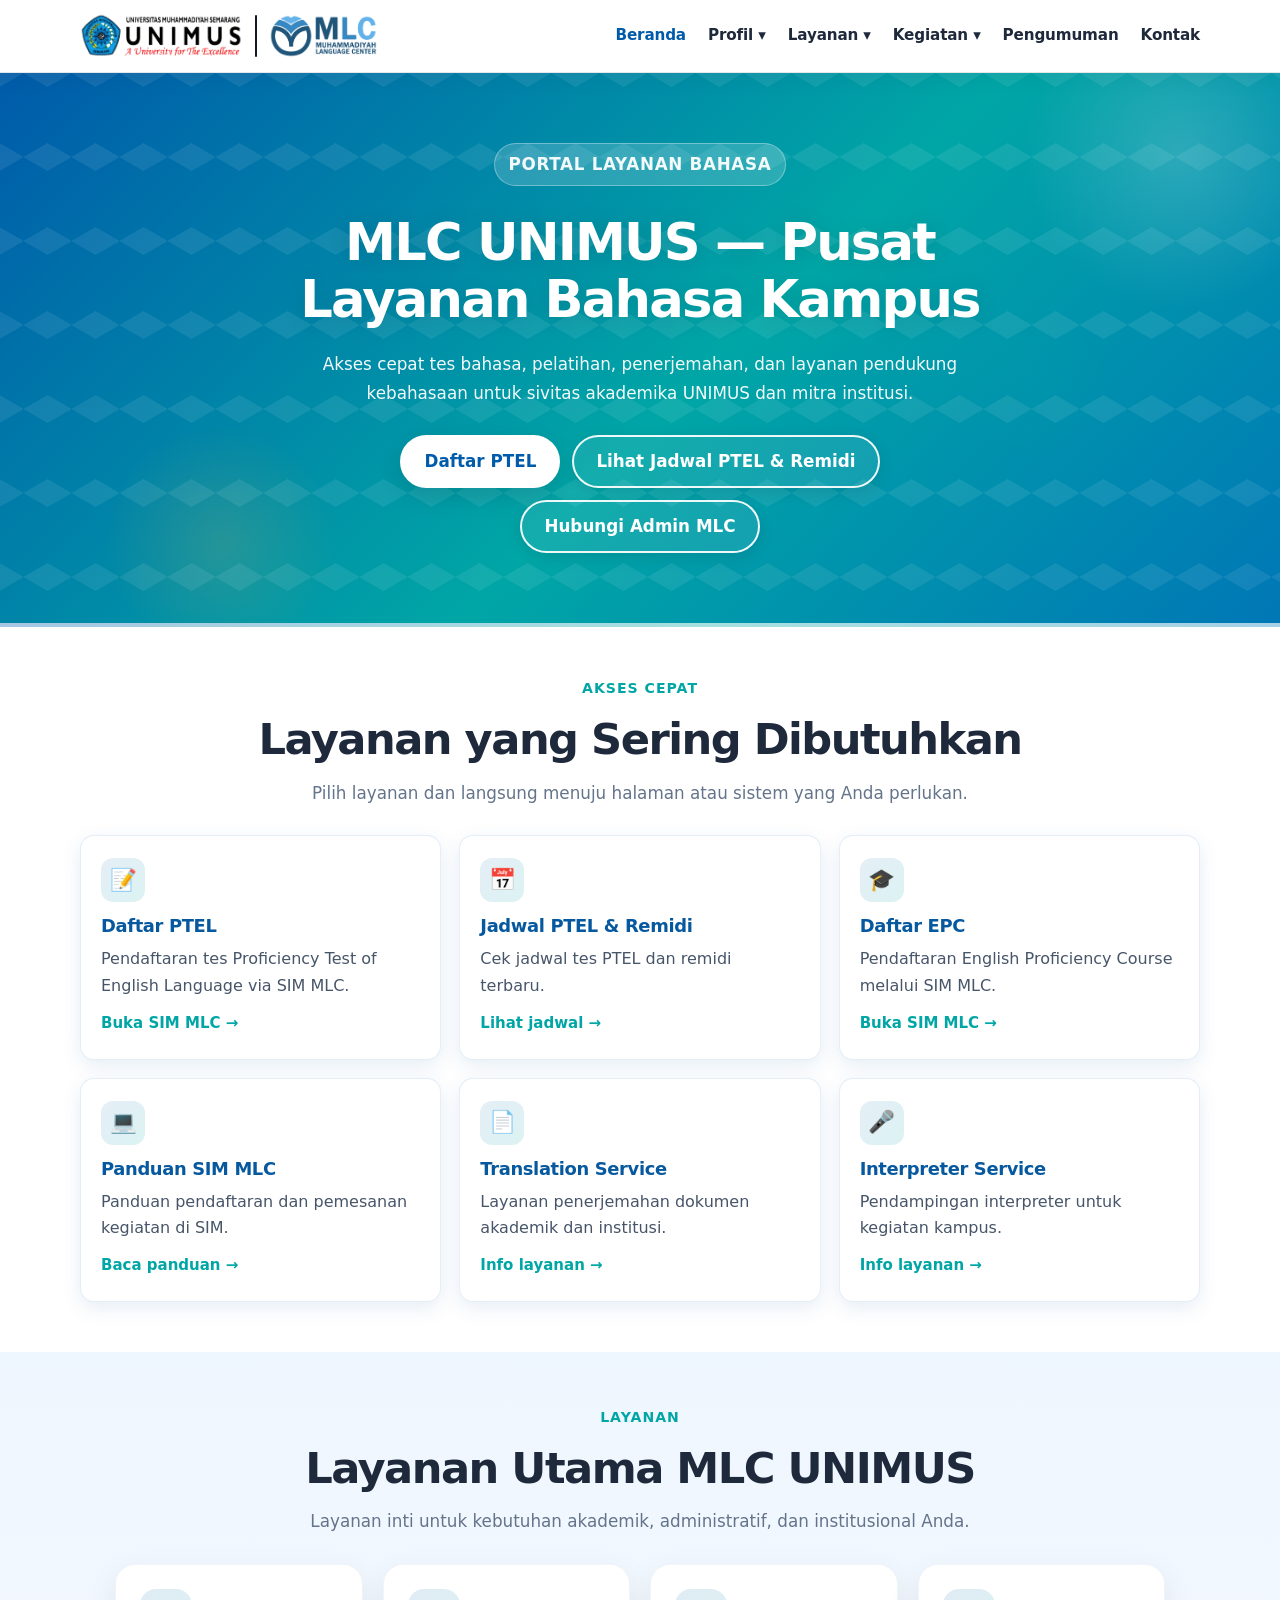
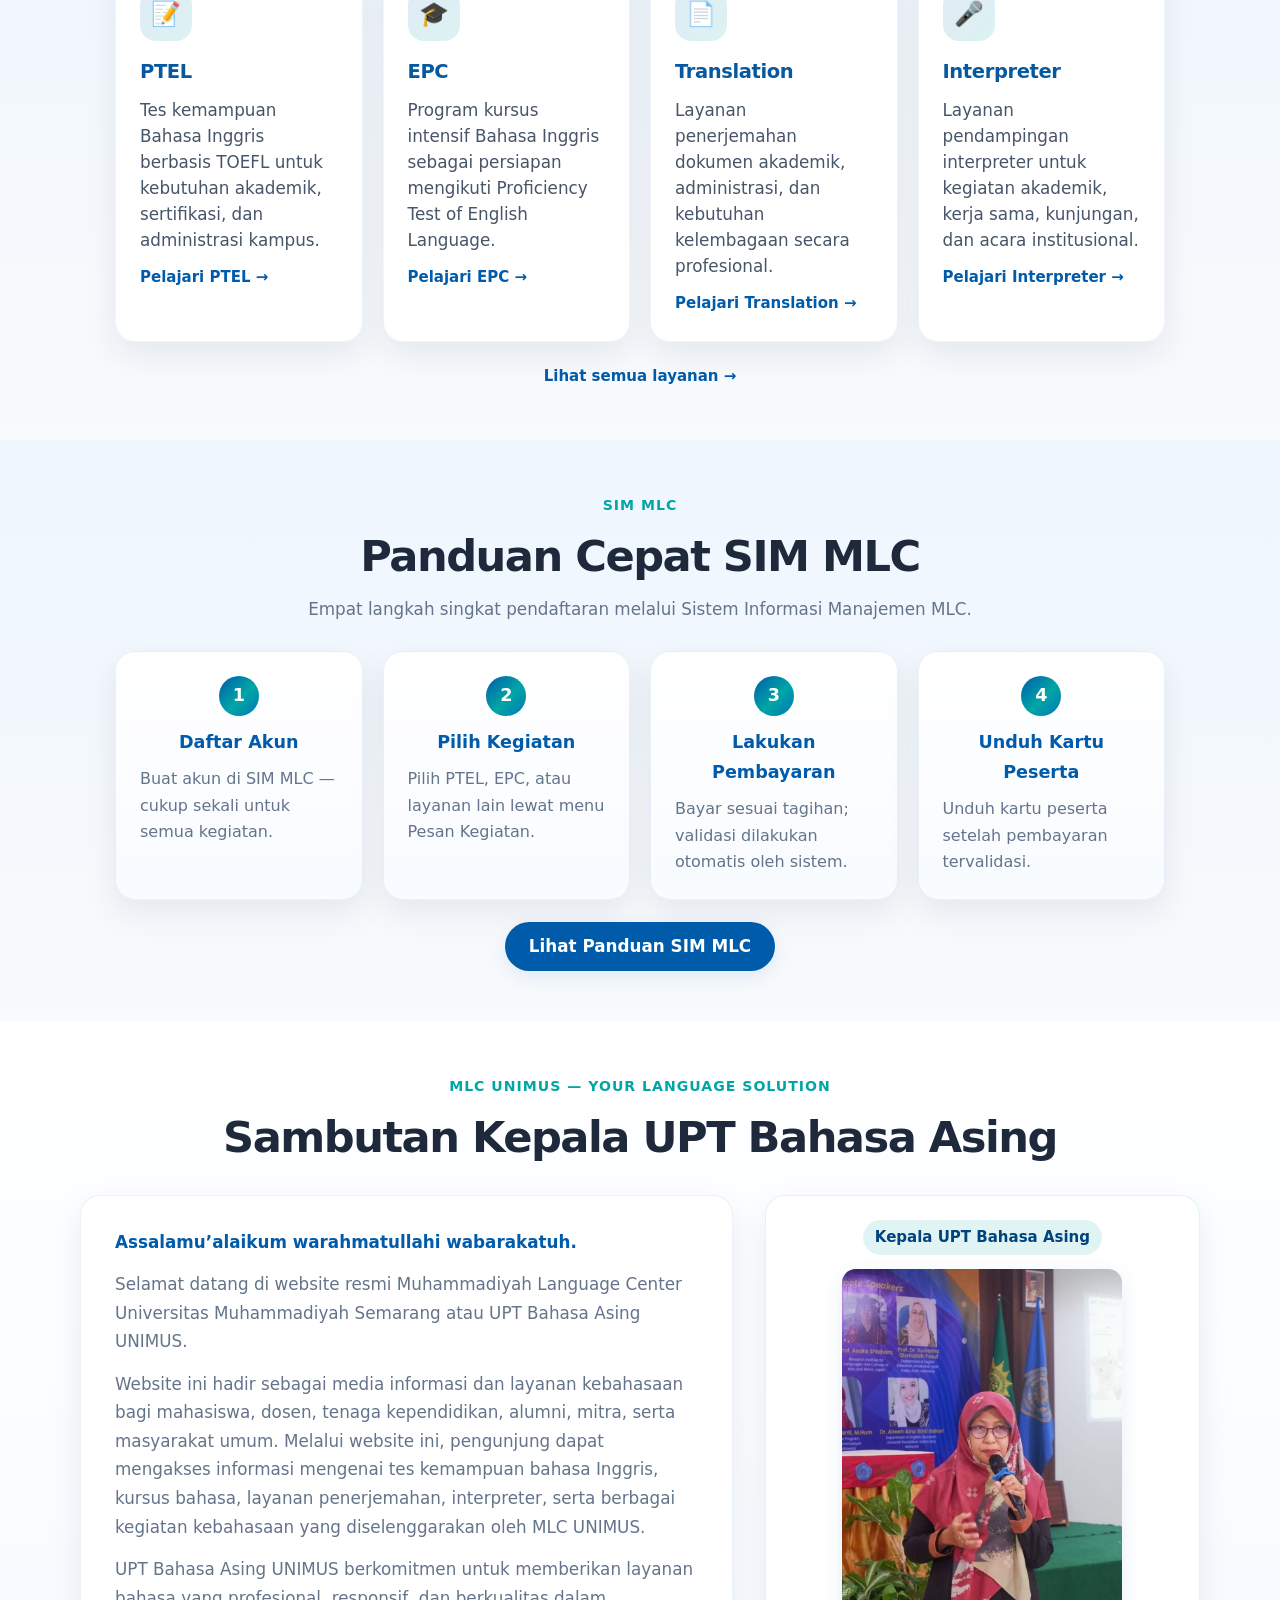
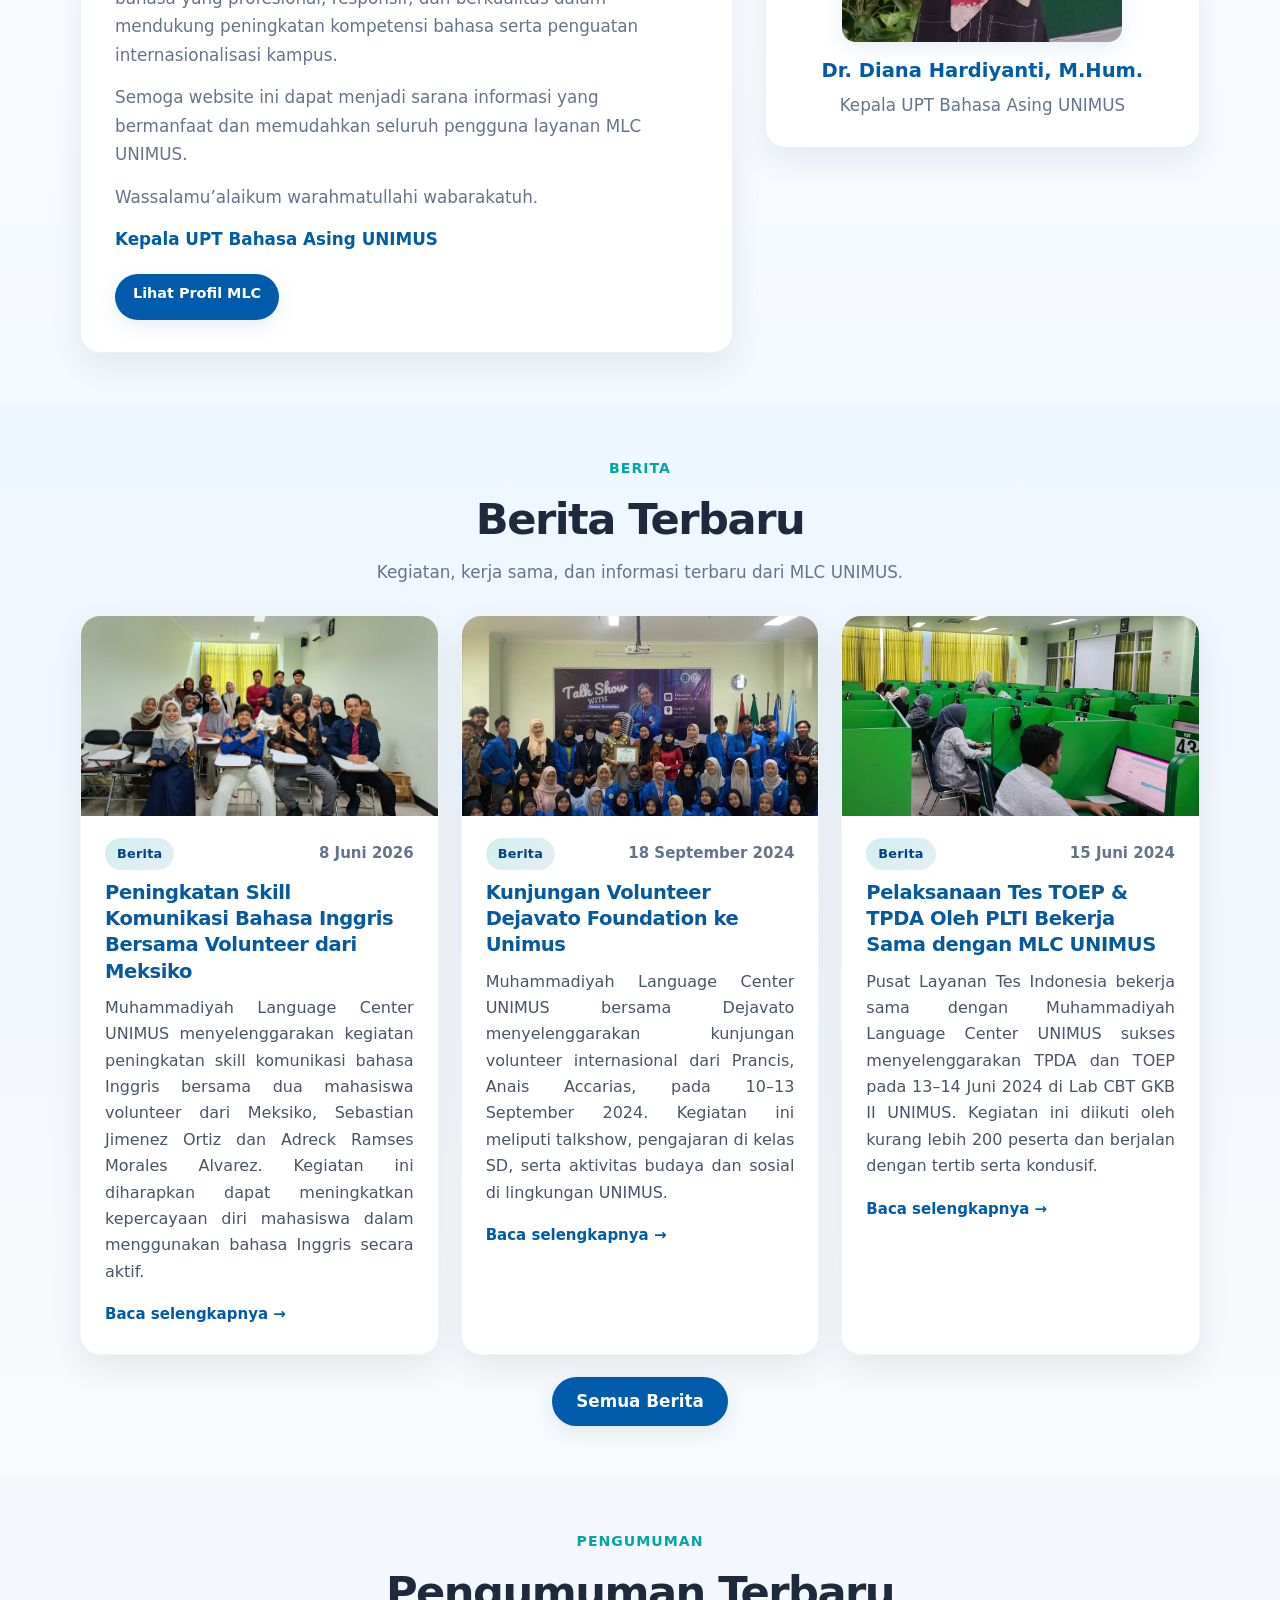
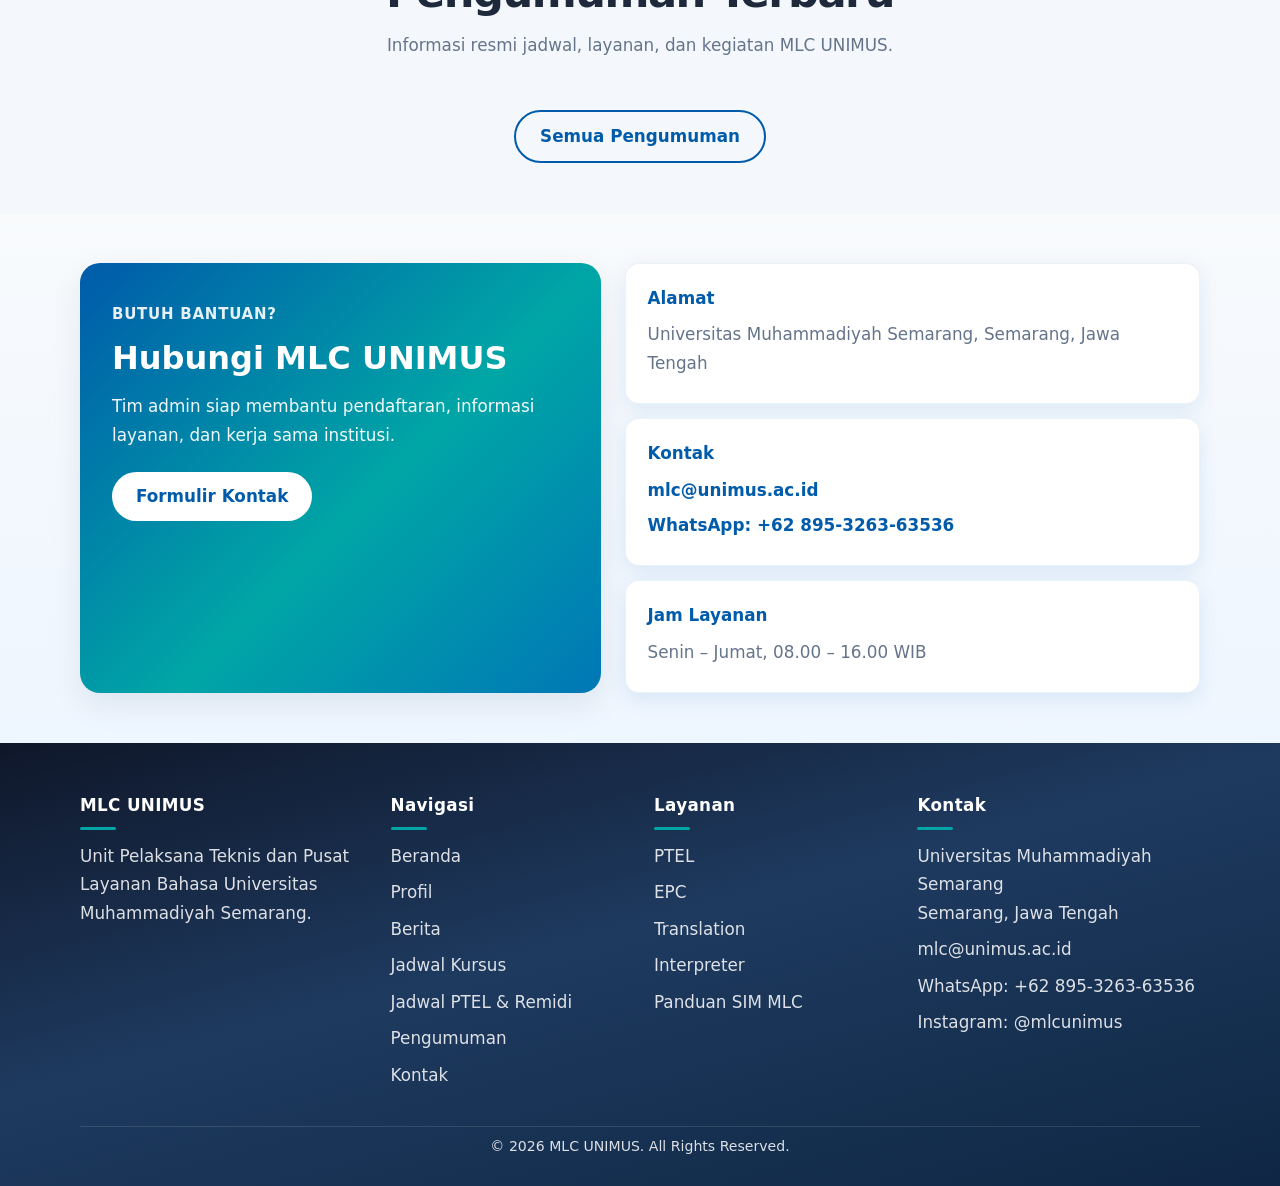
<file: index.html>
<!DOCTYPE html>
<html lang="id">
<head>
  <meta charset="UTF-8" />
  <meta name="viewport" content="width=device-width, initial-scale=1.0" />
  <title>Beranda | MLC UNIMUS</title>
  <link rel="stylesheet" href="styles.css" />
</head>
<body data-page="beranda">

  <div id="site-header"></div>

  <main>
    <section class="hero hero-modern hero-service">
      <div class="hero-deco" aria-hidden="true">
        <span class="hero-blob hero-blob-1"></span>
        <span class="hero-blob hero-blob-2"></span>
        <span class="hero-blob hero-blob-3"></span>
        <span class="hero-pattern"></span>
      </div>
      <div class="container hero-service-inner">
        <p class="hero-eyebrow">Portal Layanan Bahasa</p>
        <h1>MLC UNIMUS — Pusat Layanan Bahasa Kampus</h1>
        <p class="hero-lead">
          Akses cepat tes bahasa, pelatihan, penerjemahan, dan layanan pendukung kebahasaan
          untuk sivitas akademika UNIMUS dan mitra institusi.
        </p>
        <div class="button-group hero-actions">
          <a href="http://sim.mlc.unimus.ac.id" class="btn btn-primary" target="_blank" rel="noopener">Daftar PTEL</a>
          <a href="jadwal-ptel-remidi.html" class="btn btn-outline">Lihat Jadwal PTEL &amp; Remidi</a>
          <a href="kontak.html" class="btn btn-outline">Hubungi Admin MLC</a>
        </div>
      </div>
    </section>

    <section class="section-quick-access">
      <div class="container">
        <div class="section-title section-title-center">
          <span>Akses Cepat</span>
          <h2>Layanan yang Sering Dibutuhkan</h2>
          <p>Pilih layanan dan langsung menuju halaman atau sistem yang Anda perlukan.</p>
        </div>

        <div class="quick-access-grid">
          <a href="http://sim.mlc.unimus.ac.id" class="quick-card" target="_blank" rel="noopener">
            <span class="quick-icon" aria-hidden="true">📝</span>
            <h3>Daftar PTEL</h3>
            <p>Pendaftaran tes Proficiency Test of English Language via SIM MLC.</p>
            <span class="quick-link">Buka SIM MLC →</span>
          </a>

          <a href="jadwal-ptel-remidi.html" class="quick-card">
            <span class="quick-icon" aria-hidden="true">📅</span>
            <h3>Jadwal PTEL &amp; Remidi</h3>
            <p>Cek jadwal tes PTEL dan remidi terbaru.</p>
            <span class="quick-link">Lihat jadwal →</span>
          </a>

          <a href="http://sim.mlc.unimus.ac.id" class="quick-card" target="_blank" rel="noopener">
            <span class="quick-icon" aria-hidden="true">🎓</span>
            <h3>Daftar EPC</h3>
            <p>Pendaftaran English Proficiency Course melalui SIM MLC.</p>
            <span class="quick-link">Buka SIM MLC →</span>
          </a>

          <a href="panduan-sim.html" class="quick-card">
            <span class="quick-icon" aria-hidden="true">💻</span>
            <h3>Panduan SIM MLC</h3>
            <p>Panduan pendaftaran dan pemesanan kegiatan di SIM.</p>
            <span class="quick-link">Baca panduan →</span>
          </a>

          <a href="translation.html" class="quick-card">
            <span class="quick-icon" aria-hidden="true">📄</span>
            <h3>Translation Service</h3>
            <p>Layanan penerjemahan dokumen akademik dan institusi.</p>
            <span class="quick-link">Info layanan →</span>
          </a>

          <a href="interpreter.html" class="quick-card">
            <span class="quick-icon" aria-hidden="true">🎤</span>
            <h3>Interpreter Service</h3>
            <p>Pendampingan interpreter untuk kegiatan kampus.</p>
            <span class="quick-link">Info layanan →</span>
          </a>
        </div>
      </div>
    </section>

    <section class="section-alt">
      <div class="container">
        <div class="section-title">
          <span>Layanan</span>
          <h2>Layanan Utama MLC UNIMUS</h2>
          <p>Layanan inti untuk kebutuhan akademik, administratif, dan institusional Anda.</p>
        </div>

        <div class="cards cards-services-4 service-cards-modern">
          <a href="ptel.html" class="card service-card">
            <div class="icon">📝</div>
            <h3>PTEL</h3>
            <p>
              Tes kemampuan Bahasa Inggris berbasis TOEFL untuk kebutuhan akademik,
              sertifikasi, dan administrasi kampus.
            </p>
            <span class="card-cta">Pelajari PTEL →</span>
          </a>

          <a href="epc.html" class="card service-card">
            <div class="icon">🎓</div>
            <h3>EPC</h3>
            <p>
              Program kursus intensif Bahasa Inggris sebagai persiapan mengikuti
              Proficiency Test of English Language.
            </p>
            <span class="card-cta">Pelajari EPC →</span>
          </a>

          <a href="translation.html" class="card service-card">
            <div class="icon">📄</div>
            <h3>Translation</h3>
            <p>
              Layanan penerjemahan dokumen akademik, administrasi, dan kebutuhan
              kelembagaan secara profesional.
            </p>
            <span class="card-cta">Pelajari Translation →</span>
          </a>

          <a href="interpreter.html" class="card service-card">
            <div class="icon">🎤</div>
            <h3>Interpreter</h3>
            <p>
              Layanan pendampingan interpreter untuk kegiatan akademik, kerja sama,
              kunjungan, dan acara institusional.
            </p>
            <span class="card-cta">Pelajari Interpreter →</span>
          </a>
        </div>

        <p class="preview-row">
          <a href="layanan.html" class="read-more">Lihat semua layanan →</a>
        </p>
      </div>
    </section>

    <section class="section-alt section-sim">
      <div class="container">
        <div class="section-title">
          <span>SIM MLC</span>
          <h2>Panduan Cepat SIM MLC</h2>
          <p>Empat langkah singkat pendaftaran melalui Sistem Informasi Manajemen MLC.</p>
        </div>

        <div class="step-cards step-cards-modern">
          <div class="step-card">
            <div class="step-num">1</div>
            <h3>Daftar Akun</h3>
            <p>Buat akun di SIM MLC — cukup sekali untuk semua kegiatan.</p>
          </div>

          <div class="step-card">
            <div class="step-num">2</div>
            <h3>Pilih Kegiatan</h3>
            <p>Pilih PTEL, EPC, atau layanan lain lewat menu Pesan Kegiatan.</p>
          </div>

          <div class="step-card">
            <div class="step-num">3</div>
            <h3>Lakukan Pembayaran</h3>
            <p>Bayar sesuai tagihan; validasi dilakukan otomatis oleh sistem.</p>
          </div>

          <div class="step-card">
            <div class="step-num">4</div>
            <h3>Unduh Kartu Peserta</h3>
            <p>Unduh kartu peserta setelah pembayaran tervalidasi.</p>
          </div>
        </div>

        <p class="preview-row">
          <a href="panduan-sim.html" class="btn btn-solid-primary">Lihat Panduan SIM MLC</a>
        </p>
      </div>
    </section>

    <section class="welcome-leader-section">
      <div class="container">
        <div class="section-title section-title-center">
          <span>MLC UNIMUS — Your Language Solution</span>
          <h2>Sambutan Kepala UPT Bahasa Asing</h2>
        </div>

        <div class="welcome-leader-grid">
          <div class="leader-message-card">
            <p>Assalamu&rsquo;alaikum warahmatullahi wabarakatuh.</p>
            <p>
              Selamat datang di website resmi Muhammadiyah Language Center Universitas Muhammadiyah
              Semarang atau UPT Bahasa Asing UNIMUS.
            </p>
            <p>
              Website ini hadir sebagai media informasi dan layanan kebahasaan bagi mahasiswa, dosen,
              tenaga kependidikan, alumni, mitra, serta masyarakat umum. Melalui website ini, pengunjung
              dapat mengakses informasi mengenai tes kemampuan bahasa Inggris, kursus bahasa, layanan
              penerjemahan, interpreter, serta berbagai kegiatan kebahasaan yang diselenggarakan oleh
              MLC UNIMUS.
            </p>
            <p>
              UPT Bahasa Asing UNIMUS berkomitmen untuk memberikan layanan bahasa yang profesional,
              responsif, dan berkualitas dalam mendukung peningkatan kompetensi bahasa serta penguatan
              internasionalisasi kampus.
            </p>
            <p>
              Semoga website ini dapat menjadi sarana informasi yang bermanfaat dan memudahkan seluruh
              pengguna layanan MLC UNIMUS.
            </p>
            <p>Wassalamu&rsquo;alaikum warahmatullahi wabarakatuh.</p>
            <p class="leader-sign">Kepala UPT Bahasa Asing UNIMUS</p>
            <a href="profil.html" class="btn btn-sm btn-solid-primary">Lihat Profil MLC</a>
          </div>

          <div class="leader-photo-card">
            <span class="leader-photo-label">Kepala UPT Bahasa Asing</span>
            <div class="leader-photo-wrap">
              <img src="images/upt.jpg" alt="Foto Kepala UPT Bahasa Asing UNIMUS">
            </div>
            <h3>Dr. Diana Hardiyanti, M.Hum.</h3>
            <p>Kepala UPT Bahasa Asing UNIMUS</p>
          </div>
        </div>
      </div>
    </section>

    <section class="section-alt">
      <div class="container">
        <div class="section-title">
          <span>Berita</span>
          <h2>Berita Terbaru</h2>
          <p>Kegiatan, kerja sama, dan informasi terbaru dari MLC UNIMUS.</p>
        </div>

        <div id="home-berita" class="news-grid"></div>

        <div class="preview-row">
          <a href="berita.html" class="btn btn-solid-primary">Semua Berita</a>
        </div>
      </div>
    </section>

    <section>
      <div class="container">
        <div class="section-title">
          <span>Pengumuman</span>
          <h2>Pengumuman Terbaru</h2>
          <p>Informasi resmi jadwal, layanan, dan kegiatan MLC UNIMUS.</p>
        </div>

        <div id="home-pengumuman" class="announcement-list announcement-list-modern"></div>

        <div class="preview-row">
          <a href="pengumuman.html" class="btn btn-outline btn-outline-primary">Semua Pengumuman</a>
        </div>
      </div>
    </section>

    <section class="section-contact-home">
      <div class="container">
        <div class="contact-panel">
          <div class="contact-panel-intro">
            <span>Butuh Bantuan?</span>
            <h2>Hubungi MLC UNIMUS</h2>
            <p>Tim admin siap membantu pendaftaran, informasi layanan, dan kerja sama institusi.</p>
            <a href="kontak.html" class="btn btn-primary">Formulir Kontak</a>
          </div>

          <div class="contact-panel-cards">
            <div class="contact-panel-card">
              <strong>Alamat</strong>
              <p>Universitas Muhammadiyah Semarang, Semarang, Jawa Tengah</p>
            </div>
            <div class="contact-panel-card">
              <strong>Kontak</strong>
              <p><a href="mailto:mlc@unimus.ac.id">mlc@unimus.ac.id</a></p>
              <p><a href="https://wa.me/62895326363536" target="_blank" rel="noopener">WhatsApp: +62 895-3263-63536</a></p>
            </div>
            <div class="contact-panel-card">
              <strong>Jam Layanan</strong>
              <p>Senin – Jumat, 08.00 – 16.00 WIB</p>
            </div>
          </div>
        </div>
      </div>
    </section>
  </main>

  <div id="site-footer"></div>

  <script src="data.js"></script>
  <script src="main.js"></script>
</body>
</html>
</file>
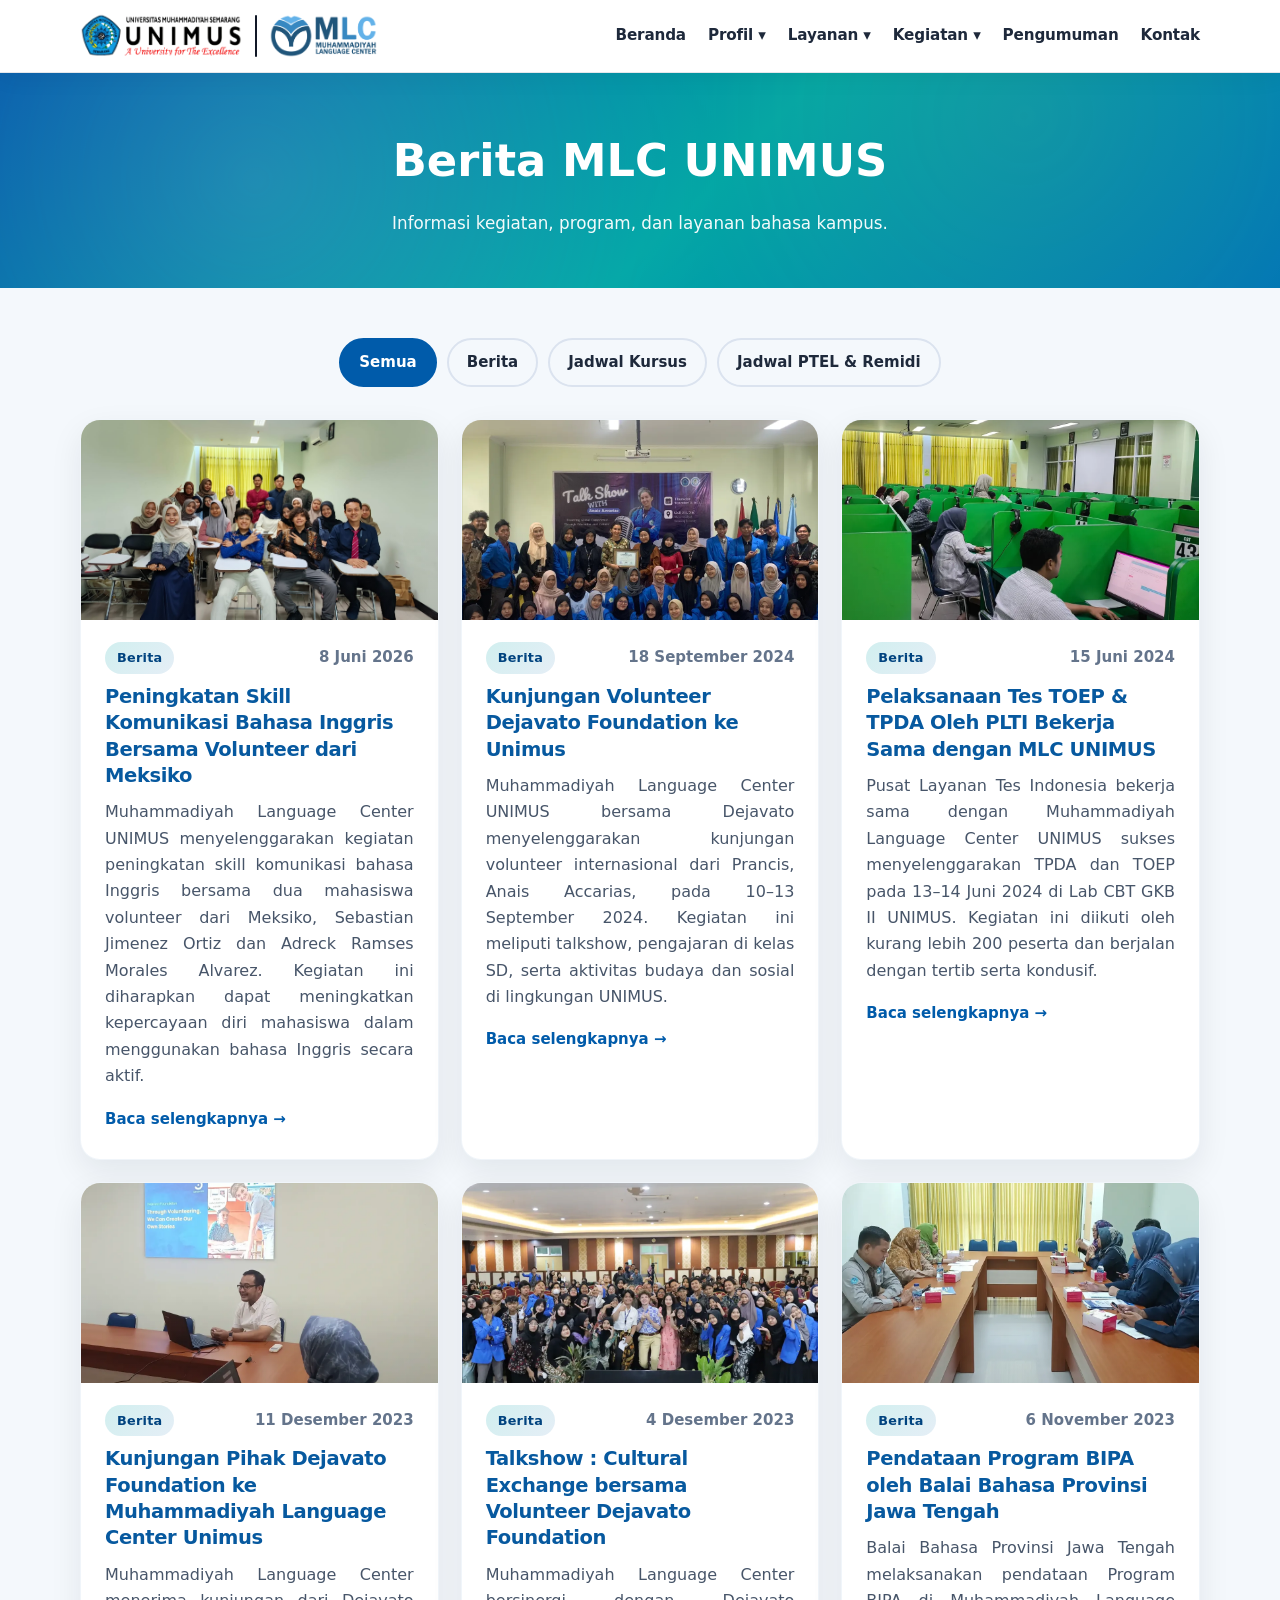
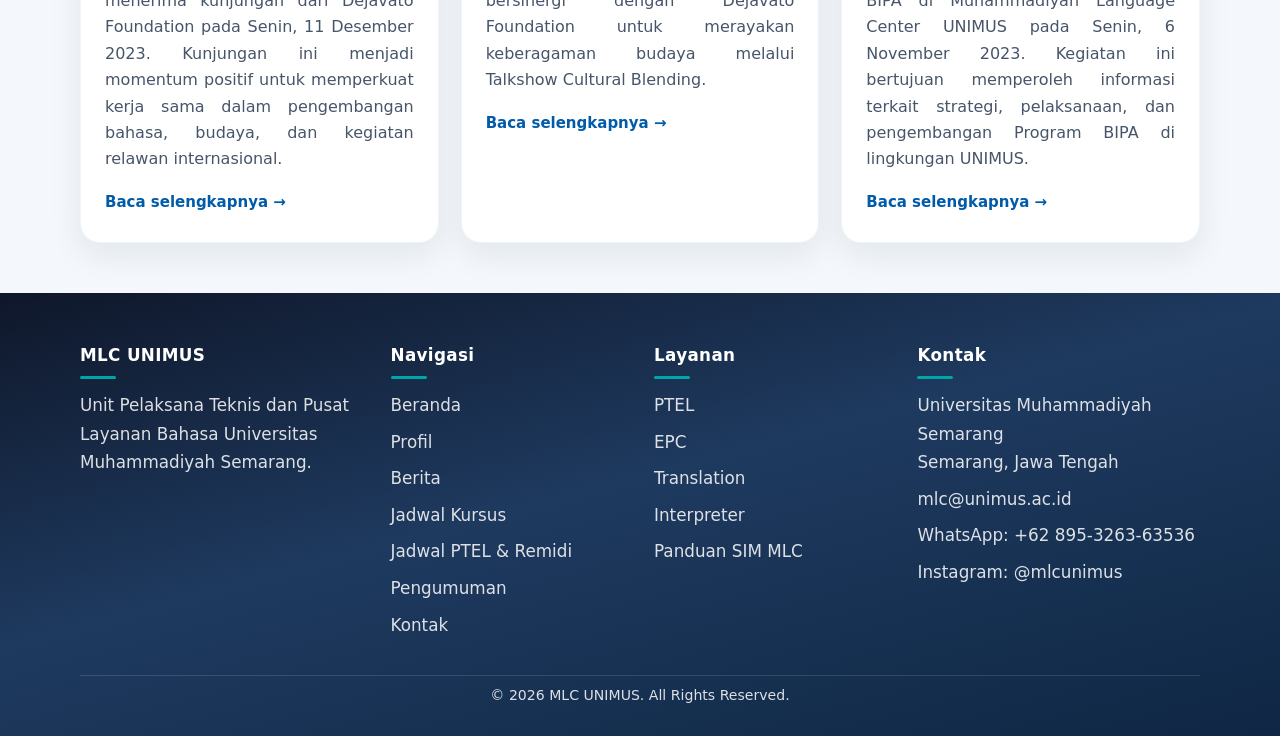
<file: berita.html>
<!DOCTYPE html>
<html lang="id">
<head>
  <meta charset="UTF-8" />
  <meta name="viewport" content="width=device-width, initial-scale=1.0" />
  <title>Berita | MLC UNIMUS</title>
  <link rel="stylesheet" href="styles.css" />
</head>
<body data-page="berita">

  <div id="site-header"></div>

  <main>
    <section class="page-banner">
      <div class="container">
        <h1>Berita MLC UNIMUS</h1>
        <p>Informasi kegiatan, program, dan layanan bahasa kampus.</p>
      </div>
    </section>

    <section>
      <div class="container">
        <div id="berita-filter" class="filter-bar"></div>
        <div id="berita-list"></div>
      </div>
    </section>
  </main>

  <div id="site-footer"></div>

  <script src="data.js"></script>
  <script src="main.js"></script>
</body>
</html>
</file>
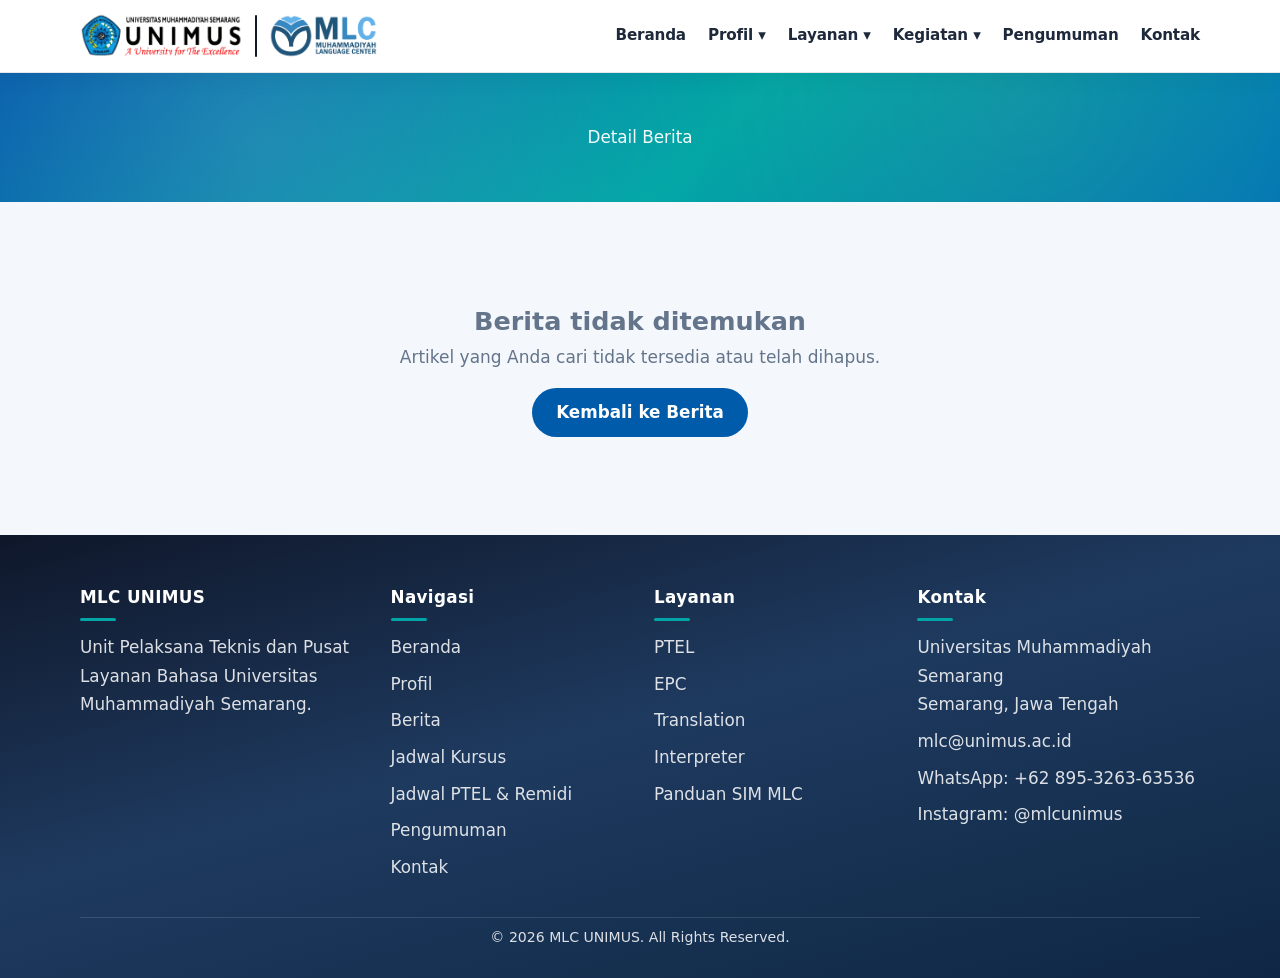
<file: detail-berita.html>
<!DOCTYPE html>
<html lang="id">
<head>
  <meta charset="UTF-8" />
  <meta name="viewport" content="width=device-width, initial-scale=1.0" />
  <title>Detail Berita | MLC UNIMUS</title>
  <link rel="stylesheet" href="styles.css" />
</head>
<body data-page="detail-berita">

  <div id="site-header"></div>

  <main>
    <section class="page-banner page-banner-sm">
      <div class="container">
        <p>Detail Berita</p>
      </div>
    </section>

    <section>
      <div class="container">
        <div id="berita-detail"></div>
      </div>
    </section>
  </main>

  <div id="site-footer"></div>

  <script src="data.js"></script>
  <script src="main.js"></script>
</body>
</html>
</file>
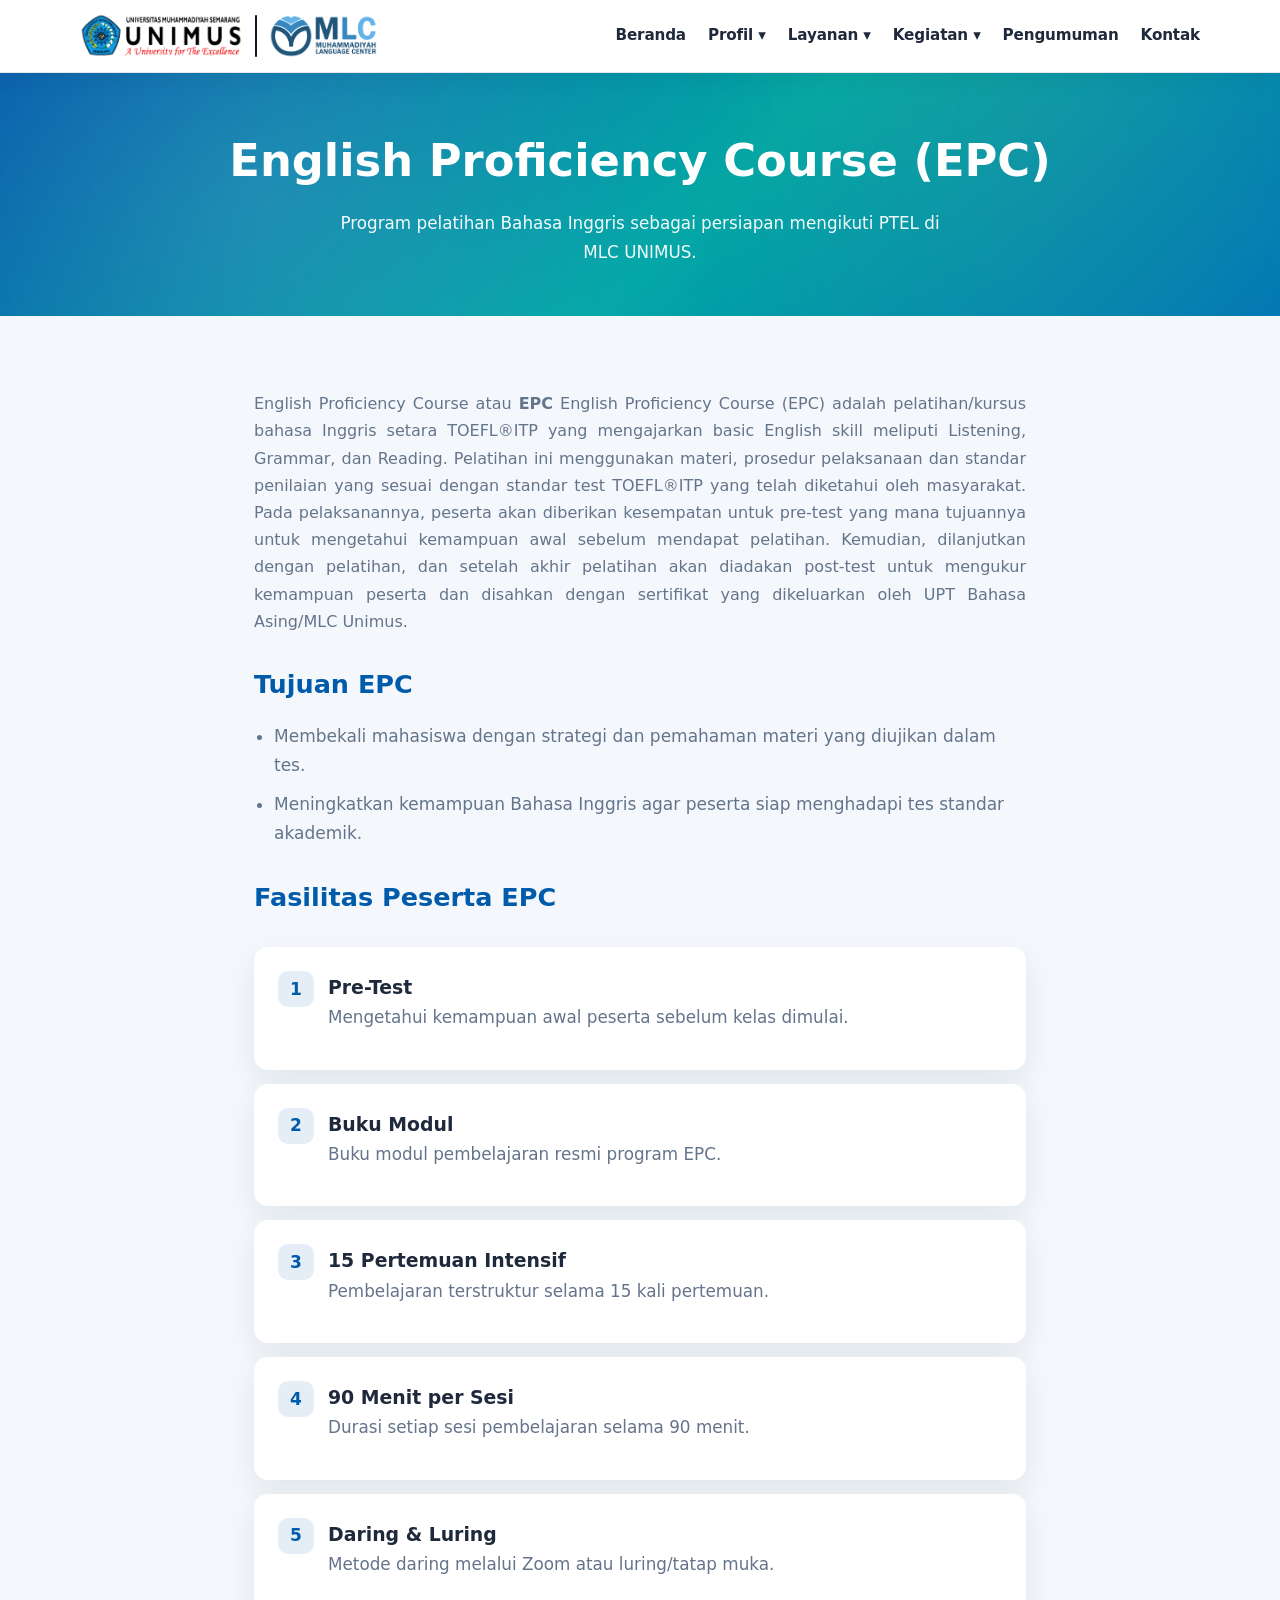
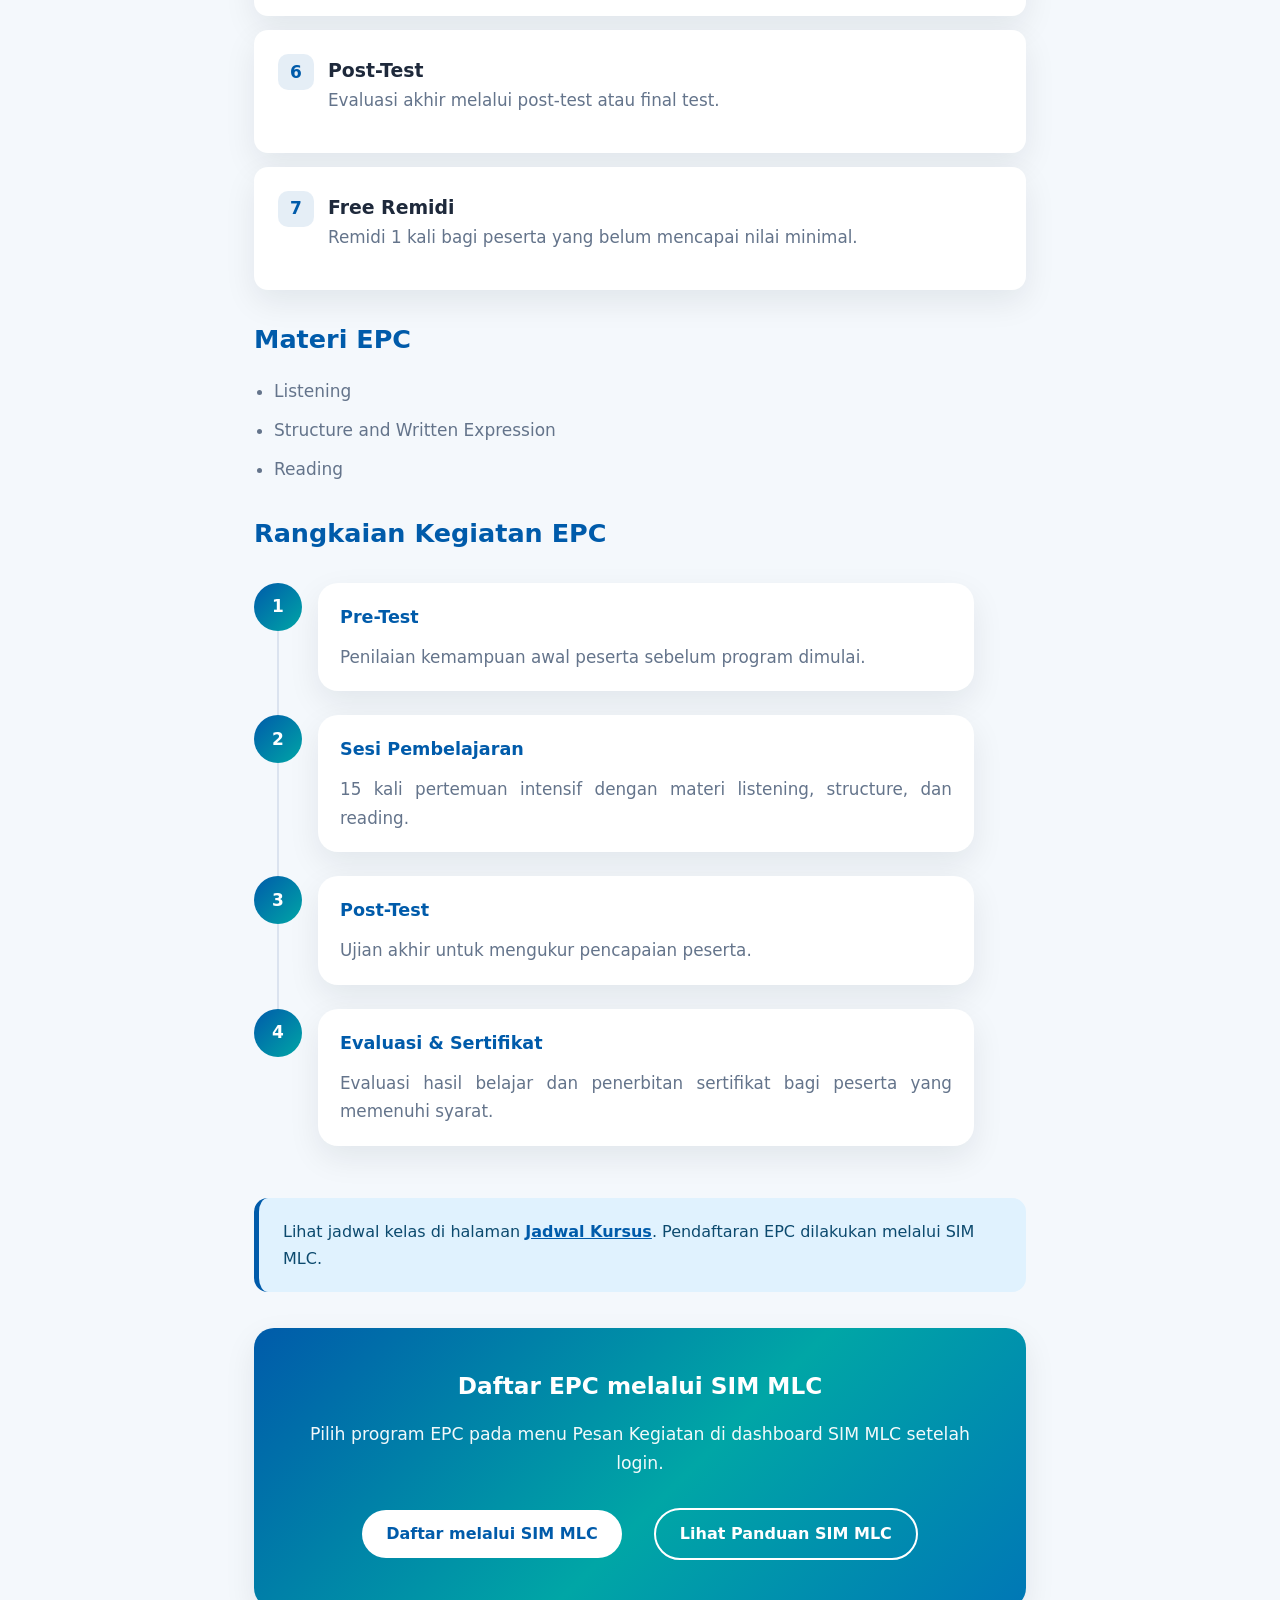
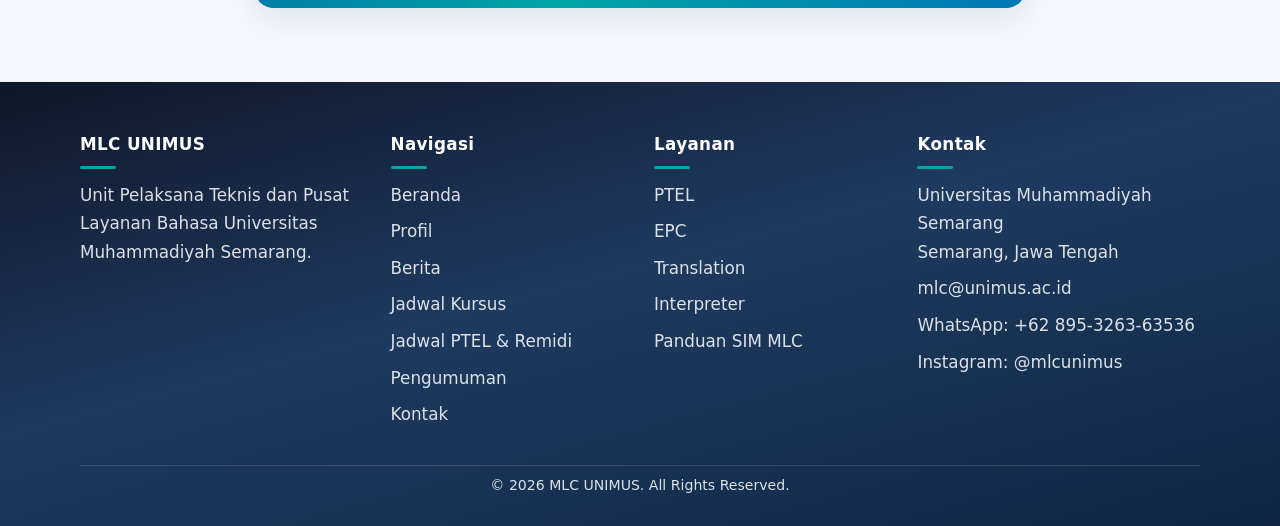
<file: epc.html>
<!DOCTYPE html>
<html lang="id">
<head>
  <meta charset="UTF-8" />
  <meta name="viewport" content="width=device-width, initial-scale=1.0" />
  <title>EPC | MLC UNIMUS</title>
  <link rel="stylesheet" href="styles.css" />
</head>
<body data-page="epc">

  <div id="site-header"></div>

  <main>
    <section class="page-banner">
      <div class="container">
        <h1>English Proficiency Course (EPC)</h1>
        <p>Program pelatihan Bahasa Inggris sebagai persiapan mengikuti PTEL di MLC UNIMUS.</p>
      </div>
    </section>

    <section>
      <div class="container content-block">
        <p>
          English Proficiency Course atau <strong>EPC</strong> English Proficiency Course (EPC) adalah pelatihan/kursus bahasa Inggris setara TOEFL®ITP yang mengajarkan basic English skill meliputi Listening, Grammar, dan Reading. Pelatihan ini menggunakan materi, prosedur pelaksanaan dan standar penilaian yang sesuai dengan standar test TOEFL®ITP yang telah diketahui oleh masyarakat. Pada pelaksanannya, peserta akan diberikan kesempatan untuk pre-test yang mana tujuannya untuk mengetahui kemampuan awal sebelum mendapat pelatihan. Kemudian, dilanjutkan dengan pelatihan, dan setelah akhir pelatihan akan diadakan post-test untuk mengukur kemampuan peserta dan disahkan dengan sertifikat yang dikeluarkan oleh UPT Bahasa Asing/MLC Unimus.
        </p>

        <h2 style="color:var(--primary);margin:28px 0 12px;">Tujuan EPC</h2>
        <ul class="content-list">
          <li>Membekali mahasiswa dengan strategi dan pemahaman materi yang diujikan dalam tes.</li>
          <li>Meningkatkan kemampuan Bahasa Inggris agar peserta siap menghadapi tes standar akademik.</li>
        </ul>

        <h2 style="color:var(--primary);margin:28px 0 12px;">Fasilitas Peserta EPC</h2>
        <div class="feature-list">
          <div class="feature-item"><span>1</span><div><strong>Pre-Test</strong><p>Mengetahui kemampuan awal peserta sebelum kelas dimulai.</p></div></div>
          <div class="feature-item"><span>2</span><div><strong>Buku Modul</strong><p>Buku modul pembelajaran resmi program EPC.</p></div></div>
          <div class="feature-item"><span>3</span><div><strong>15 Pertemuan Intensif</strong><p>Pembelajaran terstruktur selama 15 kali pertemuan.</p></div></div>
          <div class="feature-item"><span>4</span><div><strong>90 Menit per Sesi</strong><p>Durasi setiap sesi pembelajaran selama 90 menit.</p></div></div>
          <div class="feature-item"><span>5</span><div><strong>Daring &amp; Luring</strong><p>Metode daring melalui Zoom atau luring/tatap muka.</p></div></div>
          <div class="feature-item"><span>6</span><div><strong>Post-Test</strong><p>Evaluasi akhir melalui post-test atau final test.</p></div></div>
          <div class="feature-item"><span>7</span><div><strong>Free Remidi</strong><p>Remidi 1 kali bagi peserta yang belum mencapai nilai minimal.</p></div></div>
        </div>

        <h2 style="color:var(--primary);margin:28px 0 12px;">Materi EPC</h2>
        <ul class="content-list">
          <li>Listening</li>
          <li>Structure and Written Expression</li>
          <li>Reading</li>
        </ul>

        <h2 style="color:var(--primary);margin:28px 0 12px;">Rangkaian Kegiatan EPC</h2>
        <div class="guide-timeline">
          <div class="guide-timeline-item">
            <div class="guide-timeline-marker">1</div>
            <div class="guide-timeline-body"><h3>Pre-Test</h3><p>Penilaian kemampuan awal peserta sebelum program dimulai.</p></div>
          </div>
          <div class="guide-timeline-item">
            <div class="guide-timeline-marker">2</div>
            <div class="guide-timeline-body"><h3>Sesi Pembelajaran</h3><p>15 kali pertemuan intensif dengan materi listening, structure, dan reading.</p></div>
          </div>
          <div class="guide-timeline-item">
            <div class="guide-timeline-marker">3</div>
            <div class="guide-timeline-body"><h3>Post-Test</h3><p>Ujian akhir untuk mengukur pencapaian peserta.</p></div>
          </div>
          <div class="guide-timeline-item">
            <div class="guide-timeline-marker">4</div>
            <div class="guide-timeline-body"><h3>Evaluasi &amp; Sertifikat</h3><p>Evaluasi hasil belajar dan penerbitan sertifikat bagi peserta yang memenuhi syarat.</p></div>
          </div>
        </div>

        <div class="info-box">
          <p>Lihat jadwal kelas di halaman <a href="jadwal-kursus.html">Jadwal Kursus</a>. Pendaftaran EPC dilakukan melalui SIM MLC.</p>
        </div>

        <div class="cta-box">
          <h3>Daftar EPC melalui SIM MLC</h3>
          <p>Pilih program EPC pada menu Pesan Kegiatan di dashboard SIM MLC setelah login.</p>
          <a href="http://sim.mlc.unimus.ac.id" class="btn btn-primary" target="_blank" rel="noopener">Daftar melalui SIM MLC</a>
          &nbsp;
          <a href="panduan-sim.html" class="btn btn-outline">Lihat Panduan SIM MLC</a>
        </div>
      </div>
    </section>
  </main>

  <div id="site-footer"></div>
  <script src="data.js"></script>
  <script src="main.js"></script>
</body>
</html>
</file>
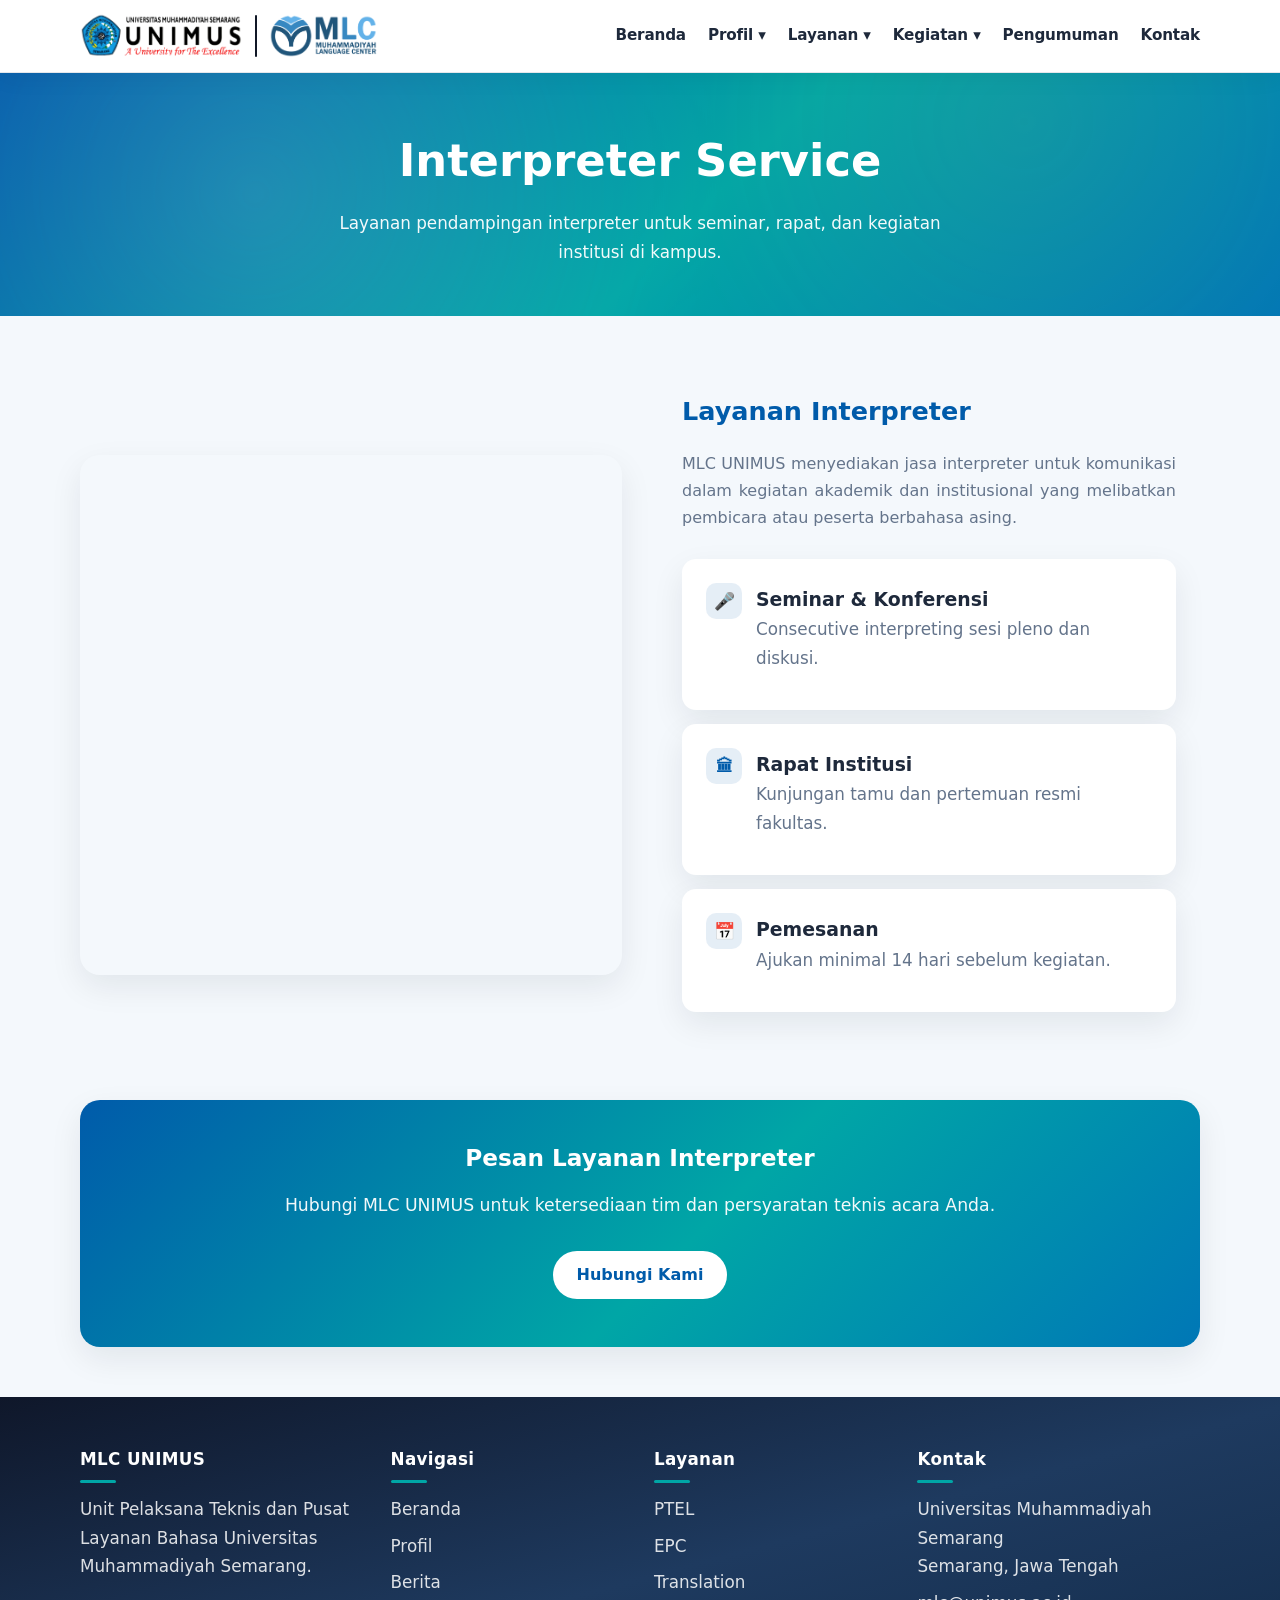
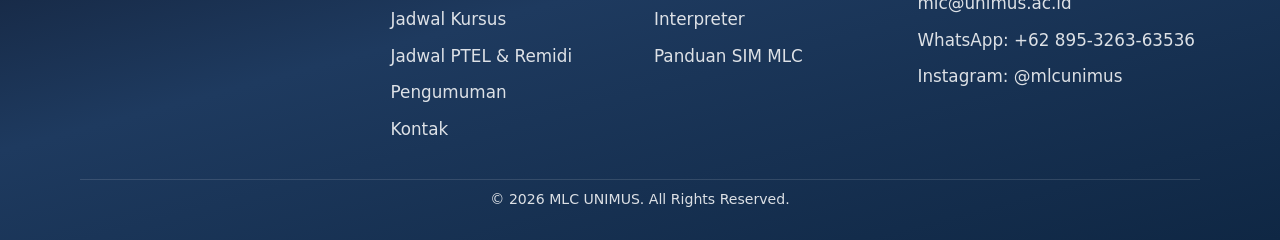
<file: interpreter.html>
<!DOCTYPE html>
<html lang="id">
<head>
  <meta charset="UTF-8" />
  <meta name="viewport" content="width=device-width, initial-scale=1.0" />
  <title>Interpreter | MLC UNIMUS</title>
  <link rel="stylesheet" href="styles.css" />
</head>
<body data-page="interpreter">

  <div id="site-header"></div>

  <main>
    <section class="page-banner">
      <div class="container">
        <h1>Interpreter Service</h1>
        <p>Layanan pendampingan interpreter untuk seminar, rapat, dan kegiatan institusi di kampus.</p>
      </div>
    </section>

    <section>
      <div class="container two-col">
        <div class="service-hero-image" style="background-image:url('https://images.unsplash.com/photo-1475721027785-f74eccf877e2?auto=format&fit=crop&w=900&q=80');"></div>
        <div class="content-block" style="margin:0;">
          <h2 style="color:var(--primary);margin-bottom:16px;">Layanan Interpreter</h2>
          <p>
            MLC UNIMUS menyediakan jasa interpreter untuk komunikasi dalam kegiatan akademik dan institusional
            yang melibatkan pembicara atau peserta berbahasa asing.
          </p>
          <div class="feature-list">
            <div class="feature-item"><span>🎤</span><div><strong>Seminar &amp; Konferensi</strong><p>Consecutive interpreting sesi pleno dan diskusi.</p></div></div>
            <div class="feature-item"><span>🏛</span><div><strong>Rapat Institusi</strong><p>Kunjungan tamu dan pertemuan resmi fakultas.</p></div></div>
            <div class="feature-item"><span>📅</span><div><strong>Pemesanan</strong><p>Ajukan minimal 14 hari sebelum kegiatan.</p></div></div>
          </div>
        </div>
      </div>
      <div class="container">
        <div class="cta-box">
          <h3>Pesan Layanan Interpreter</h3>
          <p>Hubungi MLC UNIMUS untuk ketersediaan tim dan persyaratan teknis acara Anda.</p>
          <a href="kontak.html" class="btn btn-primary">Hubungi Kami</a>
        </div>
      </div>
    </section>
  </main>

  <div id="site-footer"></div>
  <script src="data.js"></script>
  <script src="main.js"></script>
</body>
</html>
</file>
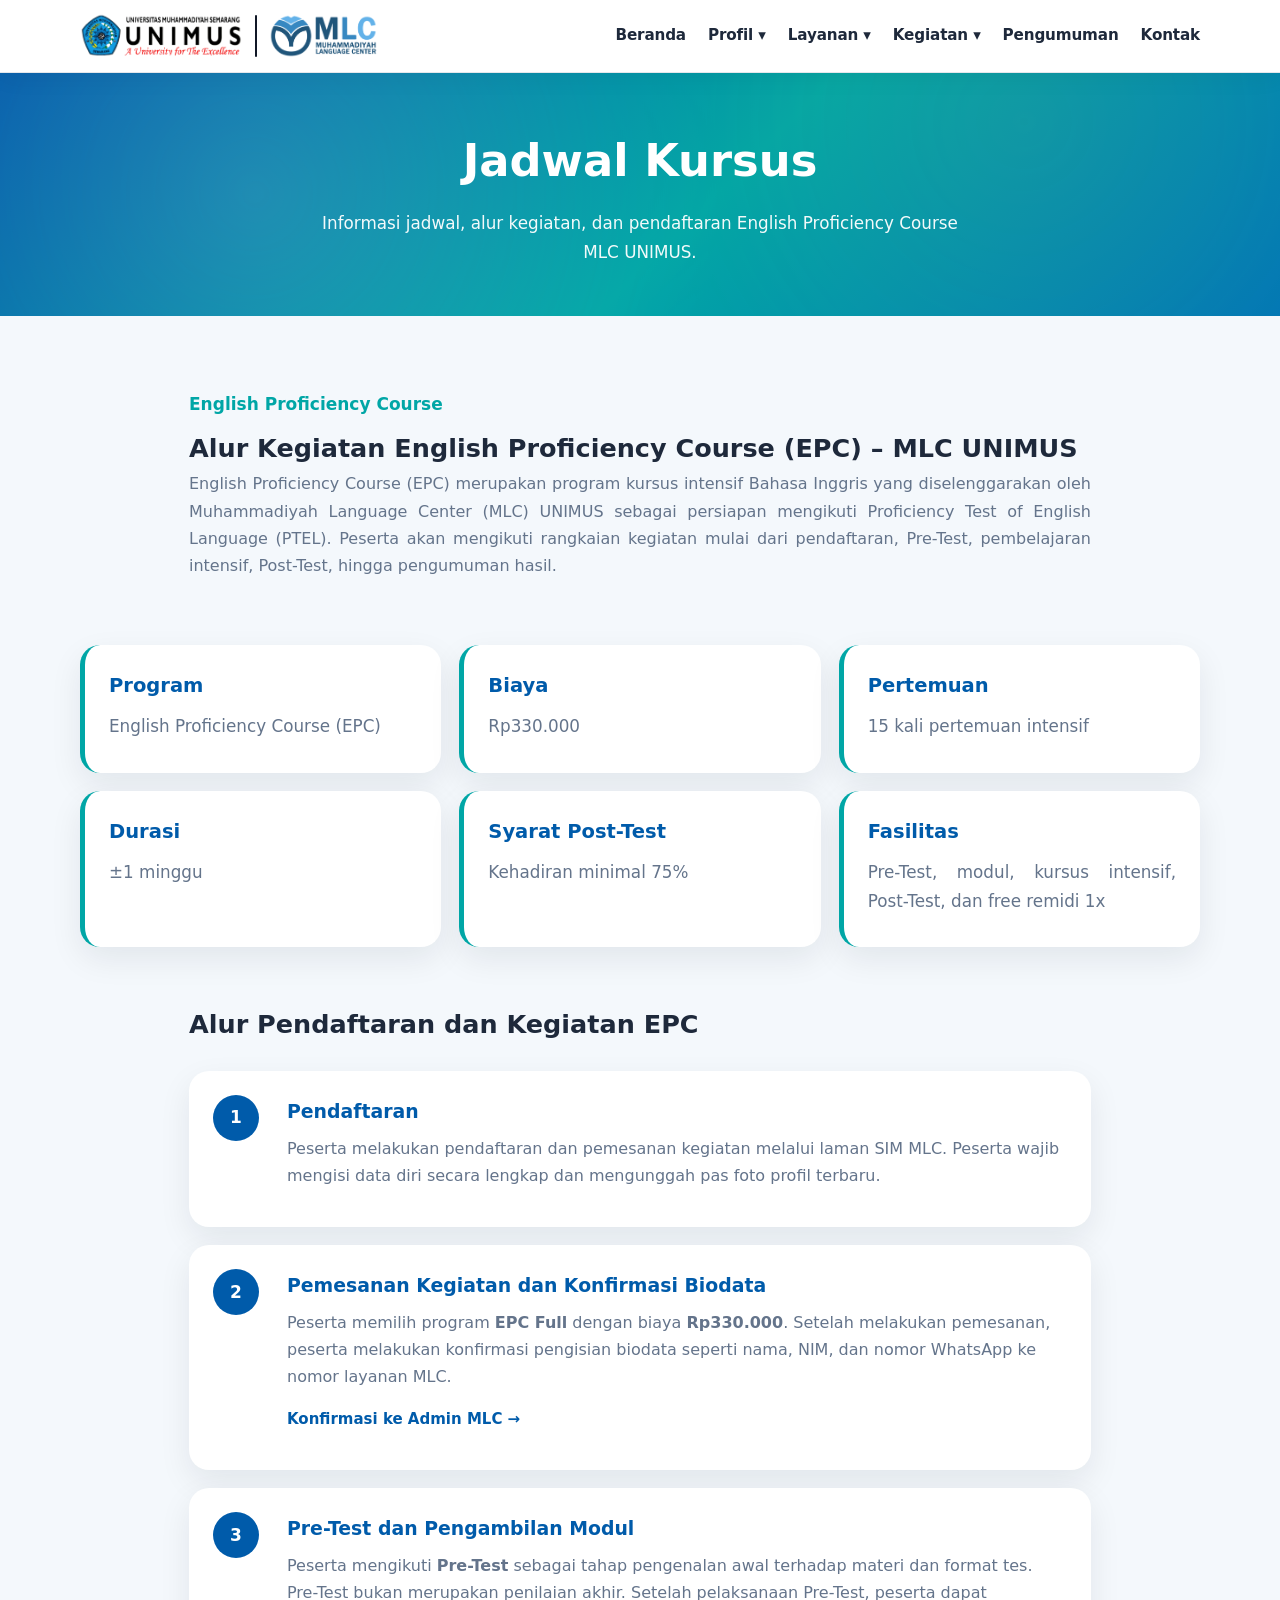
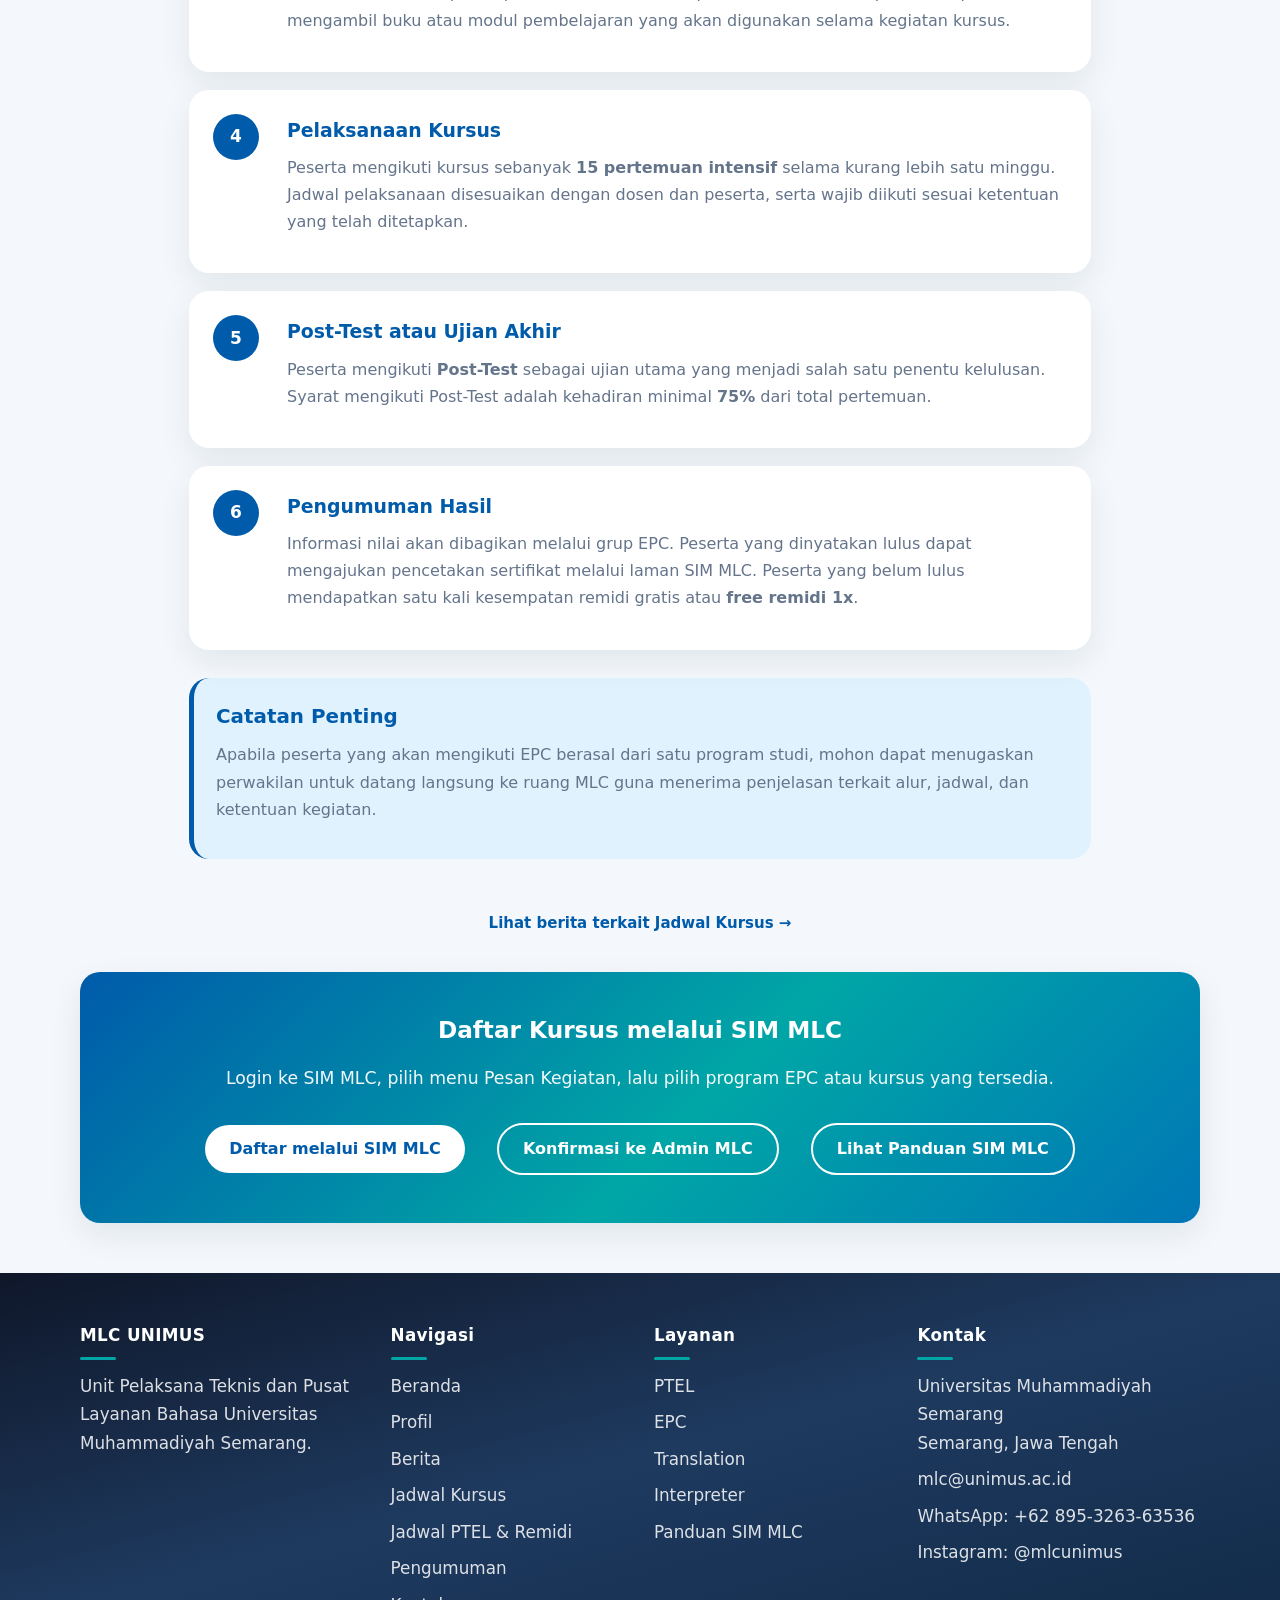
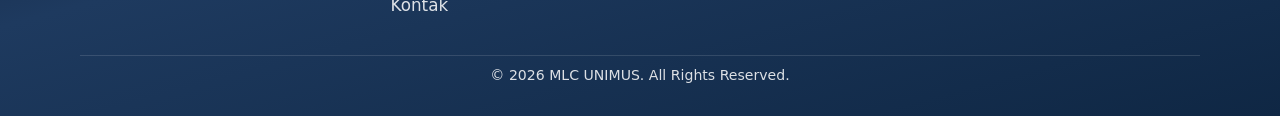
<file: jadwal-kursus.html>
<!DOCTYPE html>
<html lang="id">
<head>
  <meta charset="UTF-8" />
  <meta name="viewport" content="width=device-width, initial-scale=1.0" />
  <title>Jadwal Kursus | MLC UNIMUS</title>
  <link rel="stylesheet" href="styles.css" />
</head>
<body data-page="jadwal-kursus">

  <div id="site-header"></div>

  <main>
    <section class="page-banner">
      <div class="container">
        <h1>Jadwal Kursus</h1>
        <p>Informasi jadwal, alur kegiatan, dan pendaftaran English Proficiency Course MLC UNIMUS.</p>
      </div>
    </section>

    <section>
      <div class="container content-block" style="max-width:950px;">
        <span style="color: var(--secondary); font-weight: 800;">English Proficiency Course</span>
        <h2 style="margin-top:8px;">Alur Kegiatan English Proficiency Course (EPC) – MLC UNIMUS</h2>
        <p>
          English Proficiency Course (EPC) merupakan program kursus intensif Bahasa Inggris yang diselenggarakan
          oleh Muhammadiyah Language Center (MLC) UNIMUS sebagai persiapan mengikuti
          Proficiency Test of English Language (PTEL). Peserta akan mengikuti rangkaian kegiatan mulai dari
          pendaftaran, Pre-Test, pembelajaran intensif, Post-Test, hingga pengumuman hasil.
        </p>
      </div>

      <div class="container" style="margin-top:28px;">
        <div class="info-grid">
          <div class="info-card">
            <h3>Program</h3>
            <p>English Proficiency Course (EPC)</p>
          </div>
          <div class="info-card">
            <h3>Biaya</h3>
            <p>Rp330.000</p>
          </div>
          <div class="info-card">
            <h3>Pertemuan</h3>
            <p>15 kali pertemuan intensif</p>
          </div>
          <div class="info-card">
            <h3>Durasi</h3>
            <p>±1 minggu</p>
          </div>
          <div class="info-card">
            <h3>Syarat Post-Test</h3>
            <p>Kehadiran minimal 75%</p>
          </div>
          <div class="info-card">
            <h3>Fasilitas</h3>
            <p>Pre-Test, modul, kursus intensif, Post-Test, dan free remidi 1x</p>
          </div>
        </div>
      </div>

      <div class="container content-block" style="max-width:950px; margin-top:32px;">
        <h2>Alur Pendaftaran dan Kegiatan EPC</h2>

        <div class="steps-list">
          <div class="step-item">
            <div class="step-number">1</div>
            <div>
              <h3>Pendaftaran</h3>
              <p>
                Peserta melakukan pendaftaran dan pemesanan kegiatan melalui laman
                <a href="http://sim.mlc.unimus.ac.id" target="_blank" rel="noopener">SIM MLC</a>.
                Peserta wajib mengisi data diri secara lengkap dan mengunggah pas foto profil terbaru.
              </p>
            </div>
          </div>

          <div class="step-item">
            <div class="step-number">2</div>
            <div>
              <h3>Pemesanan Kegiatan dan Konfirmasi Biodata</h3>
              <p>
                Peserta memilih program <strong>EPC Full</strong> dengan biaya <strong>Rp330.000</strong>.
                Setelah melakukan pemesanan, peserta melakukan konfirmasi pengisian biodata seperti nama,
                NIM, dan nomor WhatsApp ke nomor layanan MLC.
              </p>
              <!-- Ganti nomor WhatsApp berikut dengan nomor resmi layanan MLC -->
              <p>
                <a href="https://wa.me/62895326363536" class="read-more" target="_blank" rel="noopener">
                  Konfirmasi ke Admin MLC →
                </a>
              </p>
            </div>
          </div>

          <div class="step-item">
            <div class="step-number">3</div>
            <div>
              <h3>Pre-Test dan Pengambilan Modul</h3>
              <p>
                Peserta mengikuti <strong>Pre-Test</strong> sebagai tahap pengenalan awal terhadap materi
                dan format tes. Pre-Test bukan merupakan penilaian akhir. Setelah pelaksanaan Pre-Test,
                peserta dapat mengambil buku atau modul pembelajaran yang akan digunakan selama kegiatan kursus.
              </p>
            </div>
          </div>

          <div class="step-item">
            <div class="step-number">4</div>
            <div>
              <h3>Pelaksanaan Kursus</h3>
              <p>
                Peserta mengikuti kursus sebanyak <strong>15 pertemuan intensif</strong> selama kurang lebih
                satu minggu. Jadwal pelaksanaan disesuaikan dengan dosen dan peserta, serta wajib diikuti
                sesuai ketentuan yang telah ditetapkan.
              </p>
            </div>
          </div>

          <div class="step-item">
            <div class="step-number">5</div>
            <div>
              <h3>Post-Test atau Ujian Akhir</h3>
              <p>
                Peserta mengikuti <strong>Post-Test</strong> sebagai ujian utama yang menjadi salah satu
                penentu kelulusan. Syarat mengikuti Post-Test adalah kehadiran minimal
                <strong>75%</strong> dari total pertemuan.
              </p>
            </div>
          </div>

          <div class="step-item">
            <div class="step-number">6</div>
            <div>
              <h3>Pengumuman Hasil</h3>
              <p>
                Informasi nilai akan dibagikan melalui grup EPC. Peserta yang dinyatakan lulus dapat
                mengajukan pencetakan sertifikat melalui laman SIM MLC. Peserta yang belum lulus mendapatkan
                satu kali kesempatan remidi gratis atau <strong>free remidi 1x</strong>.
              </p>
            </div>
          </div>
        </div>

        <div class="note-box" style="margin-top:28px;">
          <h3>Catatan Penting</h3>
          <p>
            Apabila peserta yang akan mengikuti EPC berasal dari satu program studi, mohon dapat menugaskan
            perwakilan untuk datang langsung ke ruang MLC guna menerima penjelasan terkait alur, jadwal,
            dan ketentuan kegiatan.
          </p>
        </div>
      </div>

      <div class="container" style="margin-top:28px;">
        <!-- <div id="jadwal-table"></div> -->

        <p class="preview-row" style="margin-top:28px;">
          <a href="berita.html?kategori=Jadwal%20Kursus" class="read-more">
            Lihat berita terkait Jadwal Kursus →
          </a>
        </p>

        <div class="cta-box">
          <h3>Daftar Kursus melalui SIM MLC</h3>
          <p>
            Login ke SIM MLC, pilih menu Pesan Kegiatan, lalu pilih program EPC atau kursus yang tersedia.
          </p>
          <a href="http://sim.mlc.unimus.ac.id" class="btn btn-primary" target="_blank" rel="noopener">
            Daftar melalui SIM MLC
          </a>
          &nbsp;
          <!-- Ganti nomor WhatsApp berikut dengan nomor resmi layanan MLC -->
          <a href="https://wa.me/62895326363536" class="btn btn-outline" target="_blank" rel="noopener">
            Konfirmasi ke Admin MLC
          </a>
          &nbsp;
          <a href="panduan-sim.html" class="btn btn-outline">
            Lihat Panduan SIM MLC
          </a>
        </div>
      </div>
    </section>
  </main>

  <div id="site-footer"></div>

  <script src="data.js"></script>
  <script src="main.js"></script>
</body>
</html>
</file>
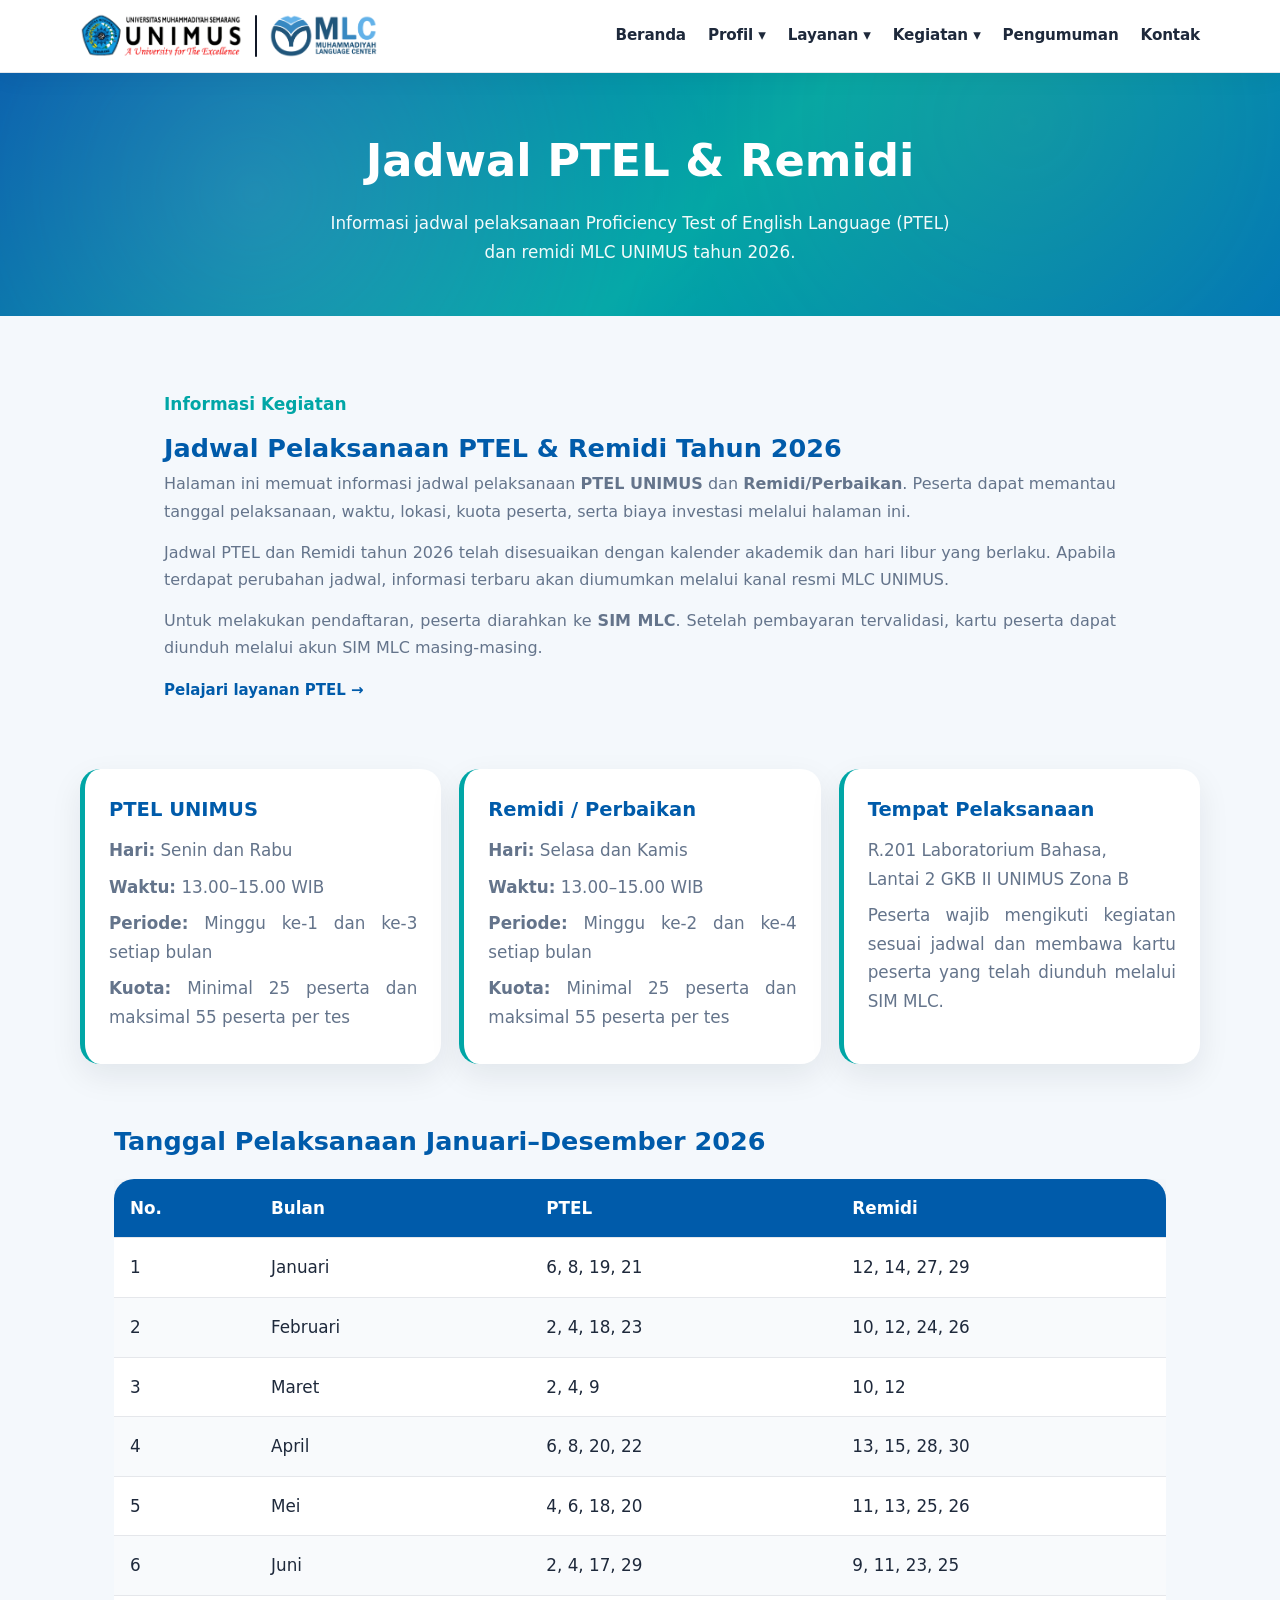
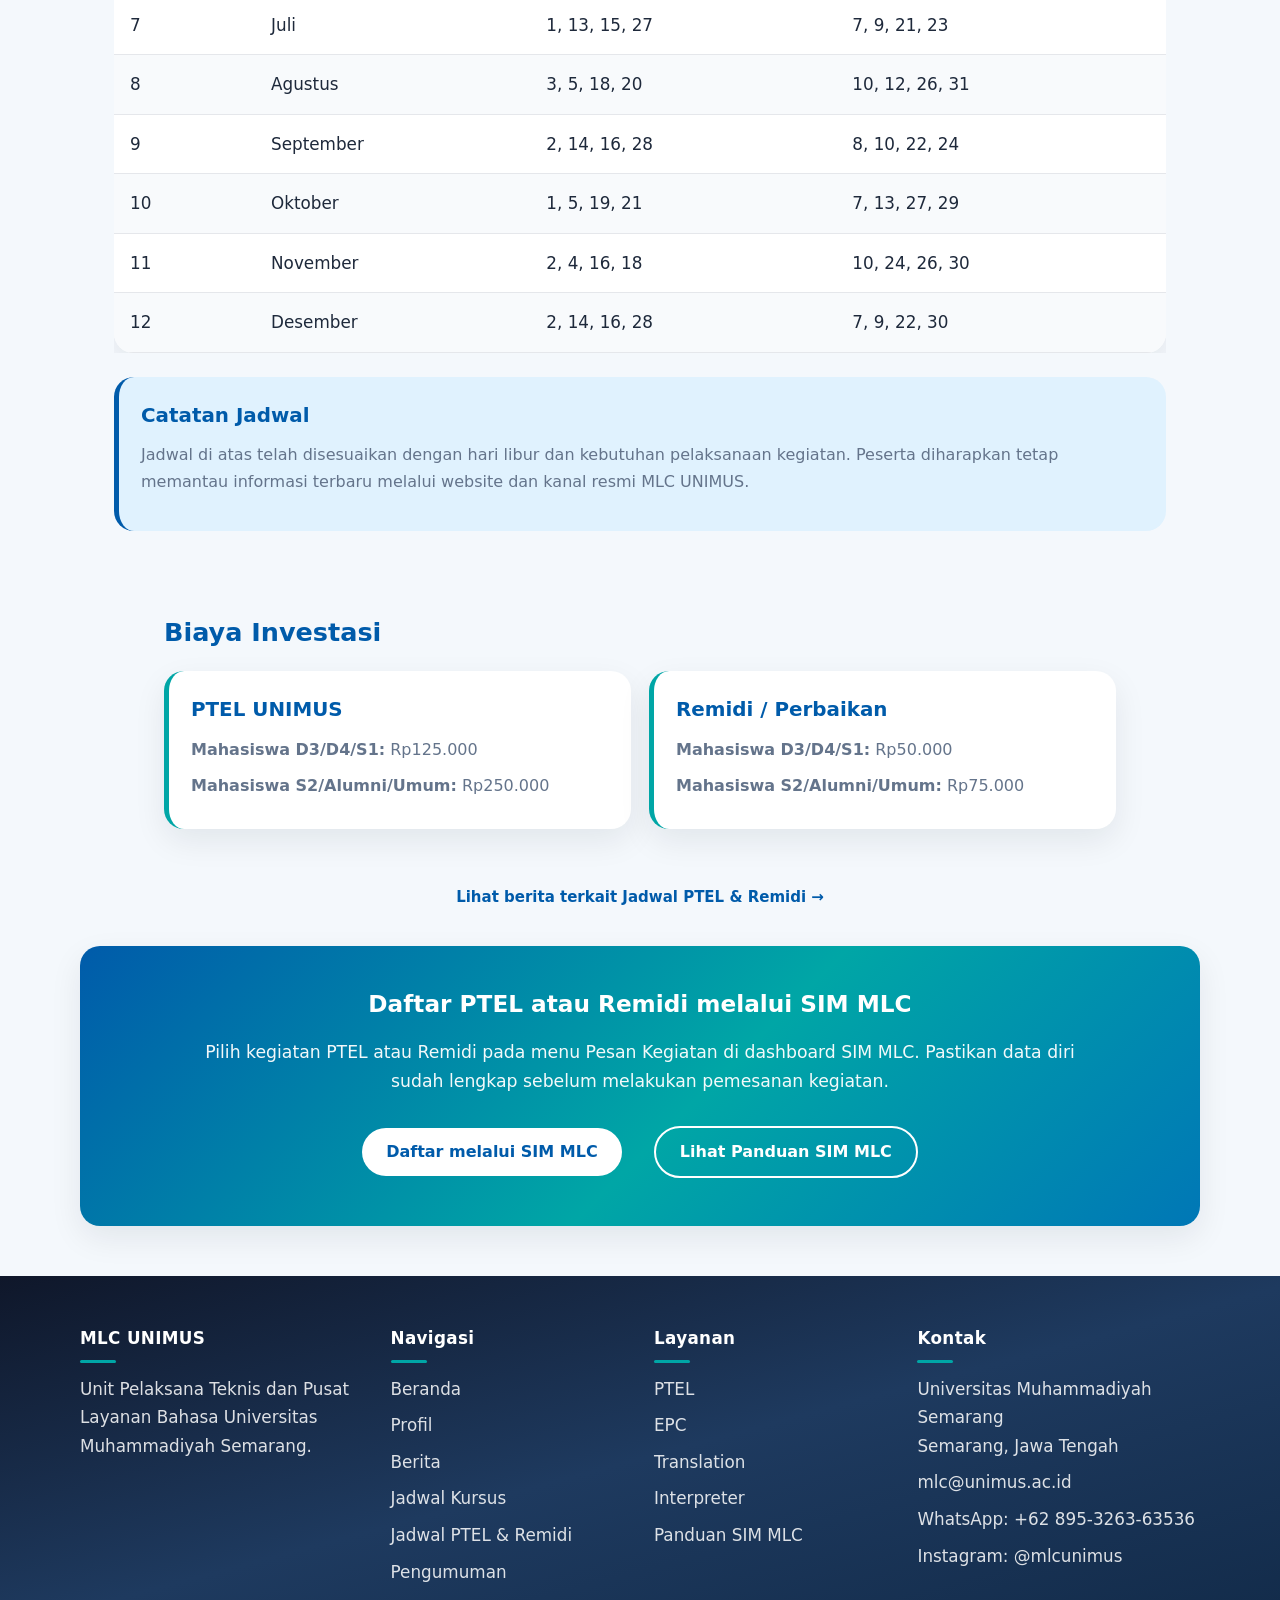
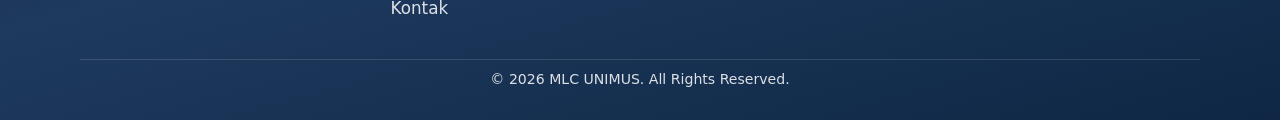
<file: jadwal-ptel-remidi.html>
<!DOCTYPE html>
<html lang="id">
<head>
  <meta charset="UTF-8" />
  <meta name="viewport" content="width=device-width, initial-scale=1.0" />
  <title>Jadwal PTEL &amp; Remidi | MLC UNIMUS</title>
  <link rel="stylesheet" href="styles.css" />
</head>
<body data-page="jadwal-ptel-remidi">

  <div id="site-header"></div>

  <main>
    <section class="page-banner">
      <div class="container">
        <h1>Jadwal PTEL &amp; Remidi</h1>
        <p>Informasi jadwal pelaksanaan Proficiency Test of English Language (PTEL) dan remidi MLC UNIMUS tahun 2026.</p>
      </div>
    </section>

    <section>
      <div class="container content-block" style="max-width:1000px;">
        <span style="color: var(--secondary); font-weight: 800;">Informasi Kegiatan</span>
        <h2 style="color:var(--primary); margin-top:8px;">Jadwal Pelaksanaan PTEL &amp; Remidi Tahun 2026</h2>
        <p>
          Halaman ini memuat informasi jadwal pelaksanaan <strong>PTEL UNIMUS</strong> dan
          <strong>Remidi/Perbaikan</strong>. Peserta dapat memantau tanggal pelaksanaan, waktu, lokasi,
          kuota peserta, serta biaya investasi melalui halaman ini.
        </p>
        <p>
          Jadwal PTEL dan Remidi tahun 2026 telah disesuaikan dengan kalender akademik dan hari libur
          yang berlaku. Apabila terdapat perubahan jadwal, informasi terbaru akan diumumkan melalui kanal
          resmi MLC UNIMUS.
        </p>
        <p>
          Untuk melakukan pendaftaran, peserta diarahkan ke <strong>SIM MLC</strong>. Setelah pembayaran
          tervalidasi, kartu peserta dapat diunduh melalui akun SIM MLC masing-masing.
        </p>
        <p>
          <a href="ptel.html" class="read-more">Pelajari layanan PTEL →</a>
        </p>
      </div>

      <div class="container" style="margin-top:28px;">
        <div class="info-grid">
          <div class="info-card">
            <h3>PTEL UNIMUS</h3>
            <p><strong>Hari:</strong> Senin dan Rabu</p>
            <p><strong>Waktu:</strong> 13.00–15.00 WIB</p>
            <p><strong>Periode:</strong> Minggu ke-1 dan ke-3 setiap bulan</p>
            <p><strong>Kuota:</strong> Minimal 25 peserta dan maksimal 55 peserta per tes</p>
          </div>

          <div class="info-card">
            <h3>Remidi / Perbaikan</h3>
            <p><strong>Hari:</strong> Selasa dan Kamis</p>
            <p><strong>Waktu:</strong> 13.00–15.00 WIB</p>
            <p><strong>Periode:</strong> Minggu ke-2 dan ke-4 setiap bulan</p>
            <p><strong>Kuota:</strong> Minimal 25 peserta dan maksimal 55 peserta per tes</p>
          </div>

          <div class="info-card">
            <h3>Tempat Pelaksanaan</h3>
            <p>
              R.201 Laboratorium Bahasa,<br>
              Lantai 2 GKB II UNIMUS Zona B
            </p>
            <p>
              Peserta wajib mengikuti kegiatan sesuai jadwal dan membawa kartu peserta yang telah diunduh
              melalui SIM MLC.
            </p>
          </div>
        </div>
      </div>

      <div class="container content-block" style="max-width:1100px; margin-top:32px;">
        <h2 style="color:var(--primary); margin-bottom:16px;">Tanggal Pelaksanaan Januari–Desember 2026</h2>

        <div class="table-responsive">
          <table class="schedule-table">
            <thead>
              <tr>
                <th>No.</th>
                <th>Bulan</th>
                <th>PTEL</th>
                <th>Remidi</th>
              </tr>
            </thead>
            <tbody>
              <tr>
                <td>1</td>
                <td>Januari</td>
                <td>6, 8, 19, 21</td>
                <td>12, 14, 27, 29</td>
              </tr>
              <tr>
                <td>2</td>
                <td>Februari</td>
                <td>2, 4, 18, 23</td>
                <td>10, 12, 24, 26</td>
              </tr>
              <tr>
                <td>3</td>
                <td>Maret</td>
                <td>2, 4, 9</td>
                <td>10, 12</td>
              </tr>
              <tr>
                <td>4</td>
                <td>April</td>
                <td>6, 8, 20, 22</td>
                <td>13, 15, 28, 30</td>
              </tr>
              <tr>
                <td>5</td>
                <td>Mei</td>
                <td>4, 6, 18, 20</td>
                <td>11, 13, 25, 26</td>
              </tr>
              <tr>
                <td>6</td>
                <td>Juni</td>
                <td>2, 4, 17, 29</td>
                <td>9, 11, 23, 25</td>
              </tr>
              <tr>
                <td>7</td>
                <td>Juli</td>
                <td>1, 13, 15, 27</td>
                <td>7, 9, 21, 23</td>
              </tr>
              <tr>
                <td>8</td>
                <td>Agustus</td>
                <td>3, 5, 18, 20</td>
                <td>10, 12, 26, 31</td>
              </tr>
              <tr>
                <td>9</td>
                <td>September</td>
                <td>2, 14, 16, 28</td>
                <td>8, 10, 22, 24</td>
              </tr>
              <tr>
                <td>10</td>
                <td>Oktober</td>
                <td>1, 5, 19, 21</td>
                <td>7, 13, 27, 29</td>
              </tr>
              <tr>
                <td>11</td>
                <td>November</td>
                <td>2, 4, 16, 18</td>
                <td>10, 24, 26, 30</td>
              </tr>
              <tr>
                <td>12</td>
                <td>Desember</td>
                <td>2, 14, 16, 28</td>
                <td>7, 9, 22, 30</td>
              </tr>
            </tbody>
          </table>
        </div>

        <div class="note-box" style="margin-top:24px;">
          <h3>Catatan Jadwal</h3>
          <p>
            Jadwal di atas telah disesuaikan dengan hari libur dan kebutuhan pelaksanaan kegiatan.
            Peserta diharapkan tetap memantau informasi terbaru melalui website dan kanal resmi MLC UNIMUS.
          </p>
        </div>
      </div>

      <div class="container content-block" style="max-width:1000px; margin-top:32px;">
        <h2 style="color:var(--primary); margin-bottom:16px;">Biaya Investasi</h2>

        <div class="investment-grid">
          <div class="investment-card">
            <h3>PTEL UNIMUS</h3>
            <p><strong>Mahasiswa D3/D4/S1:</strong> Rp125.000</p>
            <p><strong>Mahasiswa S2/Alumni/Umum:</strong> Rp250.000</p>
          </div>

          <div class="investment-card">
            <h3>Remidi / Perbaikan</h3>
            <p><strong>Mahasiswa D3/D4/S1:</strong> Rp50.000</p>
            <p><strong>Mahasiswa S2/Alumni/Umum:</strong> Rp75.000</p>
          </div>
        </div>
      </div>

      <div class="container" style="margin-top:32px;">
        <p class="preview-row" style="margin-top:28px;">
          <a href="berita.html?kategori=Jadwal%20PTEL%20%26%20Remidi" class="read-more">
            Lihat berita terkait Jadwal PTEL &amp; Remidi →
          </a>
        </p>

        <div class="cta-box">
          <h3>Daftar PTEL atau Remidi melalui SIM MLC</h3>
          <p>
            Pilih kegiatan PTEL atau Remidi pada menu Pesan Kegiatan di dashboard SIM MLC.
            Pastikan data diri sudah lengkap sebelum melakukan pemesanan kegiatan.
          </p>
          <a href="http://sim.mlc.unimus.ac.id" class="btn btn-primary" target="_blank" rel="noopener">
            Daftar melalui SIM MLC
          </a>
          &nbsp;
          <a href="panduan-sim.html" class="btn btn-outline">
            Lihat Panduan SIM MLC
          </a>
        </div>
      </div>
    </section>
  </main>

  <div id="site-footer"></div>

  <script src="data.js"></script>
  <script src="main.js"></script>
</body>
</html>
</file>
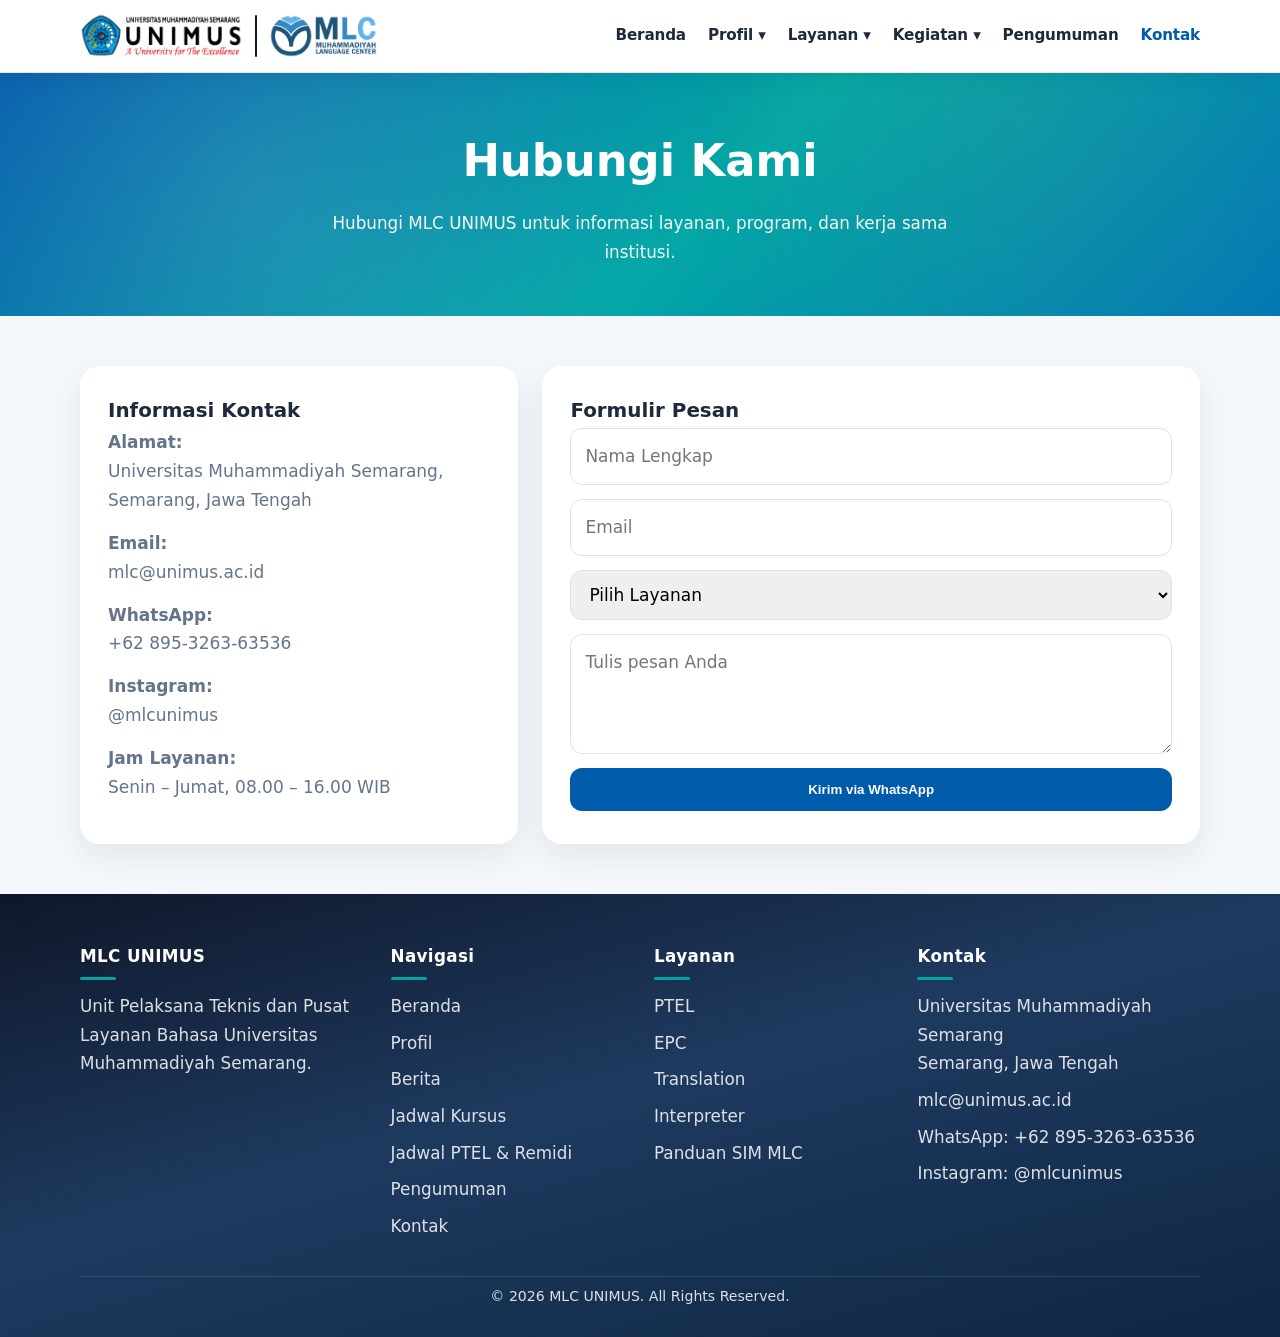
<file: kontak.html>
<!DOCTYPE html>
<html lang="id">
<head>
  <meta charset="UTF-8" />
  <meta name="viewport" content="width=device-width, initial-scale=1.0" />
  <title>Kontak | MLC UNIMUS</title>
  <link rel="stylesheet" href="styles.css" />
</head>
<body data-page="kontak">

  <div id="site-header"></div>

  <main>
    <section class="page-banner">
      <div class="container">
        <h1>Hubungi Kami</h1>
        <p>Hubungi MLC UNIMUS untuk informasi layanan, program, dan kerja sama institusi.</p>
      </div>
    </section>

    <section>
      <div class="container">
        <div class="contact-grid">
          <div class="contact-info">
            <h3>Informasi Kontak</h3>
            <p><strong>Alamat:</strong><br>Universitas Muhammadiyah Semarang, Semarang, Jawa Tengah</p>
            <p><strong>Email:</strong><br><a href="mailto:mlc@unimus.ac.id">mlc@unimus.ac.id</a></p>
            <p><strong>WhatsApp:</strong><br><a href="https://wa.me/62895326363536" target="_blank" rel="noopener">+62 895-3263-63536</a></p>
            <p><strong>Instagram:</strong><br>@mlcunimus</p>
            <p><strong>Jam Layanan:</strong><br>Senin – Jumat, 08.00 – 16.00 WIB</p>
          </div>

          <div class="contact-form">
            <h3>Formulir Pesan</h3>
            <form onsubmit="sendMessage(event)">
              <input type="text" id="nama" placeholder="Nama Lengkap" required />
              <input type="email" id="email" placeholder="Email" required />
              <select id="layananDipilih" required>
                <option value="">Pilih Layanan</option>
                <option>Proficiency Test of English Language (PTEL)</option>
                <option>English Proficiency Course (EPC)</option>
                <option>Academic English Training</option>
                <option>Translation Service</option>
                <option>Interpreter Service</option>
                <option>Kerja Sama Institusi</option>
                <option>Informasi Umum</option>
              </select>
              <textarea id="pesan" placeholder="Tulis pesan Anda" required></textarea>
              <button class="submit-btn" type="submit">Kirim via WhatsApp</button>
            </form>
          </div>
        </div>
      </div>
    </section>
  </main>

  <div id="site-footer"></div>
  <script src="data.js"></script>
  <script src="main.js"></script>
</body>
</html>
</file>
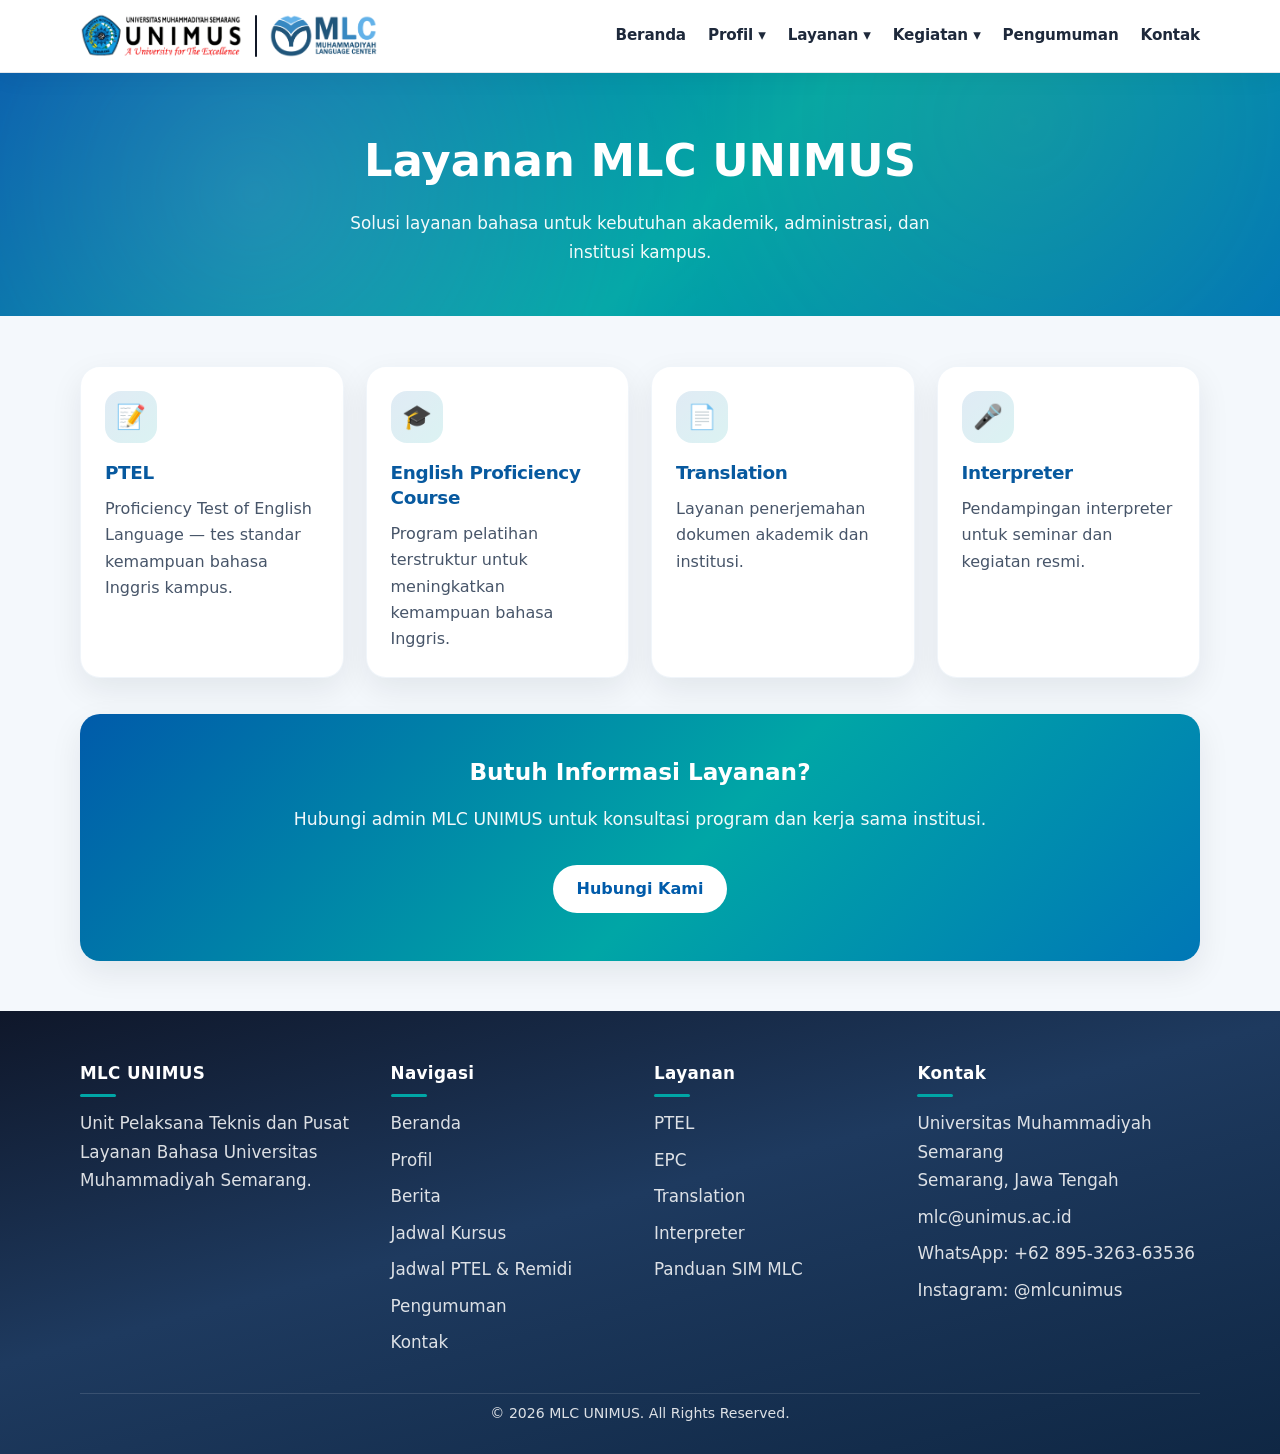
<file: layanan.html>
<!DOCTYPE html>
<html lang="id">
<head>
  <meta charset="UTF-8" />
  <meta name="viewport" content="width=device-width, initial-scale=1.0" />
  <title>Layanan | MLC UNIMUS</title>
  <link rel="stylesheet" href="styles.css" />
</head>
<body data-page="layanan">

  <div id="site-header"></div>

  <main>
    <section class="page-banner">
      <div class="container">
        <h1>Layanan MLC UNIMUS</h1>
        <p>Solusi layanan bahasa untuk kebutuhan akademik, administrasi, dan institusi kampus.</p>
      </div>
    </section>

    <section>
      <div class="container">
        <div class="cards cards-services-5">
          <a href="ptel.html" class="card">
            <div class="icon">📝</div>
            <h3>PTEL</h3>
            <p>Proficiency Test of English Language — tes standar kemampuan bahasa Inggris kampus.</p>
          </a>
          <a href="epc.html" class="card">
            <div class="icon">🎓</div>
            <h3>English Proficiency Course</h3>
            <p>Program pelatihan terstruktur untuk meningkatkan kemampuan bahasa Inggris.</p>
          </a>
          <a href="translation.html" class="card">
            <div class="icon">📄</div>
            <h3>Translation</h3>
            <p>Layanan penerjemahan dokumen akademik dan institusi.</p>
          </a>
          <a href="interpreter.html" class="card">
            <div class="icon">🎤</div>
            <h3>Interpreter</h3>
            <p>Pendampingan interpreter untuk seminar dan kegiatan resmi.</p>
          </a>
                </div>

        <div class="cta-box">
          <h3>Butuh Informasi Layanan?</h3>
          <p>Hubungi admin MLC UNIMUS untuk konsultasi program dan kerja sama institusi.</p>
          <a href="kontak.html" class="btn btn-primary">Hubungi Kami</a>
        </div>
      </div>
    </section>
  </main>

  <div id="site-footer"></div>

  <script src="data.js"></script>
  <script src="main.js"></script>
</body>
</html>
</file>
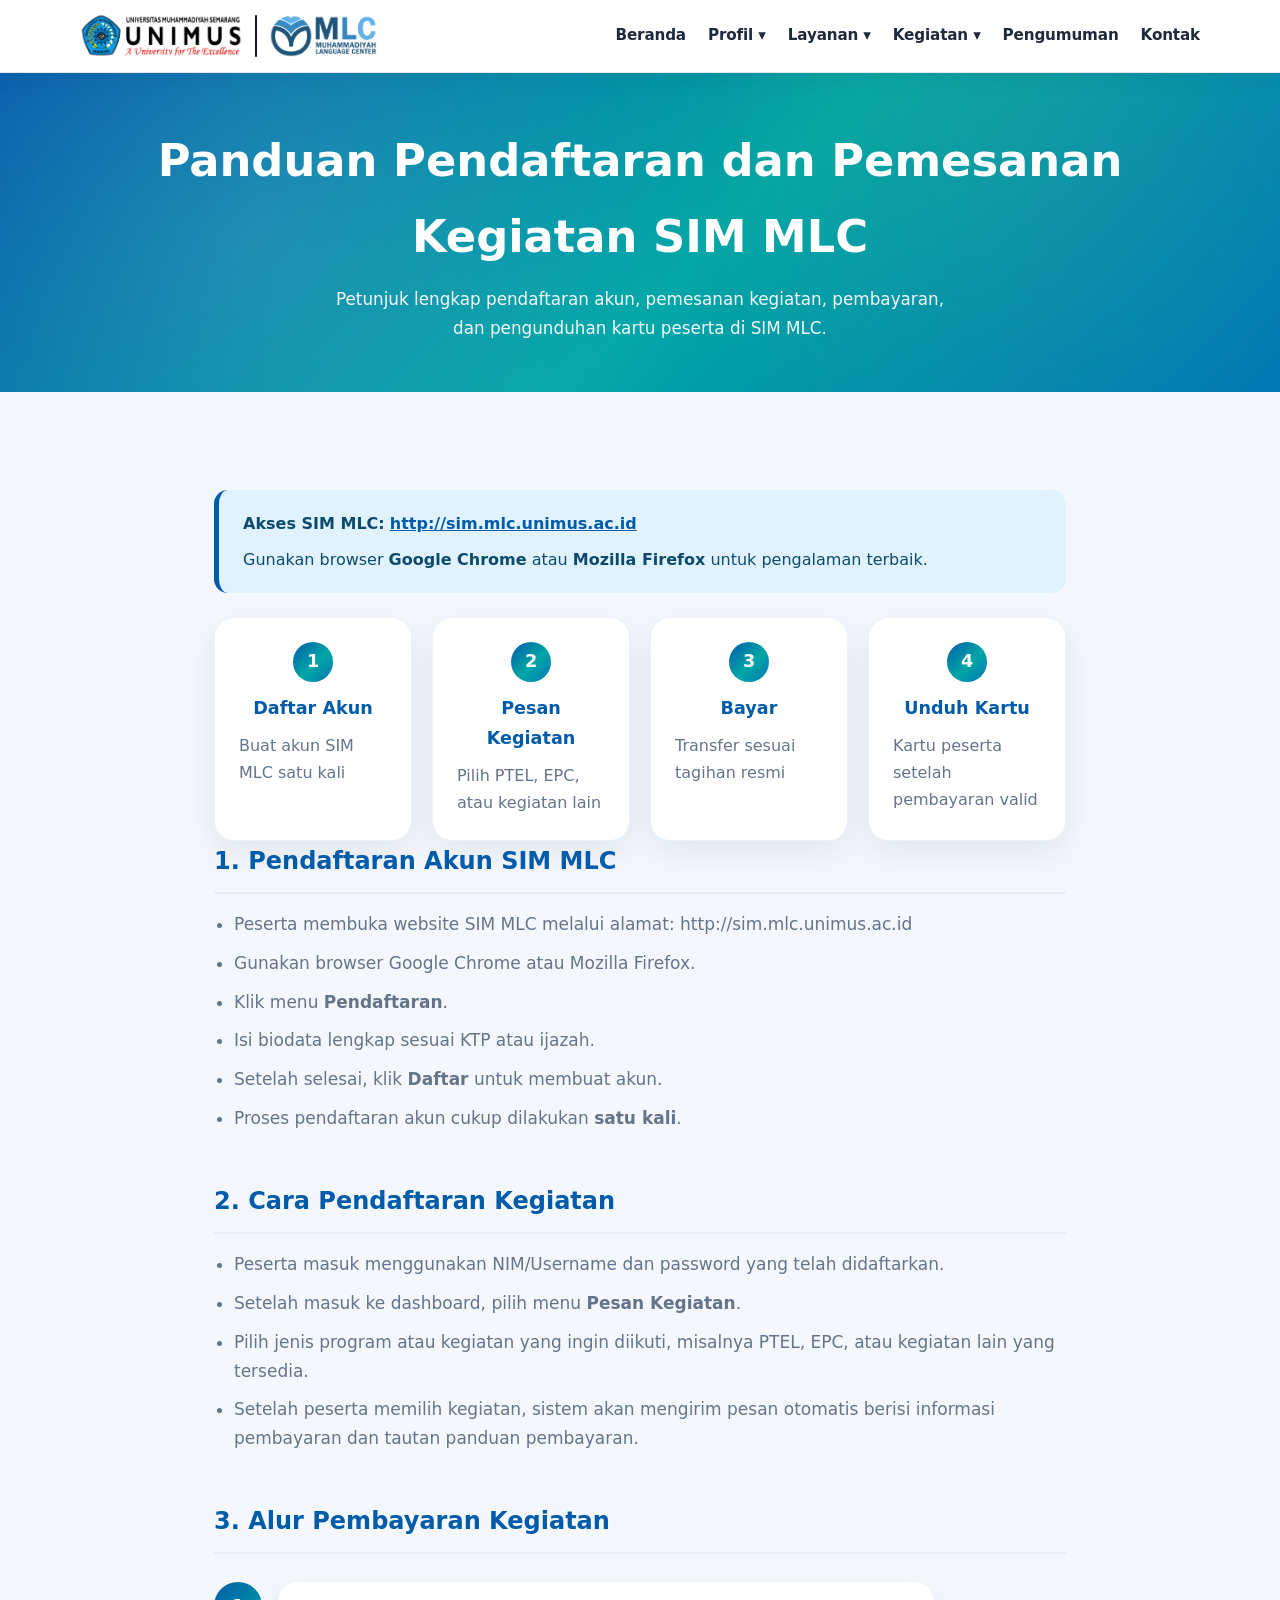
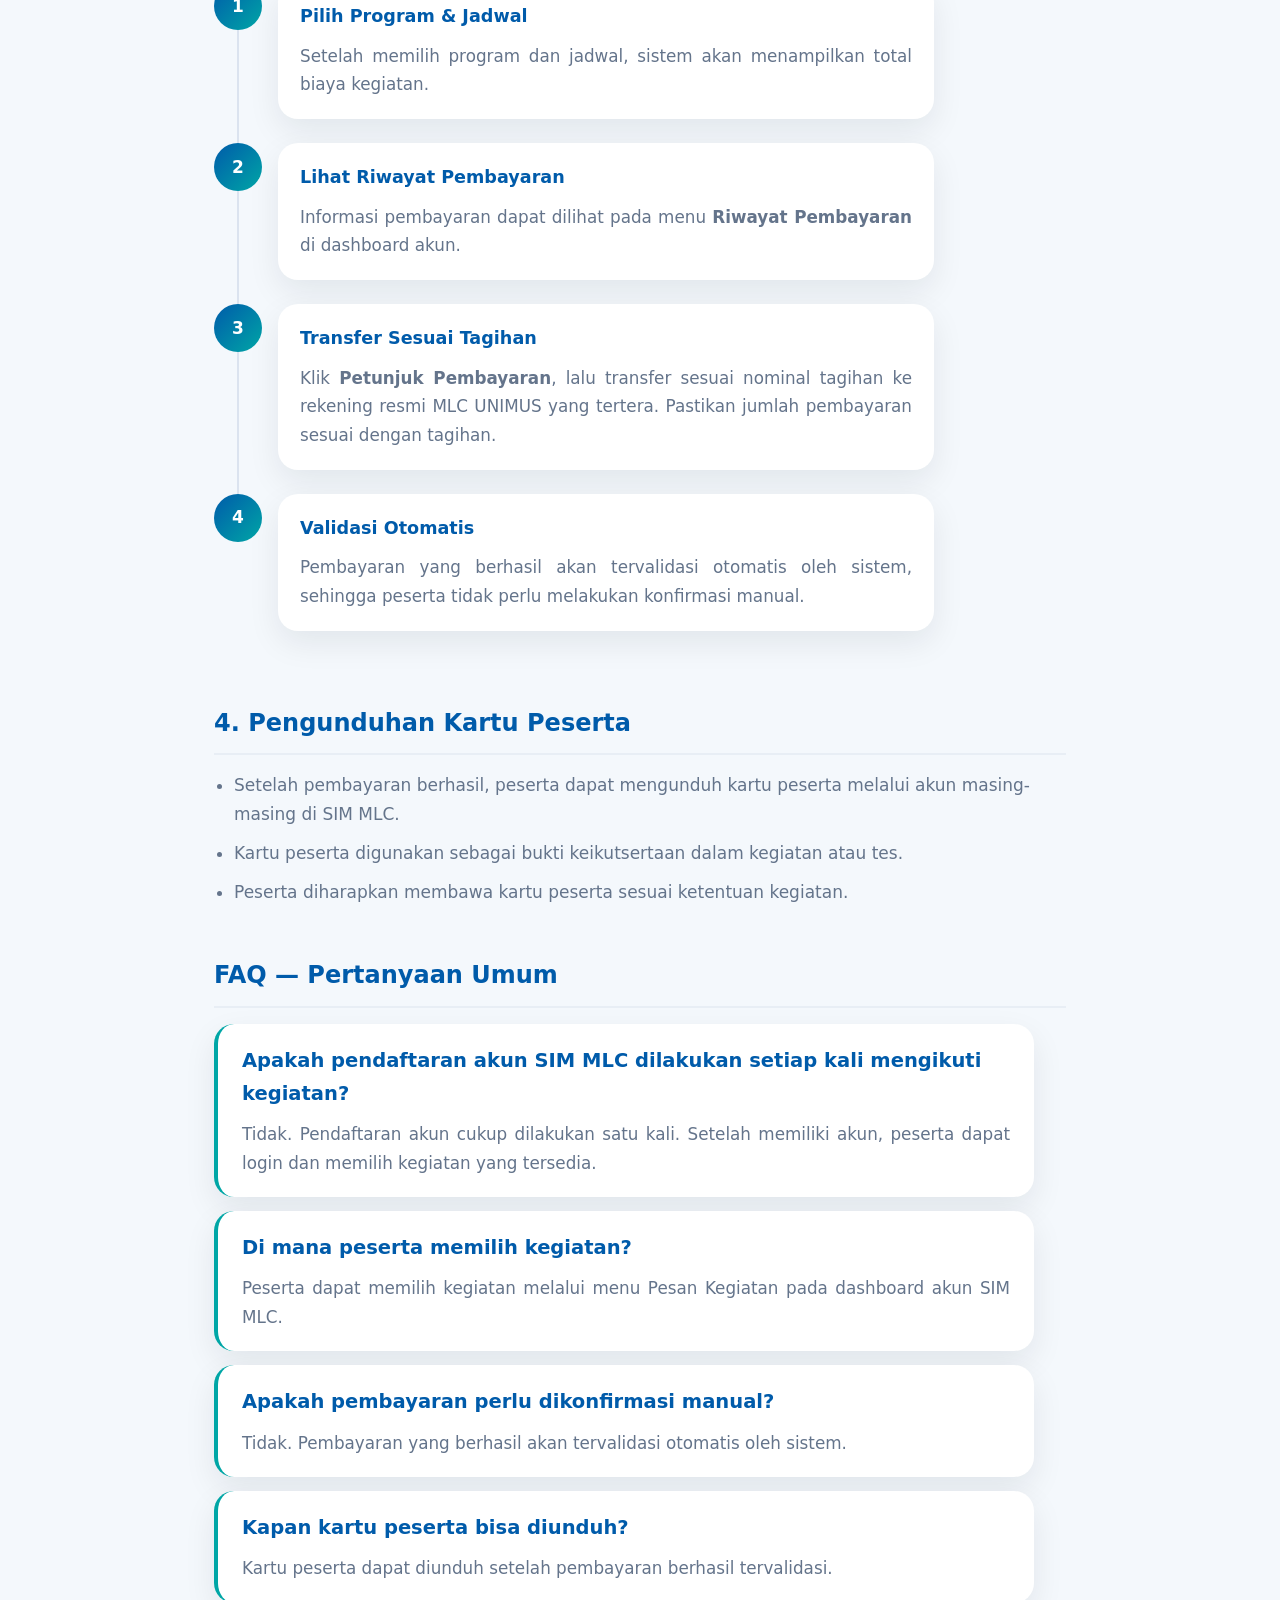
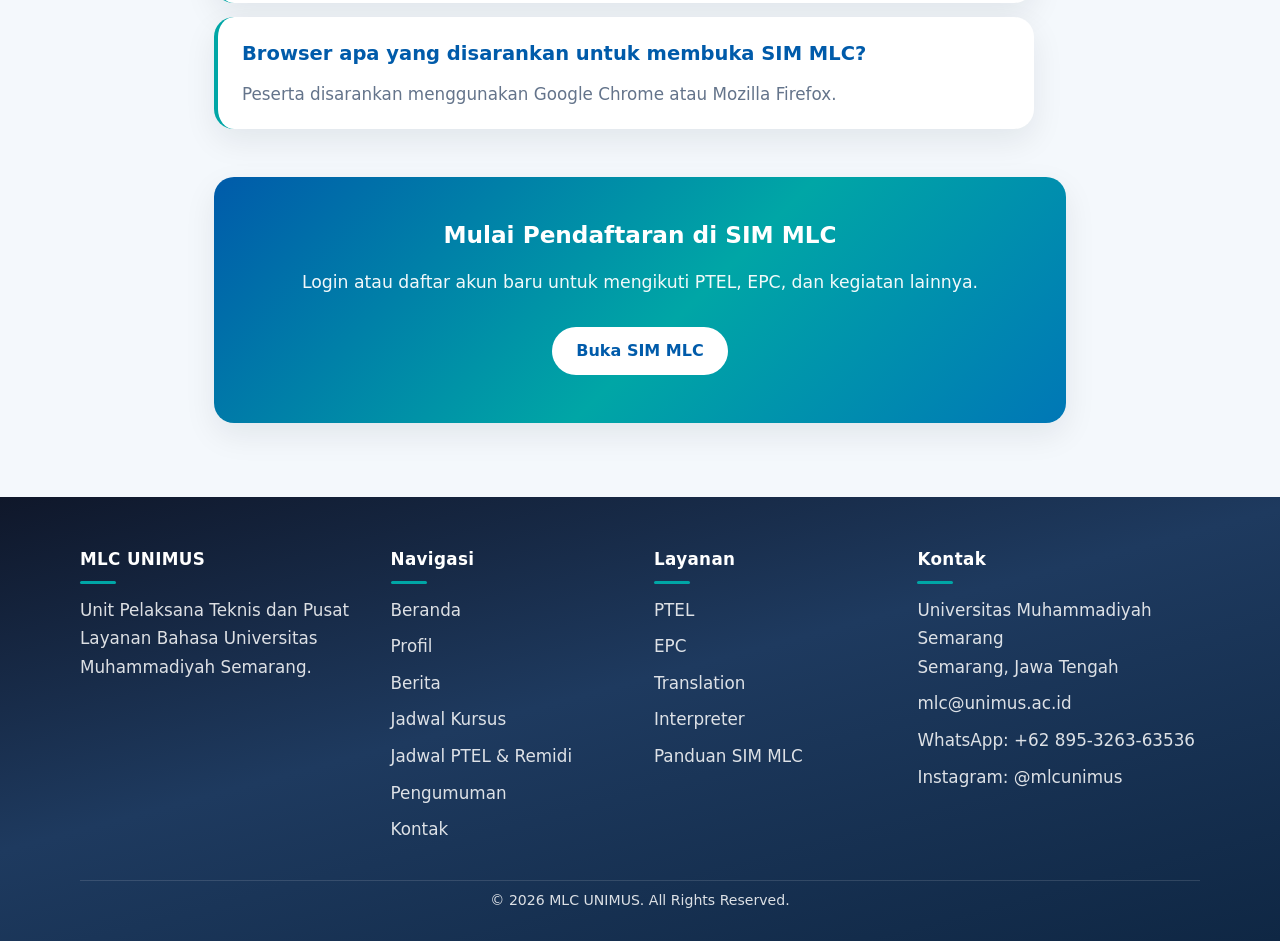
<file: panduan-sim.html>
<!DOCTYPE html>
<html lang="id">
<head>
  <meta charset="UTF-8" />
  <meta name="viewport" content="width=device-width, initial-scale=1.0" />
  <title>Panduan SIM MLC | MLC UNIMUS</title>
  <link rel="stylesheet" href="styles.css" />
</head>
<body data-page="panduan-sim">

  <div id="site-header"></div>

  <main>
    <section class="page-banner">
      <div class="container">
        <h1>Panduan Pendaftaran dan Pemesanan Kegiatan SIM MLC</h1>
        <p>Petunjuk lengkap pendaftaran akun, pemesanan kegiatan, pembayaran, dan pengunduhan kartu peserta di SIM MLC.</p>
      </div>
    </section>

    <section>
      <div class="container content-block" style="max-width:900px;">

        <div class="info-box">
          <p><strong>Akses SIM MLC:</strong> <a href="http://sim.mlc.unimus.ac.id" target="_blank" rel="noopener">http://sim.mlc.unimus.ac.id</a></p>
          <p>Gunakan browser <strong>Google Chrome</strong> atau <strong>Mozilla Firefox</strong> untuk pengalaman terbaik.</p>
        </div>

        <div class="step-cards">
          <div class="step-card">
            <div class="step-num">1</div>
            <h3>Daftar Akun</h3>
            <p>Buat akun SIM MLC satu kali</p>
          </div>
          <div class="step-card">
            <div class="step-num">2</div>
            <h3>Pesan Kegiatan</h3>
            <p>Pilih PTEL, EPC, atau kegiatan lain</p>
          </div>
          <div class="step-card">
            <div class="step-num">3</div>
            <h3>Bayar</h3>
            <p>Transfer sesuai tagihan resmi</p>
          </div>
          <div class="step-card">
            <div class="step-num">4</div>
            <h3>Unduh Kartu</h3>
            <p>Kartu peserta setelah pembayaran valid</p>
          </div>
        </div>

        <div class="guide-block" id="daftar-akun">
          <h2>1. Pendaftaran Akun SIM MLC</h2>
          <ul class="content-list">
            <li>Peserta membuka website SIM MLC melalui alamat: <a href="http://sim.mlc.unimus.ac.id" target="_blank" rel="noopener">http://sim.mlc.unimus.ac.id</a></li>
            <li>Gunakan browser Google Chrome atau Mozilla Firefox.</li>
            <li>Klik menu <strong>Pendaftaran</strong>.</li>
            <li>Isi biodata lengkap sesuai KTP atau ijazah.</li>
            <li>Setelah selesai, klik <strong>Daftar</strong> untuk membuat akun.</li>
            <li>Proses pendaftaran akun cukup dilakukan <strong>satu kali</strong>.</li>
          </ul>
        </div>

        <div class="guide-block" id="pesan-kegiatan">
          <h2>2. Cara Pendaftaran Kegiatan</h2>
          <ul class="content-list">
            <li>Peserta masuk menggunakan NIM/Username dan password yang telah didaftarkan.</li>
            <li>Setelah masuk ke dashboard, pilih menu <strong>Pesan Kegiatan</strong>.</li>
            <li>Pilih jenis program atau kegiatan yang ingin diikuti, misalnya PTEL, EPC, atau kegiatan lain yang tersedia.</li>
            <li>Setelah peserta memilih kegiatan, sistem akan mengirim pesan otomatis berisi informasi pembayaran dan tautan panduan pembayaran.</li>
          </ul>
        </div>

        <div class="guide-block" id="pembayaran">
          <h2>3. Alur Pembayaran Kegiatan</h2>
          <div class="guide-timeline">
            <div class="guide-timeline-item">
              <div class="guide-timeline-marker">1</div>
              <div class="guide-timeline-body">
                <h3>Pilih Program &amp; Jadwal</h3>
                <p>Setelah memilih program dan jadwal, sistem akan menampilkan total biaya kegiatan.</p>
              </div>
            </div>
            <div class="guide-timeline-item">
              <div class="guide-timeline-marker">2</div>
              <div class="guide-timeline-body">
                <h3>Lihat Riwayat Pembayaran</h3>
                <p>Informasi pembayaran dapat dilihat pada menu <strong>Riwayat Pembayaran</strong> di dashboard akun.</p>
              </div>
            </div>
            <div class="guide-timeline-item">
              <div class="guide-timeline-marker">3</div>
              <div class="guide-timeline-body">
                <h3>Transfer Sesuai Tagihan</h3>
                <p>Klik <strong>Petunjuk Pembayaran</strong>, lalu transfer sesuai nominal tagihan ke rekening resmi MLC UNIMUS yang tertera. Pastikan jumlah pembayaran sesuai dengan tagihan.</p>
              </div>
            </div>
            <div class="guide-timeline-item">
              <div class="guide-timeline-marker">4</div>
              <div class="guide-timeline-body">
                <h3>Validasi Otomatis</h3>
                <p>Pembayaran yang berhasil akan tervalidasi otomatis oleh sistem, sehingga peserta tidak perlu melakukan konfirmasi manual.</p>
              </div>
            </div>
          </div>
        </div>

        <div class="guide-block" id="kartu-peserta">
          <h2>4. Pengunduhan Kartu Peserta</h2>
          <ul class="content-list">
            <li>Setelah pembayaran berhasil, peserta dapat mengunduh kartu peserta melalui akun masing-masing di SIM MLC.</li>
            <li>Kartu peserta digunakan sebagai bukti keikutsertaan dalam kegiatan atau tes.</li>
            <li>Peserta diharapkan membawa kartu peserta sesuai ketentuan kegiatan.</li>
          </ul>
        </div>

        <div class="guide-block" id="faq">
          <h2>FAQ — Pertanyaan Umum</h2>
          <div class="faq-list">
            <div class="faq-item">
              <h3>Apakah pendaftaran akun SIM MLC dilakukan setiap kali mengikuti kegiatan?</h3>
              <p>Tidak. Pendaftaran akun cukup dilakukan satu kali. Setelah memiliki akun, peserta dapat login dan memilih kegiatan yang tersedia.</p>
            </div>
            <div class="faq-item">
              <h3>Di mana peserta memilih kegiatan?</h3>
              <p>Peserta dapat memilih kegiatan melalui menu Pesan Kegiatan pada dashboard akun SIM MLC.</p>
            </div>
            <div class="faq-item">
              <h3>Apakah pembayaran perlu dikonfirmasi manual?</h3>
              <p>Tidak. Pembayaran yang berhasil akan tervalidasi otomatis oleh sistem.</p>
            </div>
            <div class="faq-item">
              <h3>Kapan kartu peserta bisa diunduh?</h3>
              <p>Kartu peserta dapat diunduh setelah pembayaran berhasil tervalidasi.</p>
            </div>
            <div class="faq-item">
              <h3>Browser apa yang disarankan untuk membuka SIM MLC?</h3>
              <p>Peserta disarankan menggunakan Google Chrome atau Mozilla Firefox.</p>
            </div>
          </div>
        </div>

        <div class="cta-box">
          <h3>Mulai Pendaftaran di SIM MLC</h3>
          <p>Login atau daftar akun baru untuk mengikuti PTEL, EPC, dan kegiatan lainnya.</p>
          <a href="http://sim.mlc.unimus.ac.id" class="btn btn-primary" target="_blank" rel="noopener">Buka SIM MLC</a>
        </div>
      </div>
    </section>
  </main>

  <div id="site-footer"></div>
  <script src="data.js"></script>
  <script src="main.js"></script>
</body>
</html>
</file>
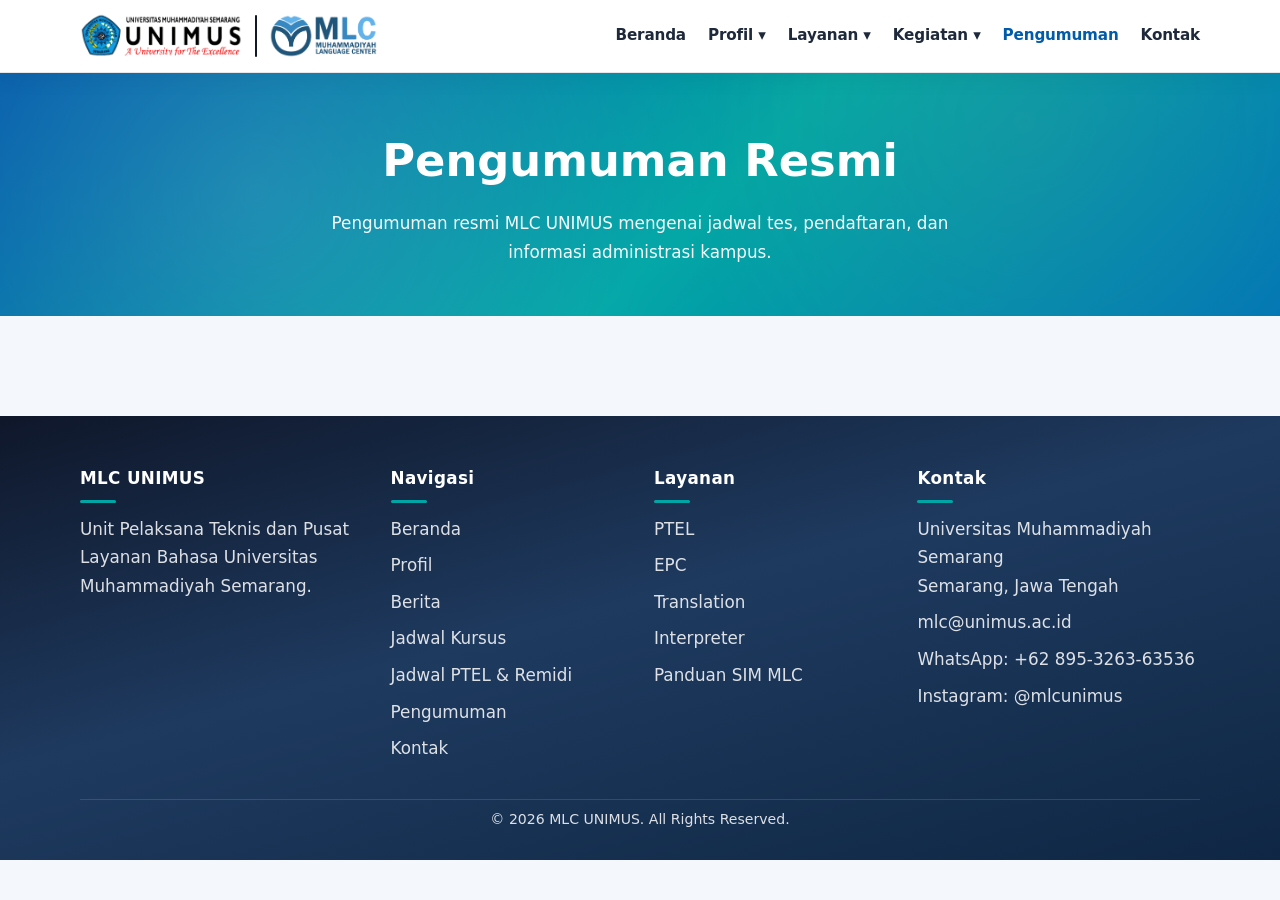
<file: pengumuman.html>
<!DOCTYPE html>
<html lang="id">
<head>
  <meta charset="UTF-8" />
  <meta name="viewport" content="width=device-width, initial-scale=1.0" />
  <title>Pengumuman | MLC UNIMUS</title>
  <link rel="stylesheet" href="styles.css" />
</head>
<body data-page="pengumuman">

  <div id="site-header"></div>

  <main>
    <section class="page-banner">
      <div class="container">
        <h1>Pengumuman Resmi</h1>
        <p>Pengumuman resmi MLC UNIMUS mengenai jadwal tes, pendaftaran, dan informasi administrasi kampus.</p>
      </div>
    </section>

    <section>
      <div class="container">
        <div id="pengumuman-list"></div>
      </div>
    </section>
  </main>

  <div id="site-footer"></div>

  <script src="data.js"></script>
  <script src="main.js"></script>
</body>
</html>
</file>
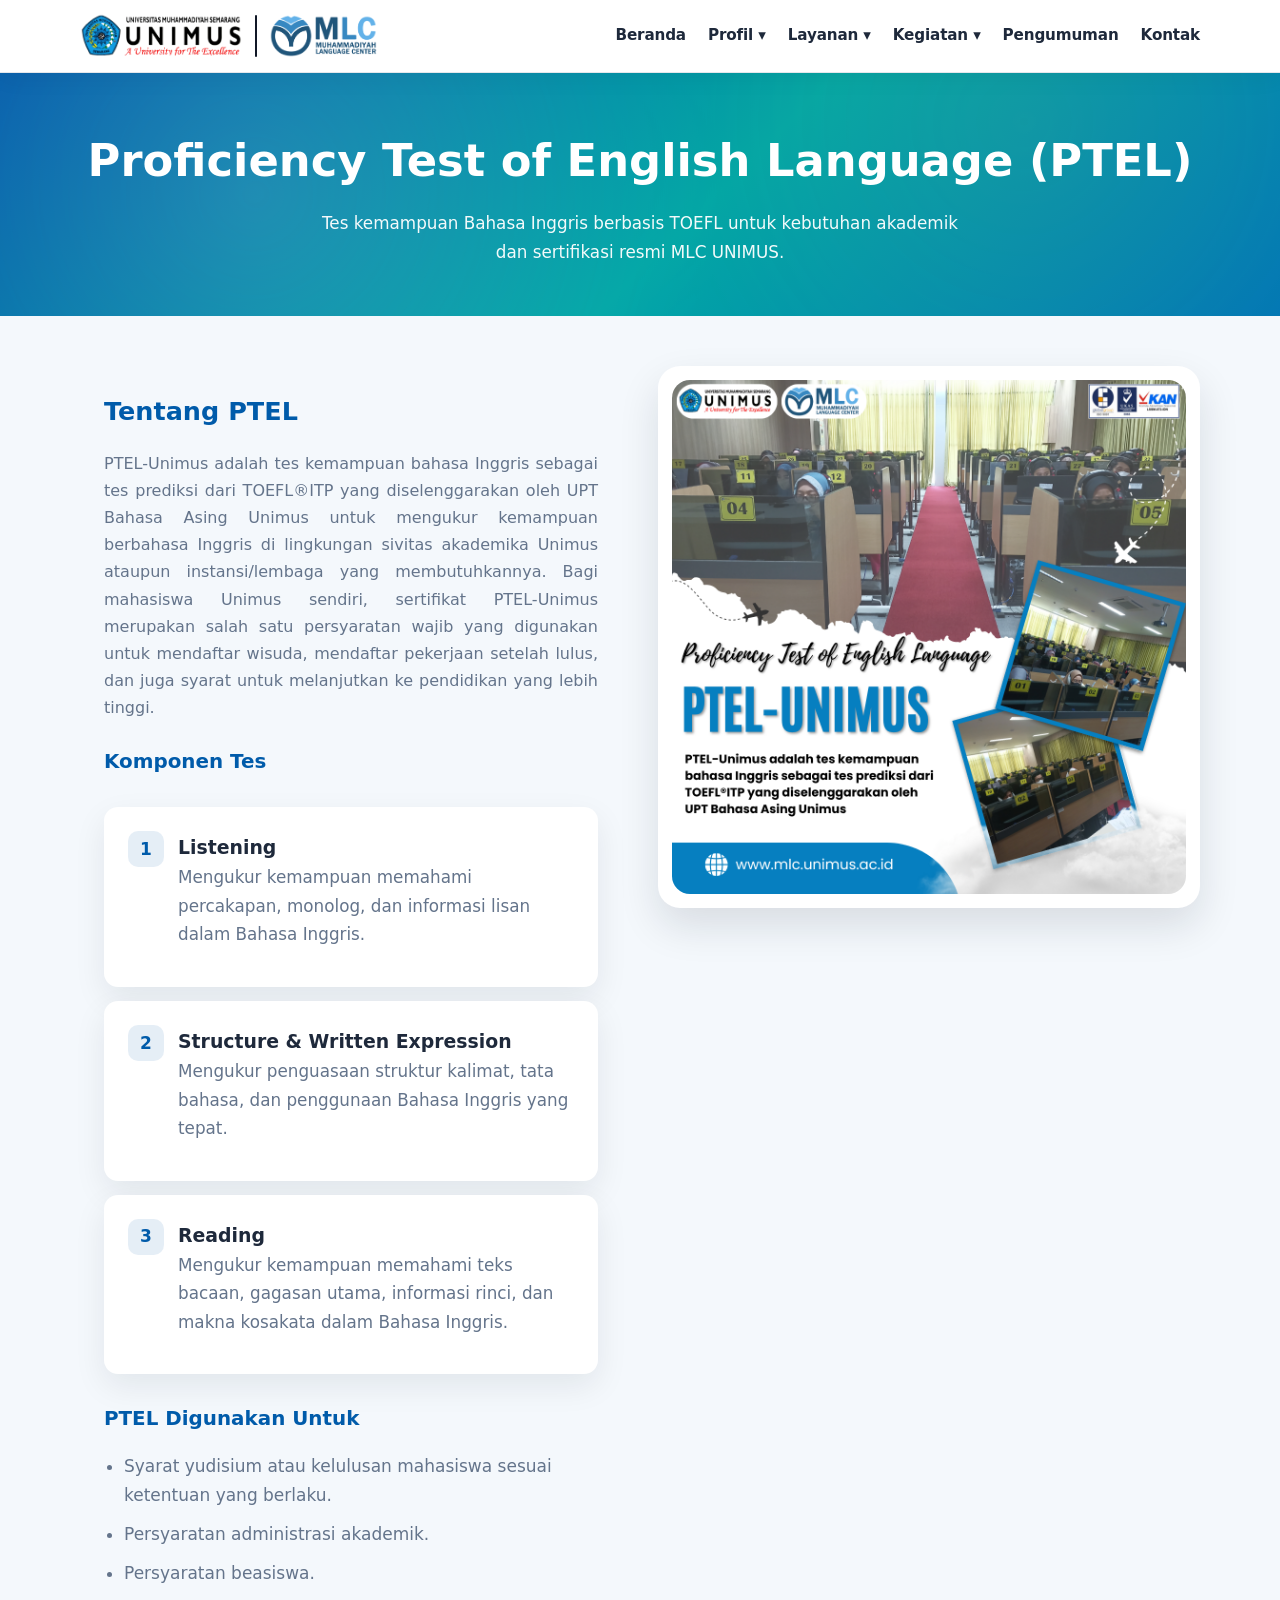
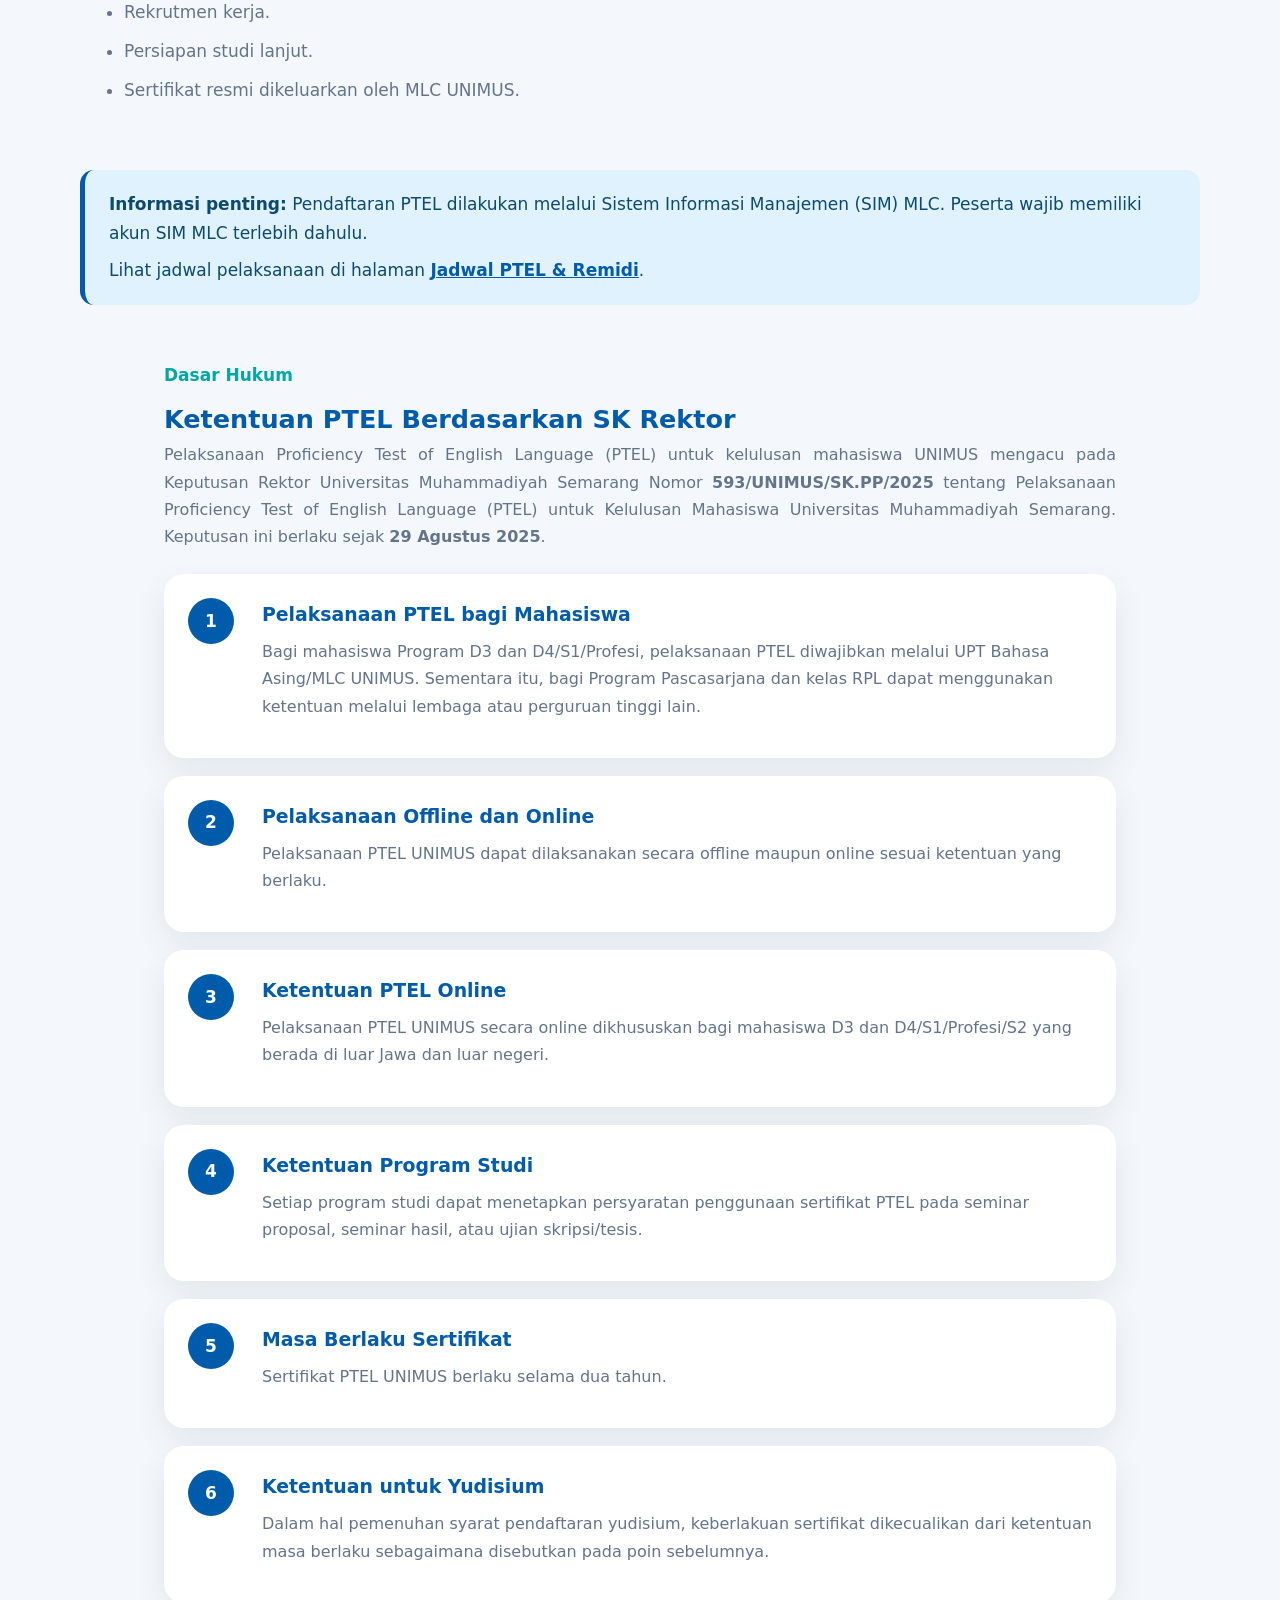
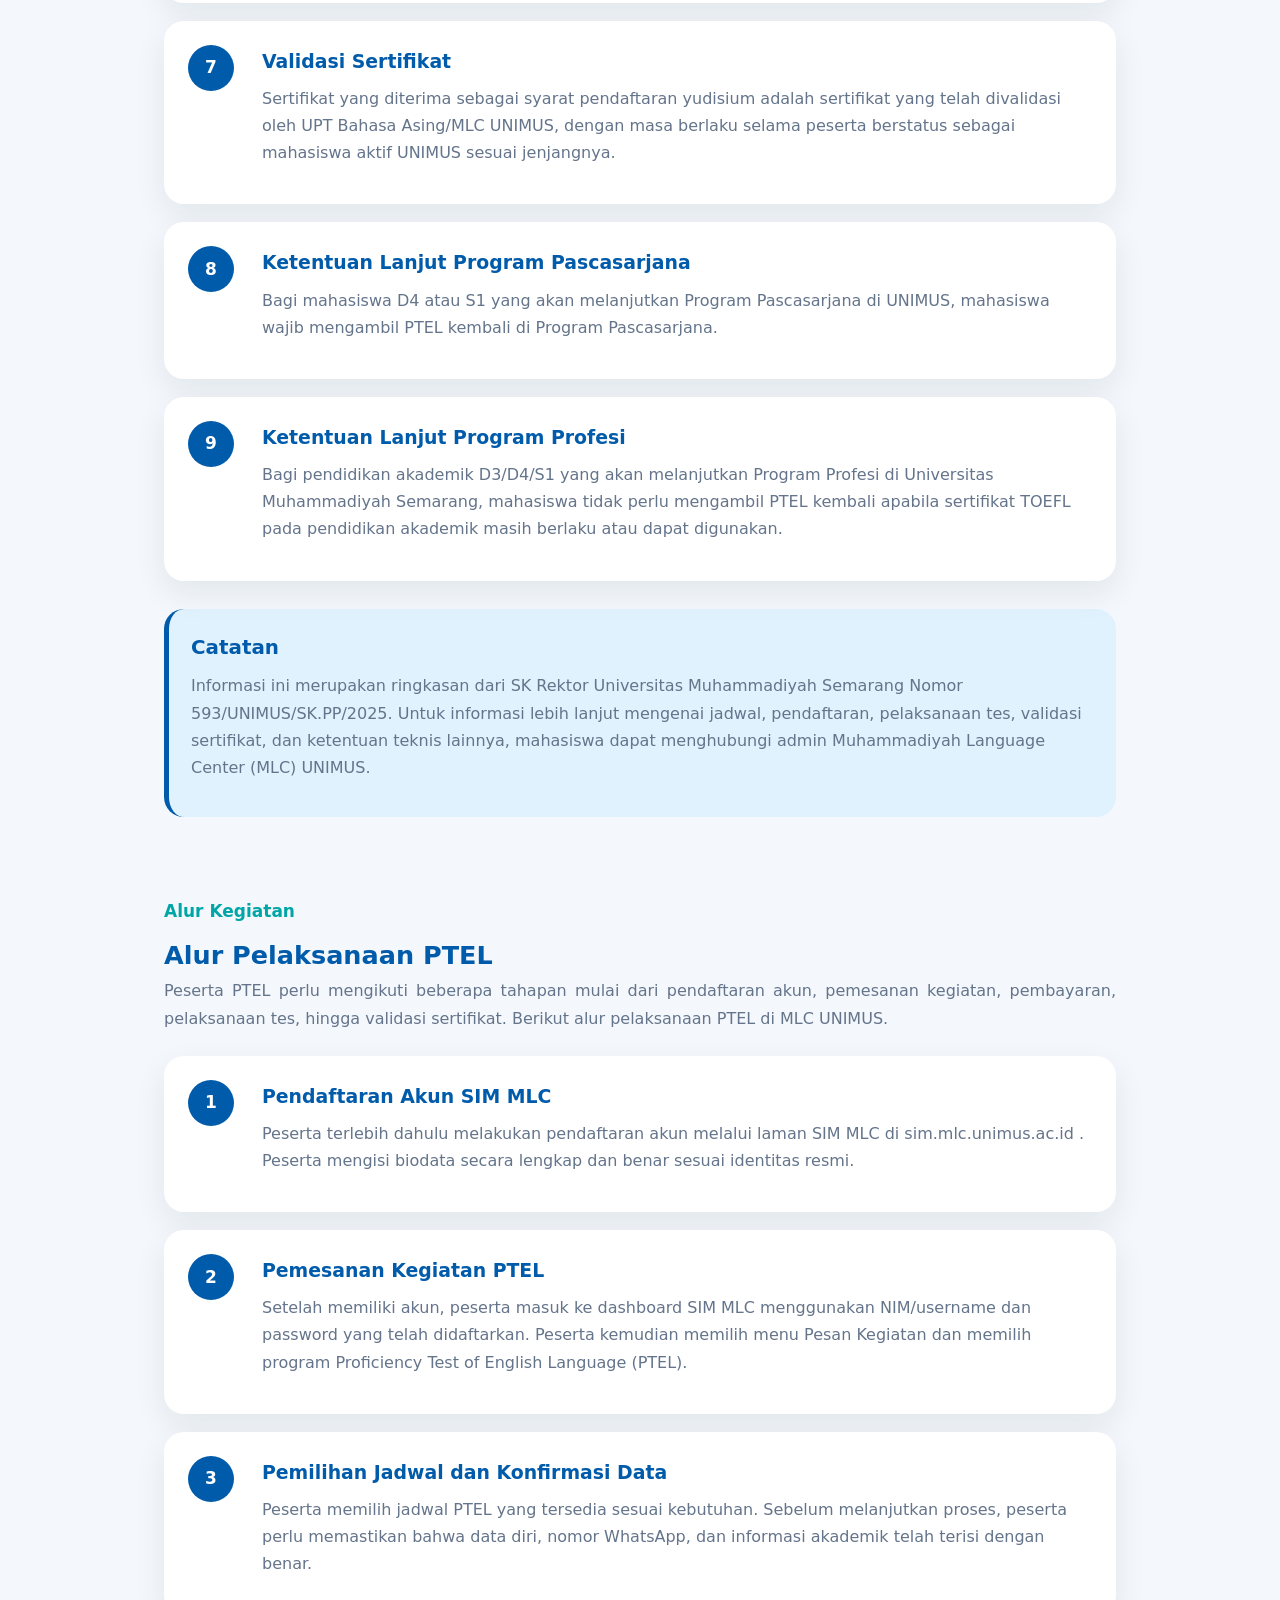
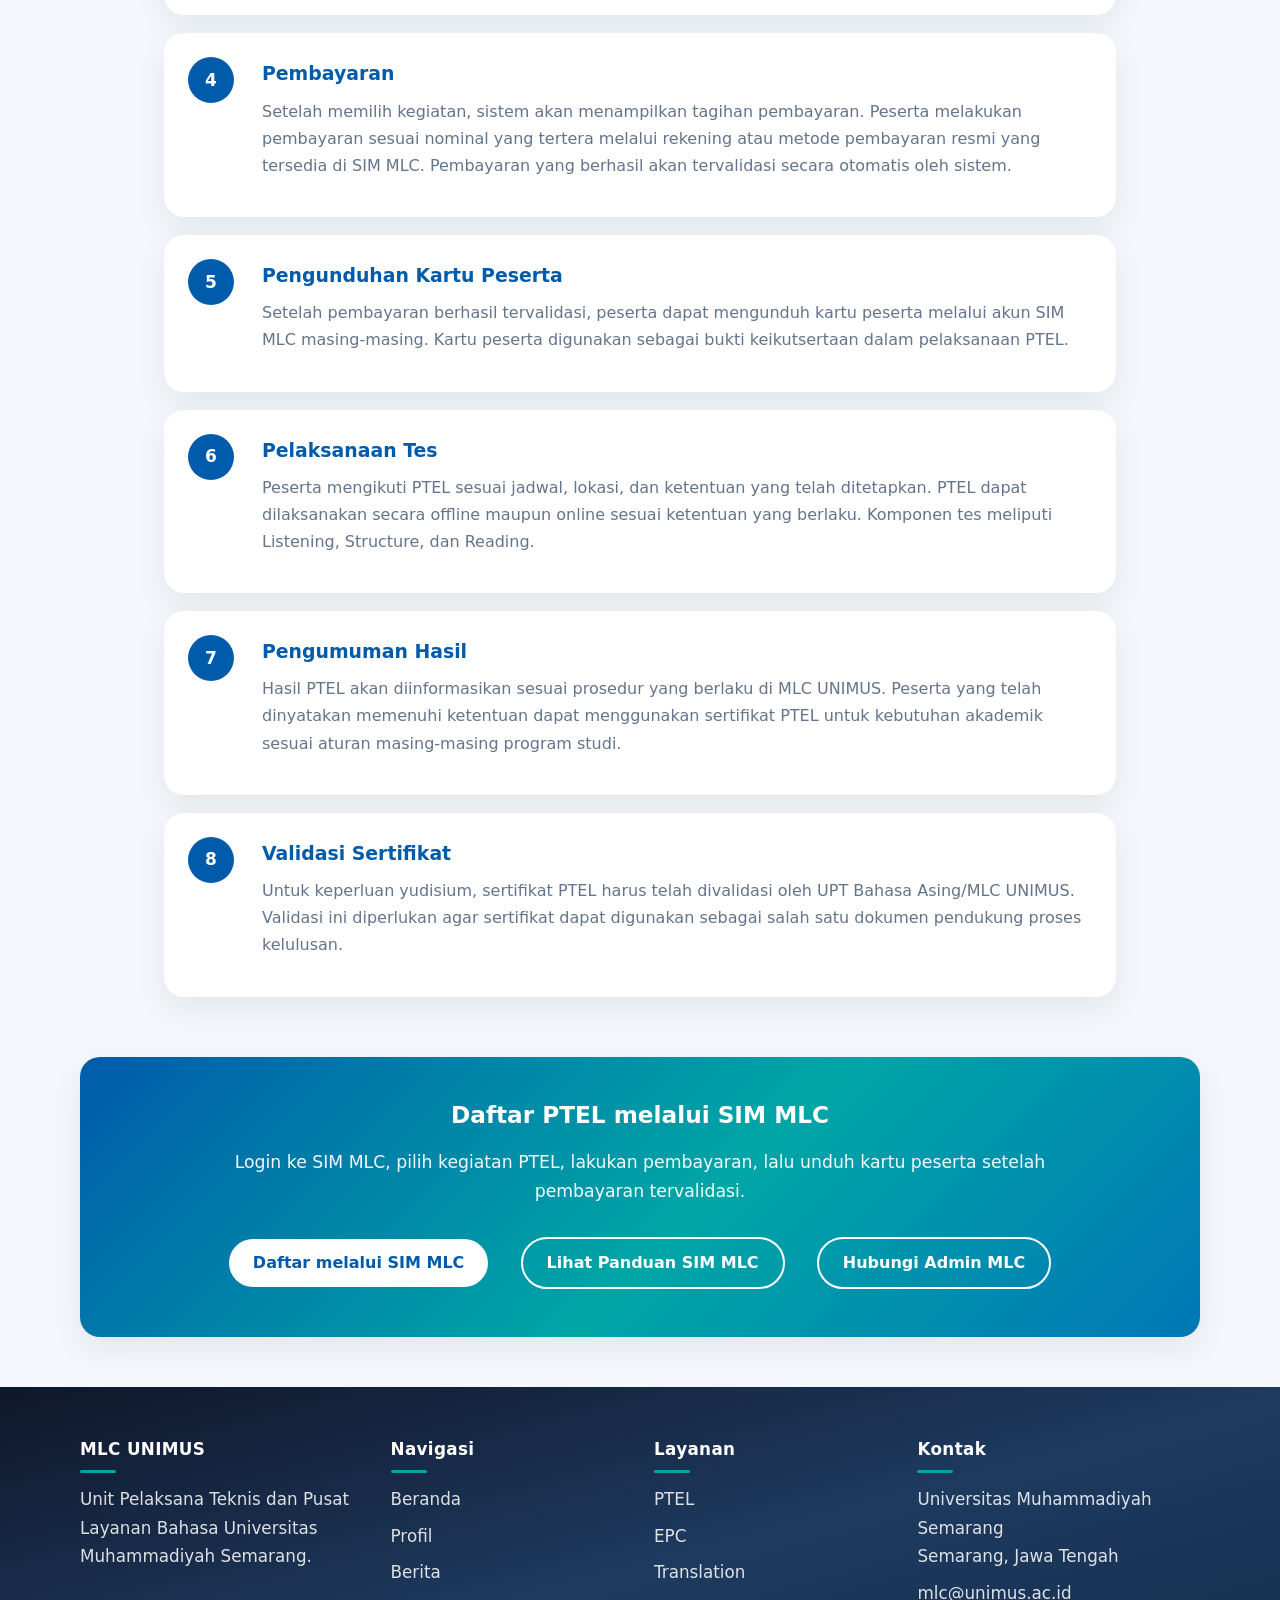
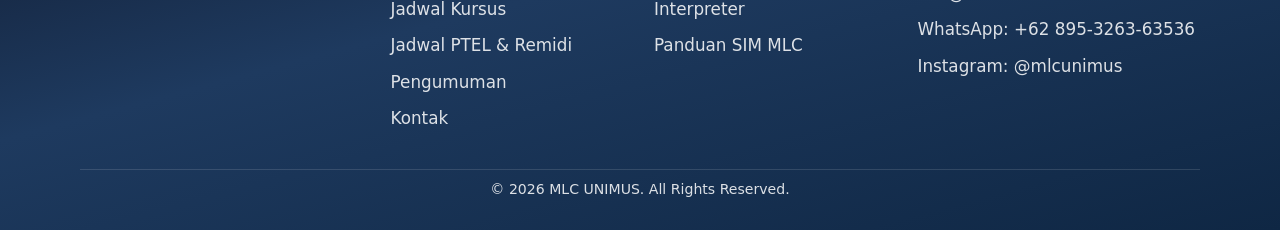
<file: ptel.html>
<!DOCTYPE html>
<html lang="id">
<head>
  <meta charset="UTF-8" />
  <meta name="viewport" content="width=device-width, initial-scale=1.0" />
  <title>PTEL | MLC UNIMUS</title>
  <link rel="stylesheet" href="styles.css" />
</head>
<body data-page="ptel">

  <div id="site-header"></div>

  <main>
    <section class="page-banner">
      <div class="container">
        <h1>Proficiency Test of English Language (PTEL)</h1>
        <p>Tes kemampuan Bahasa Inggris berbasis TOEFL untuk kebutuhan akademik dan sertifikasi resmi MLC UNIMUS.</p>
      </div>
    </section>

    <section>
      <div class="container two-col">
        <div class="content-block" style="margin:0;max-width:none;">
          <h2 style="color:var(--primary);margin-bottom:16px;">Tentang PTEL</h2>
          <p>
            PTEL-Unimus adalah tes kemampuan bahasa Inggris sebagai tes prediksi dari TOEFL®ITP yang diselenggarakan oleh UPT Bahasa Asing Unimus untuk mengukur kemampuan berbahasa Inggris di lingkungan sivitas akademika Unimus ataupun instansi/lembaga yang membutuhkannya. Bagi mahasiswa Unimus sendiri, sertifikat PTEL-Unimus merupakan salah satu persyaratan wajib yang digunakan untuk mendaftar wisuda, mendaftar pekerjaan setelah lulus, dan juga syarat untuk melanjutkan ke pendidikan yang lebih tinggi. 
          </p>
          <p>
                      </p>

          <h3 style="color:var(--primary);margin:24px 0 12px;">Komponen Tes</h3>
          <div class="feature-list">
            <div class="feature-item">
              <span>1</span>
              <div>
                <strong>Listening</strong>
                <p>Mengukur kemampuan memahami percakapan, monolog, dan informasi lisan dalam Bahasa Inggris.</p>
              </div>
            </div>

            <div class="feature-item">
              <span>2</span>
              <div>
                <strong>Structure & Written Expression</strong>
                <p>Mengukur penguasaan struktur kalimat, tata bahasa, dan penggunaan Bahasa Inggris yang tepat.</p>
              </div>
            </div>

            <div class="feature-item">
              <span>3</span>
              <div>
                <strong>Reading</strong>
                <p>Mengukur kemampuan memahami teks bacaan, gagasan utama, informasi rinci, dan makna kosakata dalam Bahasa Inggris.</p>
              </div>
            </div>
          </div>

          <h3 style="color:var(--primary);margin:24px 0 12px;">PTEL Digunakan Untuk</h3>
          <ul class="content-list">
            <li>Syarat yudisium atau kelulusan mahasiswa sesuai ketentuan yang berlaku.</li>
            <li>Persyaratan administrasi akademik.</li>
            <li>Persyaratan beasiswa.</li>
            <li>Rekrutmen kerja.</li>
            <li>Persiapan studi lanjut.</li>
            <li>Sertifikat resmi dikeluarkan oleh MLC UNIMUS.</li>
          </ul>
        </div>
        <div class="ptel-poster-box">
          <img src="images/ptel.png" alt="Informasi Proficiency Test of English Language PTEL UNIMUS">
        </div>
      </div>

      <div class="container" style="margin-top:32px;">
        <div class="info-box">
          <p>
            <strong>Informasi penting:</strong> Pendaftaran PTEL dilakukan melalui Sistem Informasi Manajemen
            (SIM) MLC. Peserta wajib memiliki akun SIM MLC terlebih dahulu.
          </p>
          <p>
            Lihat jadwal pelaksanaan di halaman
            <a href="jadwal-ptel-remidi.html">Jadwal PTEL &amp; Remidi</a>.
          </p>
        </div>
      </div>

      <div class="container content-block" style="max-width:1000px; margin-top:32px;">
        <span style="color: var(--secondary); font-weight: 800;">Dasar Hukum</span>
        <h2 style="color:var(--primary); margin-top:8px;">Ketentuan PTEL Berdasarkan SK Rektor</h2>
        <p>
          Pelaksanaan Proficiency Test of English Language (PTEL) untuk kelulusan mahasiswa UNIMUS
          mengacu pada Keputusan Rektor Universitas Muhammadiyah Semarang Nomor
          <strong>593/UNIMUS/SK.PP/2025</strong> tentang Pelaksanaan Proficiency Test of English Language
          (PTEL) untuk Kelulusan Mahasiswa Universitas Muhammadiyah Semarang. Keputusan ini berlaku sejak
          <strong>29 Agustus 2025</strong>.
        </p>

        <div class="steps-list" style="margin-top:24px;">
          <div class="step-item">
            <div class="step-number">1</div>
            <div>
              <h3>Pelaksanaan PTEL bagi Mahasiswa</h3>
              <p>
                Bagi mahasiswa Program D3 dan D4/S1/Profesi, pelaksanaan PTEL diwajibkan melalui
                UPT Bahasa Asing/MLC UNIMUS. Sementara itu, bagi Program Pascasarjana dan kelas RPL
                dapat menggunakan ketentuan melalui lembaga atau perguruan tinggi lain.
              </p>
            </div>
          </div>

          <div class="step-item">
            <div class="step-number">2</div>
            <div>
              <h3>Pelaksanaan Offline dan Online</h3>
              <p>
                Pelaksanaan PTEL UNIMUS dapat dilaksanakan secara offline maupun online sesuai ketentuan
                yang berlaku.
              </p>
            </div>
          </div>

          <div class="step-item">
            <div class="step-number">3</div>
            <div>
              <h3>Ketentuan PTEL Online</h3>
              <p>
                Pelaksanaan PTEL UNIMUS secara online dikhususkan bagi mahasiswa D3 dan D4/S1/Profesi/S2
                yang berada di luar Jawa dan luar negeri.
              </p>
            </div>
          </div>

          <div class="step-item">
            <div class="step-number">4</div>
            <div>
              <h3>Ketentuan Program Studi</h3>
              <p>
                Setiap program studi dapat menetapkan persyaratan penggunaan sertifikat PTEL pada seminar
                proposal, seminar hasil, atau ujian skripsi/tesis.
              </p>
            </div>
          </div>

          <div class="step-item">
            <div class="step-number">5</div>
            <div>
              <h3>Masa Berlaku Sertifikat</h3>
              <p>
                Sertifikat PTEL UNIMUS berlaku selama dua tahun.
              </p>
            </div>
          </div>

          <div class="step-item">
            <div class="step-number">6</div>
            <div>
              <h3>Ketentuan untuk Yudisium</h3>
              <p>
                Dalam hal pemenuhan syarat pendaftaran yudisium, keberlakuan sertifikat dikecualikan
                dari ketentuan masa berlaku sebagaimana disebutkan pada poin sebelumnya.
              </p>
            </div>
          </div>

          <div class="step-item">
            <div class="step-number">7</div>
            <div>
              <h3>Validasi Sertifikat</h3>
              <p>
                Sertifikat yang diterima sebagai syarat pendaftaran yudisium adalah sertifikat yang telah
                divalidasi oleh UPT Bahasa Asing/MLC UNIMUS, dengan masa berlaku selama peserta berstatus
                sebagai mahasiswa aktif UNIMUS sesuai jenjangnya.
              </p>
            </div>
          </div>

          <div class="step-item">
            <div class="step-number">8</div>
            <div>
              <h3>Ketentuan Lanjut Program Pascasarjana</h3>
              <p>
                Bagi mahasiswa D4 atau S1 yang akan melanjutkan Program Pascasarjana di UNIMUS, mahasiswa
                wajib mengambil PTEL kembali di Program Pascasarjana.
              </p>
            </div>
          </div>

          <div class="step-item">
            <div class="step-number">9</div>
            <div>
              <h3>Ketentuan Lanjut Program Profesi</h3>
              <p>
                Bagi pendidikan akademik D3/D4/S1 yang akan melanjutkan Program Profesi di Universitas
                Muhammadiyah Semarang, mahasiswa tidak perlu mengambil PTEL kembali apabila sertifikat
                TOEFL pada pendidikan akademik masih berlaku atau dapat digunakan.
              </p>
            </div>
          </div>
        </div>

        <div class="note-box" style="margin-top:28px;">
          <h3>Catatan</h3>
          <p>
            Informasi ini merupakan ringkasan dari SK Rektor Universitas Muhammadiyah Semarang Nomor
            593/UNIMUS/SK.PP/2025. Untuk informasi lebih lanjut mengenai jadwal, pendaftaran,
            pelaksanaan tes, validasi sertifikat, dan ketentuan teknis lainnya, mahasiswa dapat
            menghubungi admin Muhammadiyah Language Center (MLC) UNIMUS.
          </p>
        </div>
      </div>

      <div class="container content-block" style="max-width:1000px; margin-top:32px;">
        <span style="color: var(--secondary); font-weight: 800;">Alur Kegiatan</span>
        <h2 style="color:var(--primary); margin-top:8px;">Alur Pelaksanaan PTEL</h2>
        <p>
          Peserta PTEL perlu mengikuti beberapa tahapan mulai dari pendaftaran akun, pemesanan kegiatan,
          pembayaran, pelaksanaan tes, hingga validasi sertifikat. Berikut alur pelaksanaan PTEL di MLC UNIMUS.
        </p>

        <div class="steps-list" style="margin-top:24px;">
          <div class="step-item">
            <div class="step-number">1</div>
            <div>
              <h3>Pendaftaran Akun SIM MLC</h3>
              <p>
                Peserta terlebih dahulu melakukan pendaftaran akun melalui laman SIM MLC di
                <a href="http://sim.mlc.unimus.ac.id" target="_blank" rel="noopener">
                  sim.mlc.unimus.ac.id
                </a>.
                Peserta mengisi biodata secara lengkap dan benar sesuai identitas resmi.
              </p>
            </div>
          </div>

          <div class="step-item">
            <div class="step-number">2</div>
            <div>
              <h3>Pemesanan Kegiatan PTEL</h3>
              <p>
                Setelah memiliki akun, peserta masuk ke dashboard SIM MLC menggunakan NIM/username dan
                password yang telah didaftarkan. Peserta kemudian memilih menu Pesan Kegiatan dan memilih
                program Proficiency Test of English Language (PTEL).
              </p>
            </div>
          </div>

          <div class="step-item">
            <div class="step-number">3</div>
            <div>
              <h3>Pemilihan Jadwal dan Konfirmasi Data</h3>
              <p>
                Peserta memilih jadwal PTEL yang tersedia sesuai kebutuhan. Sebelum melanjutkan proses,
                peserta perlu memastikan bahwa data diri, nomor WhatsApp, dan informasi akademik telah
                terisi dengan benar.
              </p>
            </div>
          </div>

          <div class="step-item">
            <div class="step-number">4</div>
            <div>
              <h3>Pembayaran</h3>
              <p>
                Setelah memilih kegiatan, sistem akan menampilkan tagihan pembayaran. Peserta melakukan
                pembayaran sesuai nominal yang tertera melalui rekening atau metode pembayaran resmi yang
                tersedia di SIM MLC. Pembayaran yang berhasil akan tervalidasi secara otomatis oleh sistem.
              </p>
            </div>
          </div>

          <div class="step-item">
            <div class="step-number">5</div>
            <div>
              <h3>Pengunduhan Kartu Peserta</h3>
              <p>
                Setelah pembayaran berhasil tervalidasi, peserta dapat mengunduh kartu peserta melalui akun
                SIM MLC masing-masing. Kartu peserta digunakan sebagai bukti keikutsertaan dalam pelaksanaan PTEL.
              </p>
            </div>
          </div>

          <div class="step-item">
            <div class="step-number">6</div>
            <div>
              <h3>Pelaksanaan Tes</h3>
              <p>
                Peserta mengikuti PTEL sesuai jadwal, lokasi, dan ketentuan yang telah ditetapkan. PTEL dapat
                dilaksanakan secara offline maupun online sesuai ketentuan yang berlaku. Komponen tes meliputi
                Listening, Structure, dan Reading.
              </p>
            </div>
          </div>

          <div class="step-item">
            <div class="step-number">7</div>
            <div>
              <h3>Pengumuman Hasil</h3>
              <p>
                Hasil PTEL akan diinformasikan sesuai prosedur yang berlaku di MLC UNIMUS. Peserta yang telah
                dinyatakan memenuhi ketentuan dapat menggunakan sertifikat PTEL untuk kebutuhan akademik sesuai
                aturan masing-masing program studi.
              </p>
            </div>
          </div>

          <div class="step-item">
            <div class="step-number">8</div>
            <div>
              <h3>Validasi Sertifikat</h3>
              <p>
                Untuk keperluan yudisium, sertifikat PTEL harus telah divalidasi oleh UPT Bahasa Asing/MLC
                UNIMUS. Validasi ini diperlukan agar sertifikat dapat digunakan sebagai salah satu dokumen
                pendukung proses kelulusan.
              </p>
            </div>
          </div>
        </div>
      </div>

      <div class="container" style="margin-top:32px;">
        <div class="cta-box">
          <h3>Daftar PTEL melalui SIM MLC</h3>
          <p>
            Login ke SIM MLC, pilih kegiatan PTEL, lakukan pembayaran, lalu unduh kartu peserta setelah
            pembayaran tervalidasi.
          </p>
          <a href="http://sim.mlc.unimus.ac.id" class="btn btn-primary" target="_blank" rel="noopener">
            Daftar melalui SIM MLC
          </a>
          &nbsp;
          <a href="panduan-sim.html" class="btn btn-outline">
            Lihat Panduan SIM MLC
          </a>
          &nbsp;
          <!-- Ganti nomor WhatsApp berikut dengan nomor resmi layanan MLC -->
          <a href="https://wa.me/62895326363536" class="btn btn-outline" target="_blank" rel="noopener">
            Hubungi Admin MLC
          </a>
        </div>
      </div>
    </section>
  </main>

  <div id="site-footer"></div>
  <script src="data.js"></script>
  <script src="main.js"></script>
</body>
</html>
</file>
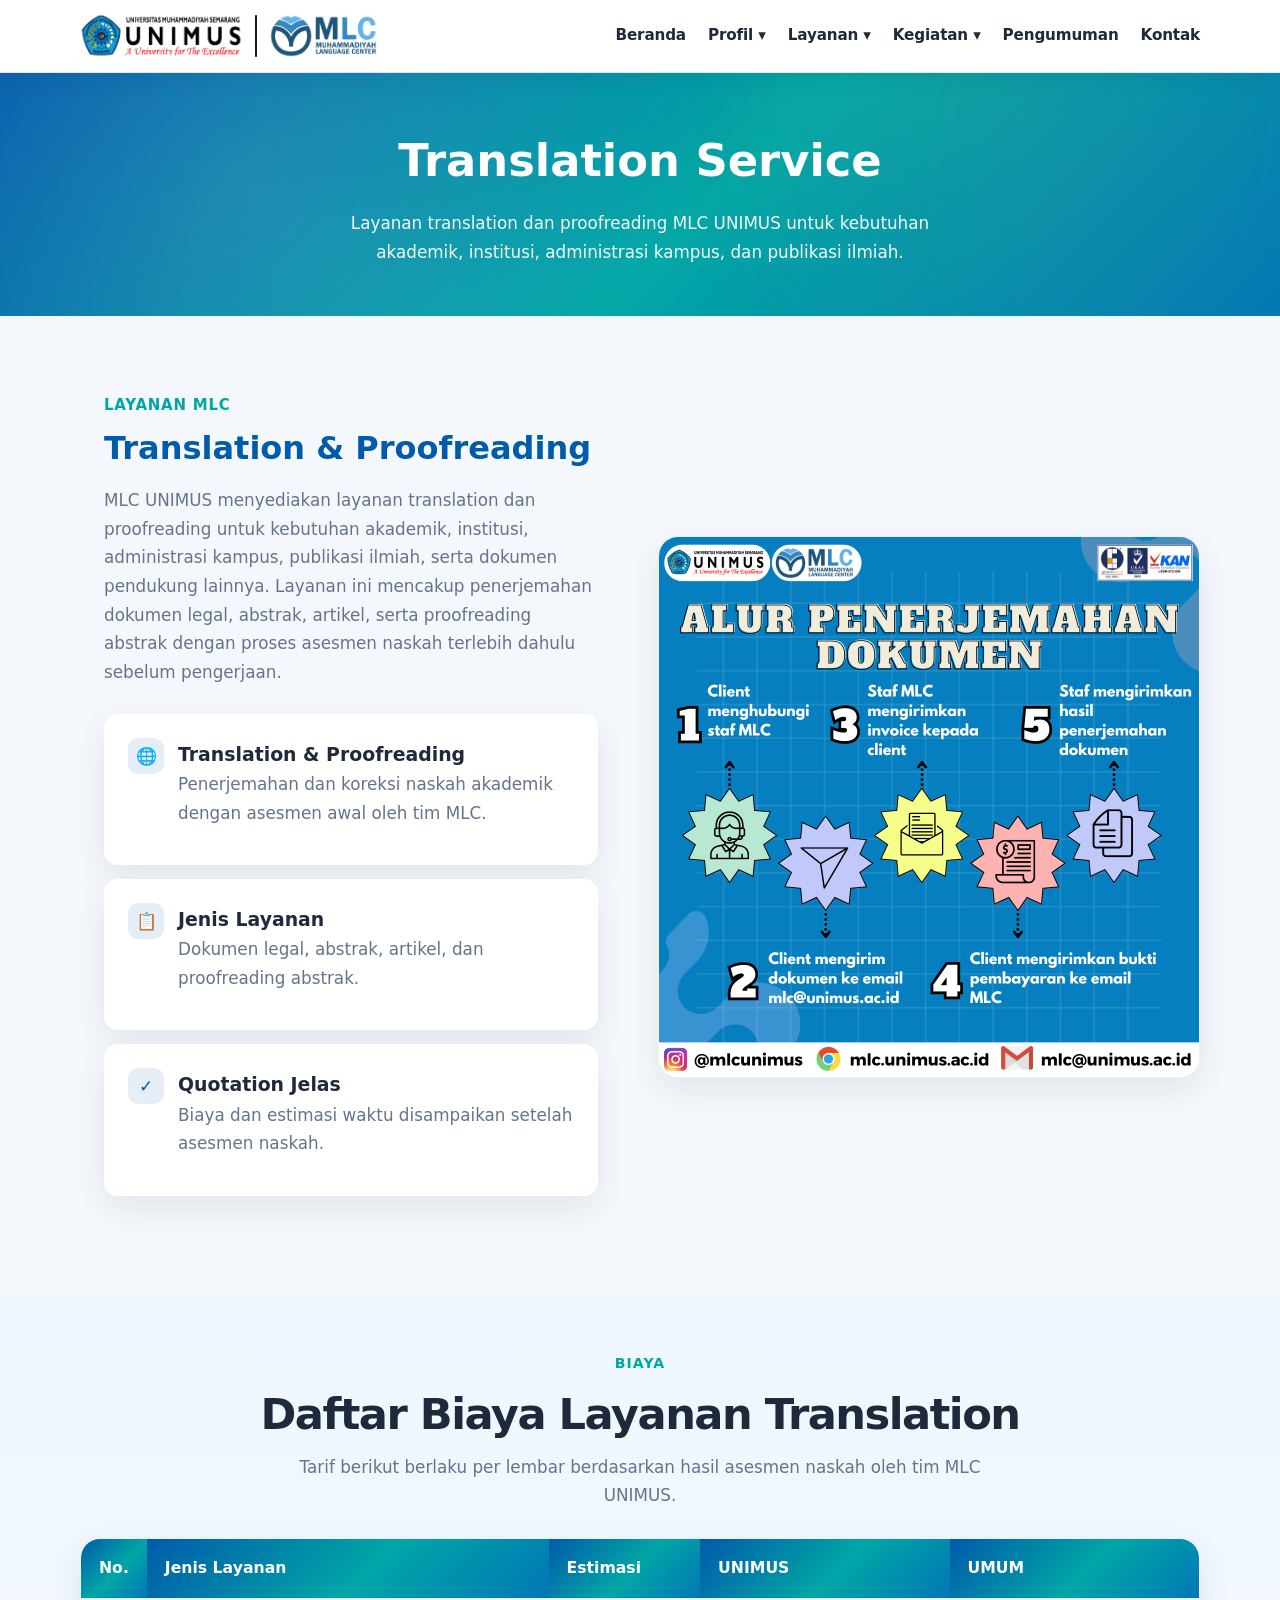
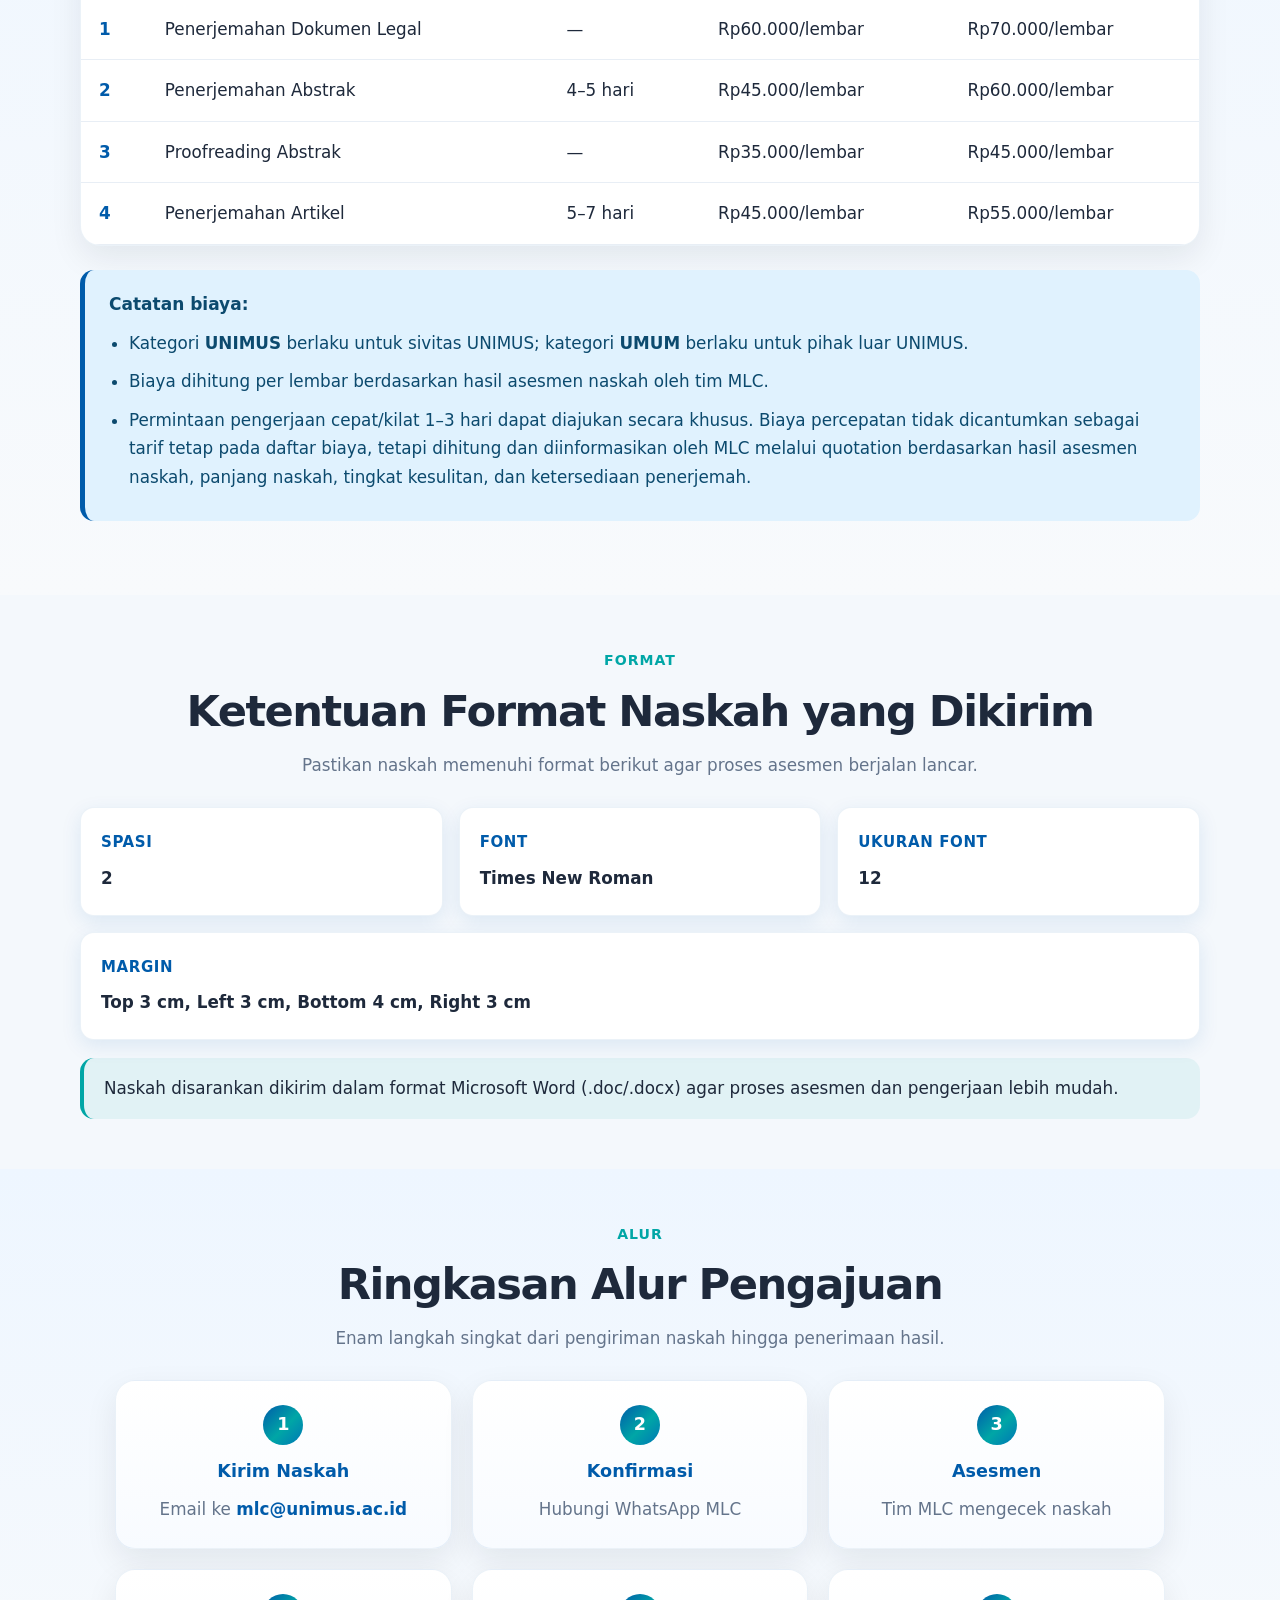
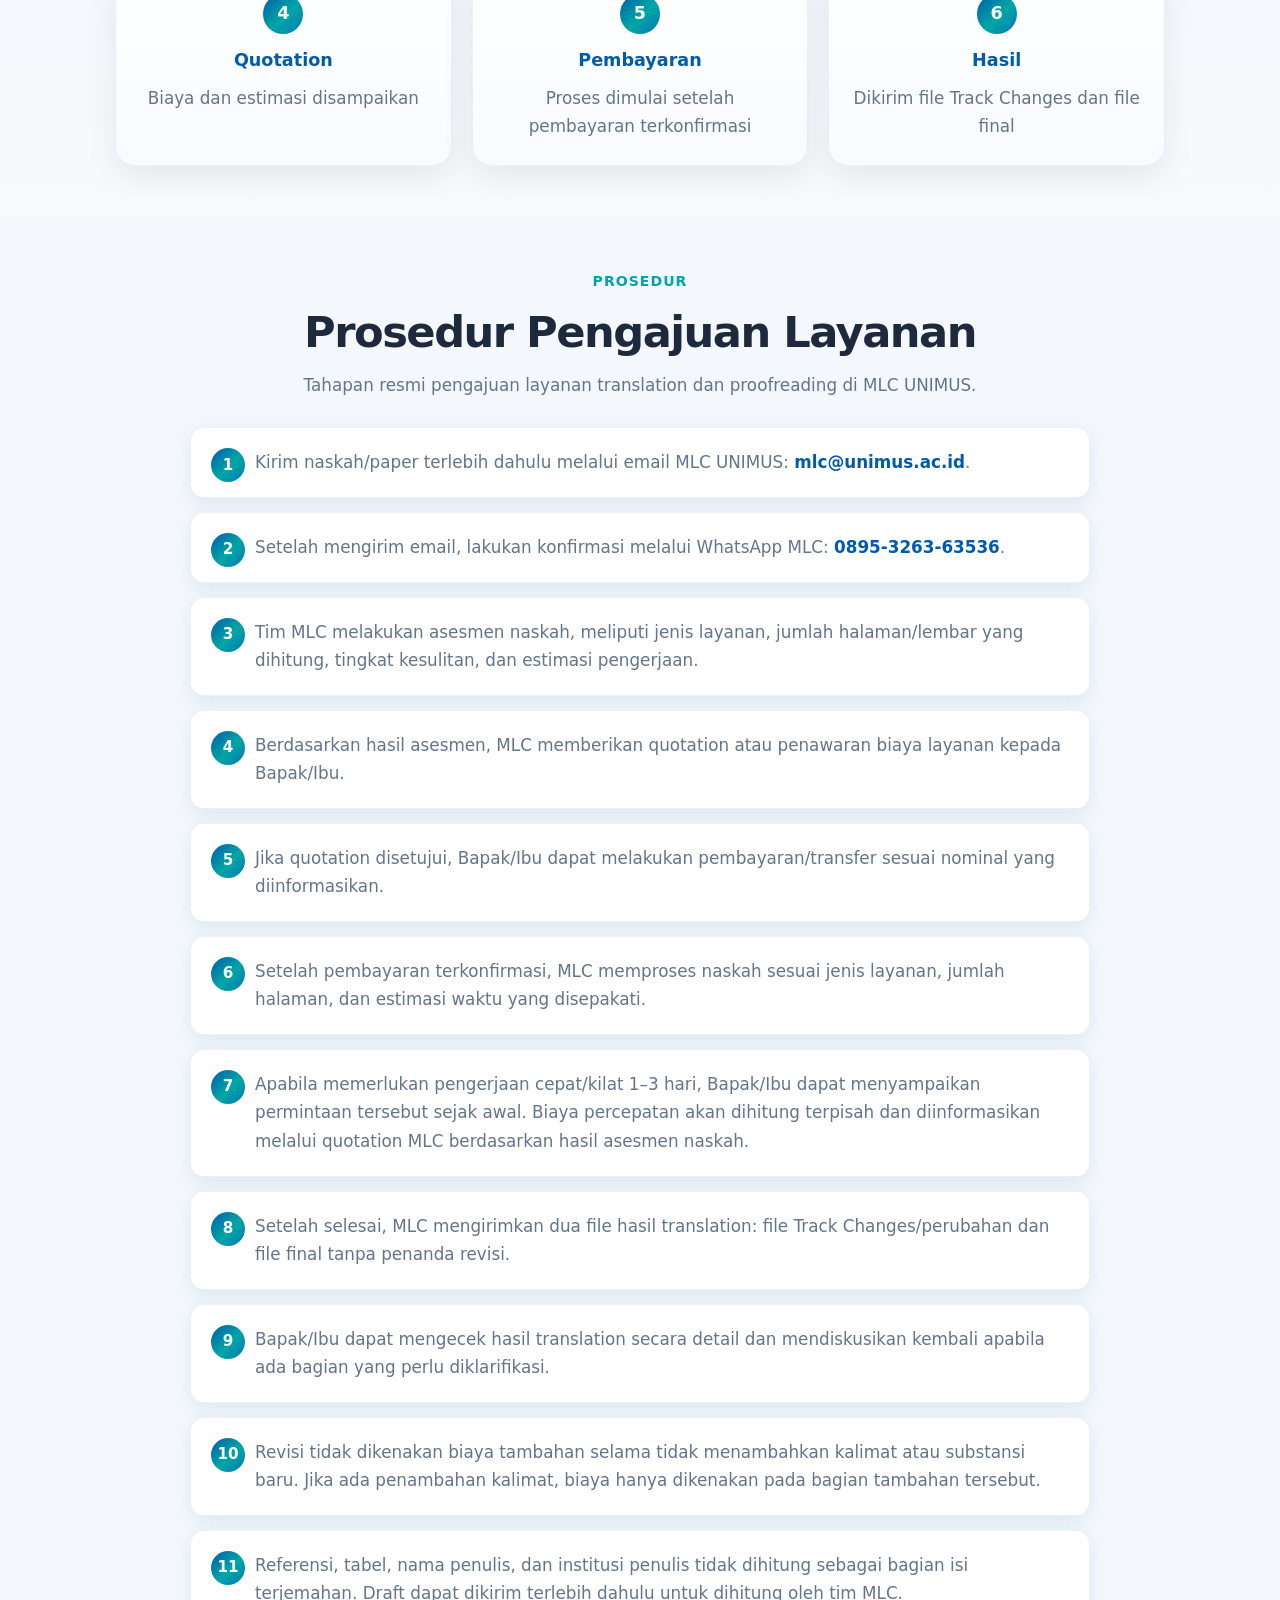
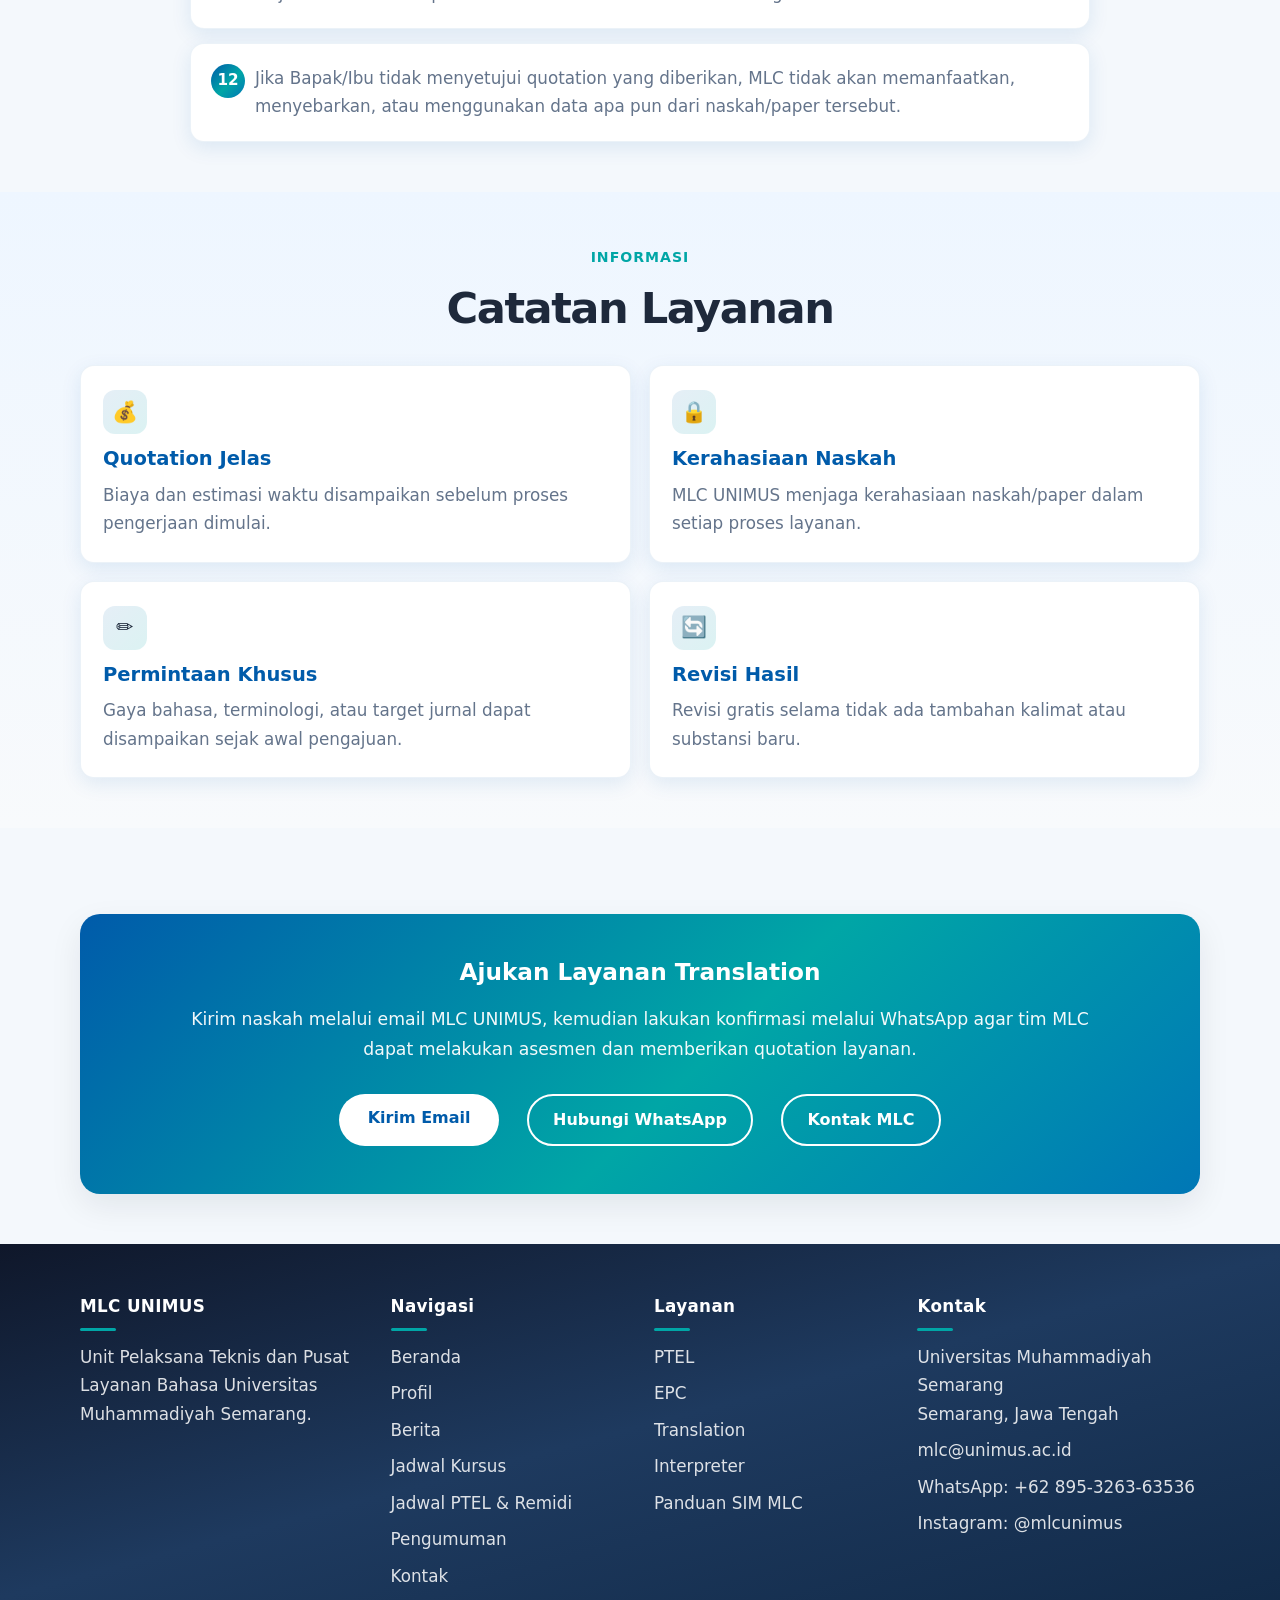
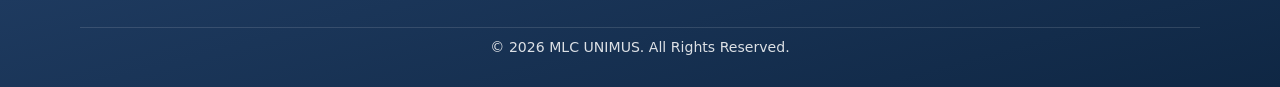
<file: translation.html>
<!DOCTYPE html>
<html lang="id">
<head>
  <meta charset="UTF-8" />
  <meta name="viewport" content="width=device-width, initial-scale=1.0" />
  <title>Translation | MLC UNIMUS</title>
  <link rel="stylesheet" href="styles.css" />
</head>
<body data-page="translation">

  <div id="site-header"></div>

  <main class="translation-page">
    <section class="page-banner">
      <div class="container">
        <h1>Translation Service</h1>
        <p>
          Layanan translation dan proofreading MLC UNIMUS untuk kebutuhan akademik, institusi,
          administrasi kampus, dan publikasi ilmiah.
        </p>
      </div>
    </section>

    <section class="translation-intro">
      <div class="container two-col">
        <div class="content-block translation-intro-text">
          <span class="section-eyebrow">Layanan MLC</span>
          <h2>Translation &amp; Proofreading</h2>
          <p>
            MLC UNIMUS menyediakan layanan translation dan proofreading untuk kebutuhan akademik, institusi,
            administrasi kampus, publikasi ilmiah, serta dokumen pendukung lainnya. Layanan ini mencakup
            penerjemahan dokumen legal, abstrak, artikel, serta proofreading abstrak dengan proses asesmen
            naskah terlebih dahulu sebelum pengerjaan.
          </p>

          <div class="feature-list">
            <div class="feature-item">
              <span>🌐</span>
              <div>
                <strong>Translation &amp; Proofreading</strong>
                <p>Penerjemahan dan koreksi naskah akademik dengan asesmen awal oleh tim MLC.</p>
              </div>
            </div>

            <div class="feature-item">
              <span>📋</span>
              <div>
                <strong>Jenis Layanan</strong>
                <p>Dokumen legal, abstrak, artikel, dan proofreading abstrak.</p>
              </div>
            </div>

            <div class="feature-item">
              <span>✓</span>
              <div>
                <strong>Quotation Jelas</strong>
                <p>Biaya dan estimasi waktu disampaikan setelah asesmen naskah.</p>
              </div>
            </div>
          </div>
        </div>

        <div class="service-side-image">
          <img src="images/trans.png" alt="Alur Pengajuan Translation Service MLC UNIMUS">
        </div>
      </div>
    </section>

    <section class="section-alt translation-section">
      <div class="container">
        <div class="section-title">
          <span>Biaya</span>
          <h2>Daftar Biaya Layanan Translation</h2>
          <p>Tarif berikut berlaku per lembar berdasarkan hasil asesmen naskah oleh tim MLC UNIMUS.</p>
        </div>

        <div class="price-table-wrap">
          <table class="price-table">
            <thead>
              <tr>
                <th>No.</th>
                <th>Jenis Layanan</th>
                <th>Estimasi</th>
                <th>UNIMUS</th>
                <th>UMUM</th>
              </tr>
            </thead>
            <tbody>
              <tr>
                <td>1</td>
                <td>Penerjemahan Dokumen Legal</td>
                <td>—</td>
                <td>Rp60.000/lembar</td>
                <td>Rp70.000/lembar</td>
              </tr>
              <tr>
                <td>2</td>
                <td>Penerjemahan Abstrak</td>
                <td>4–5 hari</td>
                <td>Rp45.000/lembar</td>
                <td>Rp60.000/lembar</td>
              </tr>
              <tr>
                <td>3</td>
                <td>Proofreading Abstrak</td>
                <td>—</td>
                <td>Rp35.000/lembar</td>
                <td>Rp45.000/lembar</td>
              </tr>
              <tr>
                <td>4</td>
                <td>Penerjemahan Artikel</td>
                <td>5–7 hari</td>
                <td>Rp45.000/lembar</td>
                <td>Rp55.000/lembar</td>
              </tr>
            </tbody>
          </table>
        </div>

        <div class="info-box translation-notes">
          <p><strong>Catatan biaya:</strong></p>
          <ul>
            <li>Kategori <strong>UNIMUS</strong> berlaku untuk sivitas UNIMUS; kategori <strong>UMUM</strong> berlaku untuk pihak luar UNIMUS.</li>
            <li>Biaya dihitung per lembar berdasarkan hasil asesmen naskah oleh tim MLC.</li>
            <li>
              Permintaan pengerjaan cepat/kilat 1–3 hari dapat diajukan secara khusus. Biaya percepatan tidak
              dicantumkan sebagai tarif tetap pada daftar biaya, tetapi dihitung dan diinformasikan oleh MLC
              melalui quotation berdasarkan hasil asesmen naskah, panjang naskah, tingkat kesulitan, dan
              ketersediaan penerjemah.
            </li>
          </ul>
        </div>
      </div>
    </section>

    <section class="translation-section">
      <div class="container">
        <div class="section-title">
          <span>Format</span>
          <h2>Ketentuan Format Naskah yang Dikirim</h2>
          <p>Pastikan naskah memenuhi format berikut agar proses asesmen berjalan lancar.</p>
        </div>

        <div class="format-spec-grid">
          <div class="format-spec-card">
            <strong>Spasi</strong>
            <span>2</span>
          </div>
          <div class="format-spec-card">
            <strong>Font</strong>
            <span>Times New Roman</span>
          </div>
          <div class="format-spec-card">
            <strong>Ukuran Font</strong>
            <span>12</span>
          </div>
          <div class="format-spec-card format-spec-wide">
            <strong>Margin</strong>
            <span>Top 3 cm, Left 3 cm, Bottom 4 cm, Right 3 cm</span>
          </div>
        </div>

        <p class="translation-format-note">
          Naskah disarankan dikirim dalam format Microsoft Word (.doc/.docx) agar proses asesmen
          dan pengerjaan lebih mudah.
        </p>
      </div>
    </section>

    <section class="section-alt translation-section">
      <div class="container">
        <div class="section-title">
          <span>Alur</span>
          <h2>Ringkasan Alur Pengajuan</h2>
          <p>Enam langkah singkat dari pengiriman naskah hingga penerimaan hasil.</p>
        </div>

        <div class="step-cards step-cards-6 step-cards-modern">
          <div class="step-card">
            <div class="step-num">1</div>
            <h3>Kirim Naskah</h3>
            <p>Email ke <a href="mailto:mlc@unimus.ac.id">mlc@unimus.ac.id</a></p>
          </div>

          <div class="step-card">
            <div class="step-num">2</div>
            <h3>Konfirmasi</h3>
            <p>Hubungi WhatsApp MLC</p>
          </div>

          <div class="step-card">
            <div class="step-num">3</div>
            <h3>Asesmen</h3>
            <p>Tim MLC mengecek naskah</p>
          </div>

          <div class="step-card">
            <div class="step-num">4</div>
            <h3>Quotation</h3>
            <p>Biaya dan estimasi disampaikan</p>
          </div>

          <div class="step-card">
            <div class="step-num">5</div>
            <h3>Pembayaran</h3>
            <p>Proses dimulai setelah pembayaran terkonfirmasi</p>
          </div>

          <div class="step-card">
            <div class="step-num">6</div>
            <h3>Hasil</h3>
            <p>Dikirim file Track Changes dan file final</p>
          </div>
        </div>
      </div>
    </section>

    <section class="translation-section">
      <div class="container">
        <div class="section-title">
          <span>Prosedur</span>
          <h2>Prosedur Pengajuan Layanan</h2>
          <p>Tahapan resmi pengajuan layanan translation dan proofreading di MLC UNIMUS.</p>
        </div>

        <ol class="procedure-list">
          <li>
            Kirim naskah/paper terlebih dahulu melalui email MLC UNIMUS:
            <a href="mailto:mlc@unimus.ac.id">mlc@unimus.ac.id</a>.
          </li>
          <li>
            Setelah mengirim email, lakukan konfirmasi melalui WhatsApp MLC:
            <a href="https://wa.me/62895326363536" target="_blank" rel="noopener">0895-3263-63536</a>.
          </li>
          <li>
            Tim MLC melakukan asesmen naskah, meliputi jenis layanan, jumlah halaman/lembar yang dihitung,
            tingkat kesulitan, dan estimasi pengerjaan.
          </li>
          <li>
            Berdasarkan hasil asesmen, MLC memberikan quotation atau penawaran biaya layanan kepada Bapak/Ibu.
          </li>
          <li>
            Jika quotation disetujui, Bapak/Ibu dapat melakukan pembayaran/transfer sesuai nominal yang diinformasikan.
          </li>
          <li>
            Setelah pembayaran terkonfirmasi, MLC memproses naskah sesuai jenis layanan, jumlah halaman,
            dan estimasi waktu yang disepakati.
          </li>
          <li>
            Apabila memerlukan pengerjaan cepat/kilat 1–3 hari, Bapak/Ibu dapat menyampaikan permintaan tersebut
            sejak awal. Biaya percepatan akan dihitung terpisah dan diinformasikan melalui quotation MLC berdasarkan
            hasil asesmen naskah.
          </li>
          <li>
            Setelah selesai, MLC mengirimkan dua file hasil translation: file Track Changes/perubahan dan file
            final tanpa penanda revisi.
          </li>
          <li>
            Bapak/Ibu dapat mengecek hasil translation secara detail dan mendiskusikan kembali apabila ada bagian
            yang perlu diklarifikasi.
          </li>
          <li>
            Revisi tidak dikenakan biaya tambahan selama tidak menambahkan kalimat atau substansi baru. Jika ada
            penambahan kalimat, biaya hanya dikenakan pada bagian tambahan tersebut.
          </li>
          <li>
            Referensi, tabel, nama penulis, dan institusi penulis tidak dihitung sebagai bagian isi terjemahan.
            Draft dapat dikirim terlebih dahulu untuk dihitung oleh tim MLC.
          </li>
          <li>
            Jika Bapak/Ibu tidak menyetujui quotation yang diberikan, MLC tidak akan memanfaatkan, menyebarkan,
            atau menggunakan data apa pun dari naskah/paper tersebut.
          </li>
        </ol>
      </div>
    </section>

    <section class="section-alt translation-section">
      <div class="container">
        <div class="section-title">
          <span>Informasi</span>
          <h2>Catatan Layanan</h2>
        </div>

        <div class="service-notes-grid">
          <div class="service-note-card">
            <span class="service-note-icon" aria-hidden="true">💰</span>
            <h3>Quotation Jelas</h3>
            <p>Biaya dan estimasi waktu disampaikan sebelum proses pengerjaan dimulai.</p>
          </div>

          <div class="service-note-card">
            <span class="service-note-icon" aria-hidden="true">🔒</span>
            <h3>Kerahasiaan Naskah</h3>
            <p>MLC UNIMUS menjaga kerahasiaan naskah/paper dalam setiap proses layanan.</p>
          </div>

          <div class="service-note-card">
            <span class="service-note-icon" aria-hidden="true">✏️</span>
            <h3>Permintaan Khusus</h3>
            <p>Gaya bahasa, terminologi, atau target jurnal dapat disampaikan sejak awal pengajuan.</p>
          </div>

          <div class="service-note-card">
            <span class="service-note-icon" aria-hidden="true">🔄</span>
            <h3>Revisi Hasil</h3>
            <p>Revisi gratis selama tidak ada tambahan kalimat atau substansi baru.</p>
          </div>
        </div>
      </div>
    </section>

    <section class="translation-section translation-cta-section">
      <div class="container">
        <div class="cta-box cta-box-actions">
          <h3>Ajukan Layanan Translation</h3>
          <p>
            Kirim naskah melalui email MLC UNIMUS, kemudian lakukan konfirmasi melalui WhatsApp agar tim MLC
            dapat melakukan asesmen dan memberikan quotation layanan.
          </p>
          <div class="cta-box-buttons">
            <a href="mailto:mlc@unimus.ac.id" class="btn btn-primary">Kirim Email</a>
            <a href="https://wa.me/62895326363536" class="btn btn-outline" target="_blank" rel="noopener">Hubungi WhatsApp</a>
            <a href="kontak.html" class="btn btn-outline">Kontak MLC</a>
          </div>
        </div>
      </div>
    </section>
  </main>

  <div id="site-footer"></div>
  <script src="data.js"></script>
  <script src="main.js"></script>
</body>
</html>
</file>
<file: styles.css>
:root {
  --primary: #005baa;
  --primary-dark: #00437f;
  --secondary: #00a6a6;
  --accent-gold: #e8b84a;
  --dark: #1e293b;
  --light: #f4f8fc;
  --muted: #64748b;
  --white: #ffffff;
  --radius: 20px;
  --radius-sm: 14px;
  --shadow: 0 12px 32px rgba(15, 23, 42, 0.08);
  --shadow-soft: 0 6px 20px rgba(0, 91, 170, 0.1);
  --gradient-brand: linear-gradient(135deg, #005baa 0%, #00a6a6 55%, #0077b6 100%);
  --gradient-section: linear-gradient(180deg, #eef6ff 0%, #f8fafc 100%);
  --text-base: 1.0625rem;
  --text-sm: 0.9375rem;
  --text-md: 1.05rem;
  --text-card-title: 1.22rem;
  --text-section: clamp(2rem, 4vw, 2.7rem);
  --text-hero: clamp(2.25rem, 5vw, 3.75rem);
  --leading-body: 1.7;
  --leading-tight: 1.35;
}

* {
  margin: 0;
  padding: 0;
  box-sizing: border-box;
  scroll-behavior: smooth;
}

body {
  font-family: "Segoe UI", system-ui, -apple-system, BlinkMacSystemFont, Roboto, Arial, sans-serif;
  font-size: var(--text-base);
  color: var(--dark);
  background: var(--light);
  line-height: var(--leading-body);
  -webkit-font-smoothing: antialiased;
}

a {
  text-decoration: none;
  color: inherit;
}

img {
  max-width: 100%;
  display: block;
}

.container {
  width: min(1120px, 92%);
  margin: auto;
}

header {
  position: sticky;
  top: 0;
  z-index: 1000;
  background: rgba(255, 255, 255, 0.95);
  backdrop-filter: blur(10px);
  box-shadow: 0 2px 15px rgba(0, 0, 0, 0.06);
}

.navbar {
  display: flex;
  justify-content: space-between;
  align-items: center;
  padding: 16px 0;
}

.brand {
  display: flex;
  align-items: center;
  gap: 12px;
  flex-shrink: 0;
  color: var(--primary);
}

.site-logo {
  height: 56px;
  width: auto;
  object-fit: contain;
  display: block;
}

@media (max-width: 768px) {
  .site-logo {
    height: 42px;
  }
}

nav {
  position: relative;
}

nav ul {
  list-style: none;
  display: flex;
  gap: 20px;
  align-items: center;
  flex-wrap: wrap;
  justify-content: flex-end;
}

.nav-dropdown {
  position: relative;
}

.nav-dropdown > button {
  background: none;
  border: none;
  font: inherit;
  font-weight: 600;
  color: var(--dark);
  cursor: pointer;
  padding: 0;
  display: flex;
  align-items: center;
  gap: 4px;
}

.nav-dropdown > button:hover,
.nav-dropdown.open > button {
  color: var(--primary);
}

.nav-dropdown ul {
  display: none;
  position: absolute;
  top: calc(100% + 10px);
  right: 0;
  min-width: 220px;
  flex-direction: column;
  align-items: stretch;
  gap: 0;
  background: var(--white);
  padding: 10px 0;
  border-radius: 14px;
  box-shadow: var(--shadow);
  z-index: 100;
}

.nav-dropdown.open ul {
  display: flex;
}

.nav-dropdown ul a {
  display: block;
  padding: 10px 18px;
}

.nav-dropdown ul a:hover {
  background: #eef6ff;
}

nav a {
  font-weight: 600;
  color: var(--dark);
  transition: 0.2s;
}

nav a:hover,
nav a.active {
  color: var(--primary);
}

.menu-toggle {
  display: none;
  border: none;
  background: var(--primary);
  color: var(--white);
  padding: 10px 12px;
  border-radius: 10px;
  cursor: pointer;
}

.hero {
  padding: 88px 0;
  background: var(--gradient-brand);
  color: var(--white);
  position: relative;
  overflow: hidden;
}

.page-banner {
  padding: 64px 0;
  background: linear-gradient(135deg, var(--primary), var(--secondary));
  color: var(--white);
  text-align: center;
}

.page-banner h1 {
  font-size: clamp(1.8rem, 4vw, 2.8rem);
  margin-bottom: 10px;
}

.page-banner p {
  opacity: 0.95;
  max-width: 640px;
  margin: 0 auto;
}

.page-banner-sm {
  padding: 36px 0;
}

.hero-grid {
  display: grid;
  grid-template-columns: 1.15fr 0.85fr;
  gap: 40px;
  align-items: center;
}

.hero h1 {
  font-size: var(--text-hero);
  line-height: 1.1;
  margin-bottom: 20px;
  font-weight: 800;
}

.hero p {
  font-size: var(--text-md);
  opacity: 0.95;
  margin-bottom: 28px;
  line-height: var(--leading-body);
}

.button-group {
  display: flex;
  gap: 14px;
  flex-wrap: wrap;
}

.btn {
  display: inline-block;
  padding: 14px 24px;
  border-radius: 999px;
  font-weight: 700;
  font-size: var(--text-md);
  line-height: 1.25;
  transition: transform 0.25s ease, box-shadow 0.25s ease, background 0.2s ease;
  min-height: 46px;
}

.btn-primary {
  background: var(--white);
  color: var(--primary);
}

.btn-outline {
  border: 2px solid var(--white);
  color: var(--white);
}

.btn:hover {
  transform: translateY(-2px);
  box-shadow: 0 8px 20px rgba(0, 0, 0, 0.15);
}

.hero-card {
  background: rgba(255, 255, 255, 0.14);
  border: 1px solid rgba(255, 255, 255, 0.25);
  border-radius: var(--radius);
  padding: 28px;
  backdrop-filter: blur(8px);
}

.hero-card h3 {
  margin-bottom: 14px;
  font-size: 1.35rem;
}

.hero-card li {
  margin-left: 20px;
  margin-bottom: 8px;
}

section {
  padding: 76px 0;
  scroll-margin-top: 88px;
}

.section-title {
  text-align: center;
  margin-bottom: 42px;
}

.section-title span {
  color: var(--secondary);
  font-weight: 800;
  text-transform: uppercase;
  letter-spacing: 1px;
  font-size: 0.88rem;
}

.section-title h2 {
  font-size: var(--text-section);
  margin-top: 8px;
  color: var(--dark);
  line-height: var(--leading-tight);
  font-weight: 800;
}

.section-title p {
  color: var(--muted);
  max-width: 680px;
  margin: 10px auto 0;
  font-size: var(--text-md);
  line-height: var(--leading-body);
}

.cards {
  display: grid;
  grid-template-columns: repeat(3, 1fr);
  gap: 22px;
}

.cards-services {
  grid-template-columns: repeat(4, 1fr);
}

.card {
  background: var(--white);
  border-radius: var(--radius);
  padding: 26px;
  box-shadow: var(--shadow);
  transition: 0.25s;
}

.card:hover {
  transform: translateY(-5px);
}

a.card {
  display: block;
  color: inherit;
}

.hero-card a {
  color: var(--white);
  text-decoration: underline;
  text-underline-offset: 3px;
}

.icon {
  width: 52px;
  height: 52px;
  border-radius: 14px;
  background: rgba(0, 91, 170, 0.1);
  color: var(--primary);
  display: grid;
  place-items: center;
  font-size: 1.6rem;
  margin-bottom: 18px;
}

.card h3 {
  margin-bottom: 10px;
  color: var(--primary);
  font-size: var(--text-card-title);
  line-height: var(--leading-tight);
}

.card p {
  color: var(--muted);
  font-size: var(--text-md);
  line-height: var(--leading-body);
}

.about-grid {
  display: grid;
  grid-template-columns: 0.9fr 1.1fr;
  gap: 36px;
  align-items: center;
}

.about-image {
  min-height: 360px;
  border-radius: var(--radius);
  background: url('images/cover.png');
  background-size: cover;
  background-position: center;
  box-shadow: var(--shadow);
}

.about-content h2 {
  font-size: 2.1rem;
  margin-bottom: 16px;
}

.about-content p {
  color: var(--muted);
  margin-bottom: 14px;
}

.stats {
  display: grid;
  grid-template-columns: repeat(3, 1fr);
  gap: 16px;
  margin-top: 24px;
}

.stat {
  background: var(--white);
  border-radius: 16px;
  padding: 20px;
  text-align: center;
  box-shadow: var(--shadow);
}

.stat strong {
  display: block;
  font-size: 1.7rem;
  color: var(--primary);
}

.program-list {
  display: grid;
  grid-template-columns: repeat(2, 1fr);
  gap: 18px;
}

.program-item {
  background: var(--white);
  padding: 22px;
  border-radius: var(--radius);
  box-shadow: var(--shadow);
  border-left: 5px solid var(--secondary);
}

.program-item h3 {
  color: var(--primary);
  margin-bottom: 8px;
}

.program-item p {
  color: var(--muted);
}

.gallery {
  display: grid;
  grid-template-columns: repeat(3, 1fr);
  gap: 18px;
}

.gallery-item {
  height: 230px;
  border-radius: var(--radius);
  background-size: cover;
  background-position: center;
  box-shadow: var(--shadow);
  overflow: hidden;
  position: relative;
}

.gallery-item::after {
  content: attr(data-title);
  position: absolute;
  left: 0;
  right: 0;
  bottom: 0;
  padding: 16px;
  color: var(--white);
  font-weight: 700;
  background: linear-gradient(transparent, rgba(0, 0, 0, 0.75));
}

.contact-grid {
  display: grid;
  grid-template-columns: 0.8fr 1.2fr;
  gap: 24px;
}

.contact-info,
.contact-form {
  background: var(--white);
  padding: 28px;
  border-radius: var(--radius);
  box-shadow: var(--shadow);
}

.contact-info p {
  margin-bottom: 14px;
  color: var(--muted);
}

form {
  display: grid;
  gap: 14px;
}

input,
textarea,
select {
  width: 100%;
  padding: 13px 14px;
  border: 1px solid #dbe3ef;
  border-radius: 12px;
  font: inherit;
  outline: none;
}

input:focus,
textarea:focus,
select:focus {
  border-color: var(--primary);
}

textarea {
  min-height: 120px;
  resize: vertical;
}

.submit-btn {
  border: none;
  background: var(--primary);
  color: var(--white);
  padding: 14px 18px;
  border-radius: 12px;
  font-weight: 700;
  cursor: pointer;
  transition: 0.2s;
}

.submit-btn:hover {
  background: #00437f;
}

footer {
  background: #0f172a;
  color: var(--white);
  padding: 35px 0;
  text-align: center;
}

footer p {
  opacity: 0.85;
}

.footer-grid {
  display: grid;
  grid-template-columns: 1.2fr 1fr 1fr;
  gap: 28px;
  text-align: left;
  margin-bottom: 28px;
}

.footer-grid h4 {
  margin-bottom: 12px;
  color: var(--white);
}

.footer-grid a,
.footer-grid p {
  display: block;
  opacity: 0.85;
  margin-bottom: 8px;
  font-size: var(--text-md);
  line-height: var(--leading-body);
}

.footer-grid a:hover {
  opacity: 1;
  color: var(--secondary);
}

.section-alt {
  background: #eef6ff;
}

.content-block {
  max-width: 820px;
  margin: 0 auto;
}

.content-block p {
  color: var(--muted);
  margin-bottom: 14px;
}

.feature-list {
  display: grid;
  gap: 14px;
  margin: 28px 0;
}

.feature-item {
  display: flex;
  gap: 14px;
  align-items: flex-start;
  background: var(--white);
  padding: 18px 20px;
  border-radius: 14px;
  box-shadow: var(--shadow);
}

.feature-item span {
  flex-shrink: 0;
  width: 36px;
  height: 36px;
  border-radius: 10px;
  background: rgba(0, 91, 170, 0.1);
  color: var(--primary);
  display: grid;
  place-items: center;
  font-weight: 800;
}

.cta-box {
  background: var(--gradient-brand);
  color: var(--white);
  padding: 40px 36px;
  border-radius: var(--radius);
  text-align: center;
  margin-top: 36px;
  box-shadow: var(--shadow);
}

.cta-box h3 {
  margin-bottom: 14px;
  color: var(--white);
  font-size: 1.45rem;
  line-height: var(--leading-tight);
  text-align: center;
}

.cta-box p {
  color: var(--white);
  opacity: 0.95;
  margin-bottom: 22px;
  font-size: var(--text-md);
  line-height: var(--leading-body);
  text-align: center;
  max-width: 720px;
  margin-left: auto;
  margin-right: auto;
}

.cta-box .btn-primary {
  background: var(--white);
  color: var(--primary);
}

.cta-box .btn-outline {
  border-color: var(--white);
  color: var(--white);
}

.news-grid {
  display: grid;
  grid-template-columns: repeat(3, 1fr);
  gap: 22px;
}

.news-card {
  background: var(--white);
  border-radius: var(--radius);
  overflow: hidden;
  box-shadow: var(--shadow);
  transition: 0.25s;
}

.news-card:hover {
  transform: translateY(-4px);
}

.news-thumb {
  height: 180px;
  background-size: cover;
  background-position: center;
}

.news-body {
  padding: 22px;
}

.news-meta {
  font-size: var(--text-sm);
  color: var(--secondary);
  font-weight: 700;
  margin-bottom: 8px;
}

.news-card h3 {
  color: var(--primary);
  margin-bottom: 10px;
  font-size: var(--text-card-title);
  line-height: var(--leading-tight);
}

.news-card p {
  color: var(--muted);
  font-size: var(--text-md);
  line-height: var(--leading-body);
  margin-bottom: 14px;
}

.read-more {
  color: var(--primary);
  font-weight: 700;
  font-size: var(--text-sm);
}

.announcement-list {
  display: grid;
  gap: 16px;
  max-width: 900px;
  margin: 0 auto;
}

.announcement-item {
  display: grid;
  grid-template-columns: auto 1fr;
  gap: 20px;
  align-items: start;
  background: var(--white);
  padding: 22px 24px;
  border-radius: var(--radius);
  box-shadow: var(--shadow);
  border-left: 5px solid var(--primary);
}

.announcement-date {
  text-align: center;
  min-width: 64px;
}

.announcement-date strong {
  display: block;
  font-size: 1.6rem;
  color: var(--primary);
  line-height: 1;
}

.announcement-date span {
  font-size: 0.8rem;
  color: var(--muted);
  text-transform: uppercase;
}

.announcement-item h3 {
  color: var(--primary);
  margin-bottom: 8px;
}

.announcement-item p {
  color: var(--muted);
}

.badge {
  display: inline-block;
  padding: 4px 10px;
  border-radius: 999px;
  font-size: 0.75rem;
  font-weight: 700;
  background: rgba(0, 166, 166, 0.15);
  color: var(--secondary);
  margin-bottom: 8px;
}

.badge-urgent {
  background: rgba(220, 38, 38, 0.12);
  color: #b91c1c;
}

.two-col {
  display: grid;
  grid-template-columns: 1fr 1fr;
  gap: 36px;
  align-items: center;
}

.service-hero-image {
  min-height: 320px;
  border-radius: var(--radius);
  background-size: cover;
  background-position: center;
  box-shadow: var(--shadow);
}

.preview-row {
  display: flex;
  justify-content: center;
  flex-wrap: wrap;
  gap: 12px;
  margin-top: 28px;
}

.welcome-box {
  display: grid;
  grid-template-columns: auto 1fr;
  gap: 24px;
  align-items: center;
  background: var(--white);
  padding: 32px;
  border-radius: var(--radius);
  box-shadow: var(--shadow);
  border-left: 6px solid var(--secondary);
}

.welcome-avatar {
  width: 88px;
  height: 88px;
  border-radius: 50%;
  background: linear-gradient(135deg, var(--primary), var(--secondary));
  display: grid;
  place-items: center;
  color: var(--white);
  font-weight: 800;
  font-size: 1.5rem;
}

.welcome-box blockquote {
  color: var(--muted);
  font-style: italic;
  margin: 12px 0;
}

.welcome-box cite {
  color: var(--primary);
  font-weight: 700;
  font-style: normal;
}

.cta-register {
  display: grid;
  grid-template-columns: 1fr 1fr;
  gap: 20px;
}

.cta-register-card {
  background: var(--white);
  padding: 28px;
  border-radius: var(--radius);
  box-shadow: var(--shadow);
  text-align: center;
  border-top: 4px solid var(--primary);
}

.cta-register-card.epc {
  border-top-color: var(--secondary);
}

.cta-register-card h3 {
  color: var(--primary);
  margin-bottom: 10px;
  font-size: 1.25rem;
}

.cta-register-card p {
  color: var(--muted);
  margin-bottom: 16px;
  font-size: var(--text-md);
  line-height: var(--leading-body);
}

.btn-solid-primary {
  background: var(--primary);
  color: var(--white);
}

.btn-solid-secondary {
  background: var(--secondary);
  color: var(--white);
}

.contact-short {
  background: linear-gradient(135deg, #0f172a, var(--primary));
  color: var(--white);
  border-radius: var(--radius);
  padding: 36px;
}

.contact-short-grid {
  display: grid;
  grid-template-columns: repeat(3, 1fr);
  gap: 24px;
  margin-top: 20px;
}

.contact-short-item strong {
  display: block;
  color: var(--secondary);
  margin-bottom: 6px;
}

.contact-short-item p,
.contact-short-item a {
  opacity: 0.92;
  font-size: 0.95rem;
}

.cards-services-5 {
  grid-template-columns: repeat(auto-fit, minmax(190px, 1fr));
}

.filter-bar {
  display: flex;
  flex-wrap: wrap;
  gap: 10px;
  justify-content: center;
  margin-bottom: 32px;
}

.filter-btn {
  padding: 8px 16px;
  border-radius: 999px;
  border: 2px solid #dbe3ef;
  font-weight: 600;
  font-size: 0.88rem;
  color: var(--dark);
  transition: 0.2s;
}

.filter-btn:hover,
.filter-btn.active {
  background: var(--primary);
  border-color: var(--primary);
  color: var(--white);
}

.btn-read {
  display: inline-block;
}

.article-detail {
  max-width: 820px;
  margin: 0 auto;
  background: var(--white);
  padding: 36px;
  border-radius: var(--radius);
  box-shadow: var(--shadow);
}

.article-detail h1 {
  font-size: clamp(1.6rem, 4vw, 2.2rem);
  color: var(--primary);
  margin: 12px 0 20px;
  line-height: 1.3;
}

.article-image {
  height: 360px;
  border-radius: var(--radius);
  background-size: cover;
  background-position: center;
  margin-bottom: 24px;
}

.article-content p {
  color: var(--muted);
  margin-bottom: 16px;
  font-size: 1.02rem;
}

.btn-back {
  display: inline-block;
  margin-top: 24px;
  padding: 12px 20px;
  background: var(--primary);
  color: var(--white);
  border-radius: 999px;
  font-weight: 700;
}

.empty-state {
  text-align: center;
  padding: 48px 20px;
  color: var(--muted);
}

.announcement-compact {
  max-width: none;
}

.announcement-official {
  background: var(--white);
  border: 2px solid #dbe3ef;
  border-radius: var(--radius);
  overflow: hidden;
  box-shadow: var(--shadow);
  max-width: 900px;
  margin: 0 auto;
}

.announcement-official-header {
  display: flex;
  justify-content: space-between;
  align-items: center;
  padding: 16px 24px;
  background: linear-gradient(90deg, var(--primary), var(--secondary));
  color: var(--white);
}

.official-stamp {
  font-weight: 800;
  letter-spacing: 2px;
  font-size: 0.85rem;
}

.announcement-official-header .announcement-date strong,
.announcement-official-header .announcement-date span {
  color: var(--white);
}

.announcement-official-body {
  padding: 24px 28px 28px;
}

.announcement-official-body h3 {
  color: var(--primary);
  margin: 8px 0 12px;
  font-size: 1.25rem;
}

.announcement-official-body p {
  color: var(--muted);
  line-height: 1.7;
}

#pengumuman-list {
  display: grid;
  gap: 20px;
}

.profil-section {
  padding-top: 48px;
  margin-top: -20px;
}

.profil-section h2 {
  color: var(--primary);
  margin-bottom: 16px;
  font-size: 1.8rem;
}

.org-chart {
  display: grid;
  gap: 12px;
  margin-top: 20px;
}

.org-level {
  display: flex;
  justify-content: center;
  flex-wrap: wrap;
  gap: 12px;
}

.org-box {
  background: var(--white);
  border: 2px solid var(--primary);
  border-radius: 12px;
  padding: 14px 20px;
  text-align: center;
  min-width: 160px;
  box-shadow: var(--shadow);
}

.org-box strong {
  display: block;
  color: var(--primary);
  margin-bottom: 4px;
}

.org-box span {
  font-size: 0.85rem;
  color: var(--muted);
}

.org-box.head {
  background: linear-gradient(135deg, var(--primary), var(--secondary));
  color: var(--white);
  border-color: transparent;
}

.org-box.head strong,
.org-box.head span {
  color: var(--white);
}

.visi-misi-grid {
  display: grid;
  grid-template-columns: 1fr 1fr;
  gap: 22px;
}

.vm-card {
  background: var(--white);
  padding: 28px;
  border-radius: var(--radius);
  box-shadow: var(--shadow);
  border-top: 4px solid var(--secondary);
}

.vm-card h3 {
  color: var(--primary);
  margin-bottom: 12px;
}

.vm-card ul {
  margin-left: 20px;
  color: var(--muted);
}

.vm-card li {
  margin-bottom: 8px;
}

.footer-grid-4 {
  grid-template-columns: 1.2fr 1fr 1fr 1.2fr;
}

.footer-copy {
  text-align: center;
  opacity: 0.85;
  padding-top: 8px;
  border-top: 1px solid rgba(255, 255, 255, 0.15);
}

.schedule-table-wrap {
  overflow-x: auto;
  background: var(--white);
  border-radius: var(--radius);
  box-shadow: var(--shadow);
}

.schedule-table {
  width: 100%;
  border-collapse: collapse;
  font-size: var(--text-md);
}

.schedule-table th,
.schedule-table td {
  padding: 14px 16px;
  text-align: left;
  border-bottom: 1px solid #e8eef5;
}

.schedule-table th {
  background: var(--primary);
  color: var(--white);
  font-weight: 700;
}

.schedule-table tbody tr:hover {
  background: #f8fbff;
}

.schedule-table td .badge {
  margin-bottom: 0;
}

.info-box {
  background: #e0f2fe;
  border-left: 5px solid var(--primary);
  padding: 20px 24px;
  border-radius: 14px;
  margin: 24px 0;
  color: #0c4a6e;
}

.info-box p {
  color: #0c4a6e;
  margin-bottom: 8px;
}

.info-box p:last-child {
  margin-bottom: 0;
}

.info-box a {
  color: var(--primary);
  font-weight: 700;
  text-decoration: underline;
}

.step-cards {
  display: grid;
  grid-template-columns: repeat(4, 1fr);
  gap: 18px;
  margin: 28px 0;
}

.step-card {
  background: var(--white);
  padding: 22px 18px;
  border-radius: var(--radius);
  box-shadow: var(--shadow);
  text-align: center;
  border-top: 4px solid var(--secondary);
}

.step-card .step-num {
  width: 40px;
  height: 40px;
  margin: 0 auto 12px;
  border-radius: 50%;
  background: var(--primary);
  color: var(--white);
  display: grid;
  place-items: center;
  font-weight: 800;
  font-size: 1.1rem;
}

.step-card h3 {
  color: var(--primary);
  font-size: 1.1rem;
  margin-bottom: 8px;
}

.step-card p {
  color: var(--muted);
  font-size: var(--text-md);
  line-height: var(--leading-body);
  margin: 0;
  text-align: center;
}

.guide-timeline {
  display: grid;
  gap: 0;
  margin: 28px 0;
  max-width: 720px;
}

.guide-timeline-item {
  display: grid;
  grid-template-columns: 48px 1fr;
  gap: 16px;
  padding-bottom: 24px;
  position: relative;
}

.guide-timeline-item:not(:last-child)::before {
  content: "";
  position: absolute;
  left: 23px;
  top: 48px;
  bottom: 0;
  width: 2px;
  background: #dbe3ef;
}

.guide-timeline-marker {
  width: 48px;
  height: 48px;
  border-radius: 50%;
  background: linear-gradient(135deg, var(--primary), var(--secondary));
  color: var(--white);
  display: grid;
  place-items: center;
  font-weight: 800;
  flex-shrink: 0;
  position: relative;
  z-index: 1;
}

.guide-timeline-body {
  background: var(--white);
  padding: 20px 22px;
  border-radius: var(--radius);
  box-shadow: var(--shadow);
}

.guide-timeline-body h3 {
  color: var(--primary);
  margin-bottom: 10px;
  font-size: 1.1rem;
}

.guide-timeline-body p,
.guide-timeline-body ul {
  color: var(--muted);
  margin-bottom: 0;
}

.guide-timeline-body ul {
  margin-left: 20px;
  margin-top: 10px;
}

.guide-timeline-body li {
  margin-bottom: 6px;
}

.guide-block {
  margin-bottom: 48px;
}

.guide-block h2 {
  color: var(--primary);
  font-size: 1.5rem;
  margin-bottom: 16px;
  padding-bottom: 10px;
  border-bottom: 2px solid #e8eef5;
}

.content-list {
  margin: 16px 0 0 20px;
  color: var(--muted);
}

.content-list li {
  margin-bottom: 10px;
}

.faq-list {
  display: grid;
  gap: 14px;
  max-width: 820px;
}

.faq-item {
  background: var(--white);
  border-radius: var(--radius);
  box-shadow: var(--shadow);
  padding: 20px 24px;
  border-left: 4px solid var(--secondary);
}

.faq-item h3 {
  color: var(--primary);
  font-size: 1.02rem;
  margin-bottom: 10px;
}

.faq-item p {
  color: var(--muted);
  margin: 0;
  font-size: 0.95rem;
}

.btn-external {
  margin-top: 8px;
}

@media (max-width: 900px) {
  .step-cards {
    grid-template-columns: repeat(2, 1fr);
  }

  .hero-grid,
  .about-grid,
  .contact-grid,
  .two-col {
    grid-template-columns: 1fr;
  }

  .cards,
  .cards-services,
  .gallery,
  .news-grid {
    grid-template-columns: repeat(2, 1fr);
  }

  .footer-grid,
  .footer-grid-4 {
    grid-template-columns: 1fr 1fr;
  }

  .cta-register,
  .contact-short-grid,
  .visi-misi-grid,
  .welcome-box {
    grid-template-columns: 1fr;
  }
}

@media (max-width: 700px) {
  .menu-toggle {
    display: block;
  }

  nav > ul {
    display: none;
    position: absolute;
    top: 76px;
    left: 0;
    right: 0;
    background: var(--white);
    flex-direction: column;
    padding: 20px;
    box-shadow: var(--shadow);
    align-items: stretch;
  }

  nav > ul.show {
    display: flex;
  }

  .nav-dropdown ul {
    position: static;
    box-shadow: none;
    padding: 8px 0 8px 12px;
    display: none;
  }

  .nav-dropdown.open ul {
    display: flex;
  }

  .cards,
  .program-list,
  .gallery,
  .stats,
  .news-grid,
  .footer-grid,
  .two-col {
    grid-template-columns: 1fr;
  }

  .hero {
    padding: 65px 0;
  }

  .announcement-item {
    grid-template-columns: 1fr;
  }

  .footer-grid-4 {
    grid-template-columns: 1fr;
  }

  .article-image {
    height: 220px;
  }

  .step-cards {
    grid-template-columns: 1fr;
  }

  .schedule-table th,
  .schedule-table td {
    padding: 10px 12px;
    font-size: 0.85rem;
  }
}
.info-grid {
  display: grid;
  grid-template-columns: repeat(3, 1fr);
  gap: 18px;
}

.info-card {
  background: var(--white);
  border-radius: var(--radius);
  padding: 22px;
  box-shadow: var(--shadow);
  border-left: 5px solid var(--secondary);
}

.info-card h3 {
  color: var(--primary);
  margin-bottom: 8px;
}

.info-card p {
  color: var(--muted);
}

.steps-list {
  display: grid;
  gap: 18px;
  margin-top: 24px;
}

.step-item {
  display: grid;
  grid-template-columns: 56px 1fr;
  gap: 18px;
  background: var(--white);
  padding: 22px;
  border-radius: var(--radius);
  box-shadow: var(--shadow);
}

.step-number {
  width: 46px;
  height: 46px;
  border-radius: 50%;
  background: var(--primary);
  color: var(--white);
  display: grid;
  place-items: center;
  font-weight: 800;
}

.step-item h3 {
  color: var(--primary);
  margin-bottom: 8px;
}

.step-item p {
  color: var(--muted);
}

.note-box {
  background: #e0f2fe;
  border-left: 5px solid var(--primary);
  padding: 22px;
  border-radius: var(--radius);
  color: #075985;
}

.note-box h3 {
  margin-bottom: 8px;
  color: var(--primary);
}

@media (max-width: 900px) {
  .info-grid {
    grid-template-columns: repeat(2, 1fr);
  }
}

@media (max-width: 640px) {
  .info-grid {
    grid-template-columns: 1fr;
  }

  .step-item {
    grid-template-columns: 1fr;
  }
}
.steps-list {
  display: grid;
  gap: 18px;
  margin-top: 24px;
}

.step-item {
  display: grid;
  grid-template-columns: 56px 1fr;
  gap: 18px;
  background: var(--white);
  padding: 22px;
  border-radius: var(--radius);
  box-shadow: var(--shadow);
}

.step-number {
  width: 46px;
  height: 46px;
  border-radius: 50%;
  background: var(--primary);
  color: var(--white);
  display: grid;
  place-items: center;
  font-weight: 800;
}

.step-item h3 {
  color: var(--primary);
  margin-bottom: 8px;
}

.step-item p {
  color: var(--muted);
}

.note-box {
  background: #e0f2fe;
  border-left: 5px solid var(--primary);
  padding: 22px;
  border-radius: var(--radius);
  color: #075985;
}

.note-box h3 {
  margin-bottom: 8px;
  color: var(--primary);
}

@media (max-width: 640px) {
  .step-item {
    grid-template-columns: 1fr;
  }
}
.content-block p {
  text-align: justify;
  text-justify: inter-word;
}

.about-content p,
.card p,
.info-card p,
.info-box p,
.note-box p,
.step-item p,
.feature-item p,
.vm-card p,
.program-item p,
.step-card p,
.cta-register-card p,
.announcement-item p,
.news-card p,
.welcome-card-body p,
.org-team-card h4,
.tujuan-card p {
  text-align: left;
}
.news-card p,
.news-detail p,
.berita-card p,
.berita-detail p,
.article-content p,
.detail-content p,
.post-content p,
.news-content p,
#news-list p,
#berita-list p,
#detail-berita p {
  text-align: justify;
  text-justify: inter-word;
}
.info-grid {
  display: grid;
  grid-template-columns: repeat(3, 1fr);
  gap: 18px;
}

.info-card {
  background: var(--white);
  border-radius: var(--radius);
  padding: 22px;
  box-shadow: var(--shadow);
  border-left: 5px solid var(--secondary);
}

.info-card h3 {
  color: var(--primary);
  margin-bottom: 10px;
}

.info-card p {
  color: var(--muted);
  margin-bottom: 8px;
  text-align: justify;
}

.table-responsive {
  width: 100%;
  overflow-x: auto;
  margin-top: 16px;
}

.schedule-table {
  width: 100%;
  border-collapse: collapse;
  background: var(--white);
  border-radius: var(--radius);
  overflow: hidden;
  box-shadow: var(--shadow);
}

.schedule-table th,
.schedule-table td {
  padding: 14px 16px;
  text-align: left;
  border-bottom: 1px solid #e5e7eb;
}

.schedule-table th {
  background: var(--primary);
  color: var(--white);
  font-weight: 800;
}

.schedule-table td {
  color: var(--dark);
}

.schedule-table tbody tr:nth-child(even) {
  background: #f8fafc;
}

.investment-grid {
  display: grid;
  grid-template-columns: repeat(2, 1fr);
  gap: 18px;
  margin-top: 16px;
}

.investment-card {
  background: var(--white);
  border-radius: var(--radius);
  padding: 22px;
  box-shadow: var(--shadow);
  border-left: 5px solid var(--secondary);
}

.investment-card h3 {
  color: var(--primary);
  margin-bottom: 10px;
}

.investment-card p {
  color: var(--muted);
  margin-bottom: 8px;
}

@media (max-width: 900px) {
  .info-grid {
    grid-template-columns: 1fr;
  }
}

@media (max-width: 700px) {
  .investment-grid {
    grid-template-columns: 1fr;
  }

  .schedule-table th,
  .schedule-table td {
    padding: 12px;
    font-size: 0.92rem;
  }
}
.cards-services-4 {
  grid-template-columns: repeat(4, 1fr);
}

.cards-services-4 .card {
  min-height: auto;
  padding: 24px;
}

.cards-services-4 .card h3 {
  font-size: 1.18rem;
}

.cards-services-4 .card p {
  font-size: 1rem;
  line-height: 1.65;
}

.hero-card li {
  margin-bottom: 10px;
  line-height: 1.5;
}

.section-title p,
.card p,
.step-card p,
.cta-register-card p,
.contact-short p,
.contact-short-item p {
  font-size: 1rem;
  line-height: 1.65;
}

@media (max-width: 1000px) {
  .cards-services-4 {
    grid-template-columns: repeat(2, 1fr);
  }
}

@media (max-width: 640px) {
  .cards-services-4 {
    grid-template-columns: 1fr;
  }
}
.tujuan-grid {
  display: grid;
  grid-template-columns: repeat(2, 1fr);
  gap: 20px;
}

.tujuan-card {
  background: var(--white);
  border-radius: var(--radius);
  padding: 24px;
  box-shadow: var(--shadow);
  border-left: 5px solid var(--secondary);
}

.tujuan-main {
  grid-column: 1 / -1;
  border-left-color: var(--primary);
}

.tujuan-card h3 {
  color: var(--primary);
  margin-bottom: 10px;
  font-size: 1.2rem;
}

.tujuan-card p {
  color: var(--muted);
  font-size: var(--text-md);
  line-height: var(--leading-body);
  text-align: left;
}

.tujuan-number {
  width: 42px;
  height: 42px;
  border-radius: 50%;
  background: var(--primary);
  color: var(--white);
  display: grid;
  place-items: center;
  font-weight: 800;
  margin-bottom: 14px;
}

@media (max-width: 800px) {
  .tujuan-grid {
    grid-template-columns: 1fr;
  }
}
.card,
.info-card,
.feature-item,
.step-item,
.vm-card,
.tujuan-card,
.cta-box,
.content-block {
  padding: 24px;
}

.card p,
.info-card p,
.feature-item p,
.step-item p,
.vm-card p,
.tujuan-card p,
.cta-box p,
.content-block p {
  font-size: 1rem;
  line-height: 1.7;
}

.card h3,
.info-card h3,
.feature-item strong,
.step-item h3,
.vm-card h3,
.tujuan-card h3 {
  font-size: 1.18rem;
}

.cards .card {
  min-height: auto;
}

.section-title p {
  font-size: 1rem;
  line-height: 1.65;
}
.hero-card {
  max-width: 430px;
  padding: 30px;
}

.hero-card h3 {
  font-size: 1.35rem;
  margin-bottom: 16px;
}

.hero-card li {
  font-size: 1rem;
  margin-bottom: 12px;
}
.cards-services-4 .card {
  padding: 28px;
  min-height: 250px;
}

.cards-services-4 .card p {
  text-align: left;
  font-size: 1rem;
  line-height: 1.6;
}

.cards-services-4 .card h3 {
  font-size: 1.18rem;
  margin-top: 12px;
  margin-bottom: 12px;
}
section {
  padding: 64px 0;
}

.section-title {
  margin-bottom: 34px;
}

.section-title h2 {
  margin-bottom: 10px;
}

.preview-row {
  margin-top: 24px;
}
.cta-register-card {
  padding: 30px;
}

.cta-register-card h3 {
  font-size: 1.25rem;
}

.cta-register-card p {
  font-size: 1rem;
  line-height: 1.6;
}
.hero-card {
  max-width: 430px;
  padding: 30px;
}

.hero-card h3 {
  font-size: 1.35rem;
  margin-bottom: 16px;
}

.hero-card li {
  font-size: 1rem;
  margin-bottom: 12px;
}

section {
  padding: 64px 0;
}

.section-title {
  margin-bottom: 34px;
}

.section-title h2 {
  margin-bottom: 10px;
}

.preview-row {
  margin-top: 24px;
}

.cards-services-4 .card {
  padding: 28px;
  min-height: 250px;
}

.cards-services-4 .card p {
  text-align: left;
  font-size: 1rem;
  line-height: 1.6;
}

.cards-services-4 .card h3 {
  font-size: 1.18rem;
  margin-top: 12px;
  margin-bottom: 12px;
}

.cta-register-card {
  padding: 30px;
}

.cta-register-card h3 {
  font-size: 1.25rem;
}

.cta-register-card p {
  font-size: 1rem;
  line-height: 1.6;
}

.announcement-list p,
.announcement-card p {
  font-size: 1rem;
  line-height: 1.65;
}
/* ===== Revisi Beranda - Proporsi Card & Spacing ===== */

body .cards-services-4 .card {
  padding: 28px !important;
  min-height: 230px !important;
}

body .cards-services-4 .card p {
  text-align: left !important;
  font-size: 1rem !important;
  line-height: 1.6 !important;
  word-spacing: normal !important;
}

body .cards-services-4 .card h3 {
  font-size: 1.18rem !important;
  margin-top: 12px !important;
  margin-bottom: 12px !important;
}

body .hero-card {
  max-width: 430px !important;
  padding: 30px !important;
}

body .hero-card h3 {
  font-size: 1.35rem !important;
  margin-bottom: 16px !important;
}

body .hero-card li {
  font-size: 1rem !important;
  margin-bottom: 12px !important;
}

body section {
  padding: 56px 0 !important;
}

body .section-title {
  margin-bottom: 30px !important;
}

body .preview-row {
  margin-top: 22px !important;
}
/* ===== Compact Beranda MLC ===== */

body .hero {
  padding: 70px 0 !important;
  min-height: auto !important;
}

body .hero h1 {
  font-size: clamp(2.4rem, 4vw, 4.2rem) !important;
  line-height: 1.12 !important;
  margin-bottom: 22px !important;
}

body .hero p {
  font-size: 1.05rem !important;
  line-height: 1.7 !important;
  max-width: 680px !important;
}

body .hero-grid {
  gap: 48px !important;
  align-items: center !important;
}

body .hero-card {
  padding: 28px !important;
  max-width: 420px !important;
}

body section {
  padding: 50px 0 !important;
}

body .section-alt {
  padding: 50px 0 !important;
}

body .section-title {
  margin-bottom: 28px !important;
}

body .section-title h2 {
  font-size: clamp(1.8rem, 3vw, 2.6rem) !important;
  margin-bottom: 8px !important;
}

body .section-title p {
  font-size: 1rem !important;
  line-height: 1.55 !important;
  max-width: 720px !important;
}

body .cards-services-4 {
  max-width: 1050px !important;
  margin: 0 auto !important;
  gap: 20px !important;
}

body .cards-services-4 .card {
  min-height: 230px !important;
  padding: 24px !important;
}

body .cards-services-4 .card p {
  text-align: left !important;
  font-size: 0.98rem !important;
  line-height: 1.55 !important;
  word-spacing: normal !important;
}

body .step-cards {
  max-width: 1050px !important;
  margin: 0 auto !important;
  gap: 20px !important;
}

body .step-card {
  padding: 24px !important;
  min-height: auto !important;
}

body .cta-register {
  max-width: 980px !important;
  margin: 0 auto !important;
  gap: 20px !important;
}

body .cta-register-card {
  padding: 28px !important;
  min-height: auto !important;
}

body .preview-row {
  margin-top: 22px !important;
}

body .news-grid,
body .announcement-list {
  margin-top: 20px !important;
}

body .contact-short {
  padding: 34px !important;
}

@media (max-width: 900px) {
  body .hero {
    padding: 56px 0 !important;
  }

  body section,
  body .section-alt {
    padding: 42px 0 !important;
  }
}
.about-content p {
  text-align: left !important;
  word-spacing: normal !important;
}

.about-image {
  min-height: 380px !important;
}
/* ===== Header MLC UNIMUS: Logo UNIMUS + MLC + UNIMUS Unggul ===== */

.site-header {
  background: #ffffff;
  border-bottom: 1px solid #edf2f7;
  position: sticky;
  top: 0;
  z-index: 1000;
}

.header-inner {
  min-height: 88px;
  display: flex;
  align-items: center;
  justify-content: space-between;
  gap: 24px;
}

.header-brand-group {
  display: flex;
  align-items: center;
  gap: 14px;
  flex-shrink: 0;
}

.logo-unimus {
  height: 58px;
  width: auto;
  object-fit: contain;
  display: block;
}

.brand-divider {
  width: 2px;
  height: 52px;
  background: #d71920;
  border-radius: 999px;
}

.brand-logo-link {
  display: flex;
  align-items: center;
  text-decoration: none;
}

.logo-mlc {
  height: 54px;
  width: auto;
  object-fit: contain;
  display: block;
}

.logo-mlc:hover {
  opacity: 0.88;
}

.main-nav {
  display: flex;
  align-items: center;
  justify-content: center;
  flex: 1;
}

.main-nav ul {
  list-style: none;
  display: flex;
  align-items: center;
  gap: 22px;
  margin: 0;
  padding: 0;
}

.main-nav a,
.main-nav button {
  color: #111827;
  font-weight: 700;
  font-size: 0.96rem;
  text-decoration: none;
  transition: 0.2s ease;
  white-space: nowrap;
}

.main-nav button {
  border: none;
  background: transparent;
  cursor: pointer;
  font-family: inherit;
  padding: 0;
}

.main-nav a:hover,
.main-nav a.active,
.main-nav button:hover {
  color: var(--primary);
}

.nav-dropdown {
  position: relative;
}

.nav-dropdown ul {
  display: none;
  position: absolute;
  top: 100%;
  left: 0;
  min-width: 230px;
  background: #ffffff;
  border-radius: 14px;
  box-shadow: 0 14px 28px rgba(15, 23, 42, 0.12);
  padding: 10px;
  z-index: 1001;
}

.nav-dropdown ul li {
  width: 100%;
}

.nav-dropdown ul a {
  display: block;
  padding: 10px 12px;
  font-size: 0.92rem;
  border-radius: 10px;
  color: #334155;
}

.nav-dropdown ul a:hover {
  background: #f1f5f9;
  color: var(--primary);
}

.nav-dropdown.open ul {
  display: block;
}

.header-badge {
  display: flex;
  align-items: center;
  flex-shrink: 0;
}

.logo-unggul {
  height: 56px;
  width: auto;
  object-fit: contain;
  display: block;
}

.mobile-menu-btn {
  display: none;
  border: none;
  background: transparent;
  font-size: 2rem;
  cursor: pointer;
  color: #111827;
  line-height: 1;
}

@media (max-width: 1150px) {
  .main-nav ul {
    gap: 14px;
  }

  .main-nav a,
  .main-nav button {
    font-size: 0.9rem;
  }

  .logo-unimus {
    height: 50px;
  }

  .logo-mlc {
    height: 48px;
  }

  .logo-unggul {
    height: 48px;
  }
}

@media (max-width: 991px) {
  .header-inner {
    min-height: 68px;
  }

  .mobile-menu-btn {
    display: grid;
    place-items: center;
  }

  .main-nav {
    position: absolute;
    top: 68px;
    left: 0;
    right: 0;
    background: #ffffff;
    box-shadow: var(--shadow);
    display: none;
    padding: 18px 0;
    z-index: 1001;
  }

  .main-nav ul {
    flex-direction: column;
    align-items: flex-start;
    gap: 14px;
    width: min(1120px, 92%);
    margin: auto;
  }

  .main-nav ul.show {
    display: flex;
  }

  .main-nav:has(#navMenu.show) {
    display: block;
  }

  .nav-dropdown ul {
    position: static;
    box-shadow: none;
    padding: 8px 0 0 16px;
    border-radius: 0;
  }

  .logo-unimus {
    height: 44px;
  }

  .brand-divider {
    height: 42px;
  }

  .logo-mlc {
    height: 42px;
  }

  .logo-unggul {
    height: 42px;
  }
}

@media (max-width: 560px) {
  .header-inner {
    gap: 12px;
  }

  .logo-unimus {
    height: 38px;
  }

  .logo-mlc {
    height: 38px;
  }

  .logo-unggul {
    height: 38px;
  }

  .brand-divider {
    height: 36px;
  }
}

@media (max-width: 430px) {
  .header-badge {
    display: none;
  }

  .logo-unimus {
    height: 36px;
  }

  .logo-mlc {
    height: 36px;
  }
}
/* ===== Header baru MLC UNIMUS ===== */

.site-header {
  background: #ffffff;
  border-bottom: 1px solid #edf2f7;
  position: sticky;
  top: 0;
  z-index: 1000;
}

.header-inner {
  min-height: 88px;
  display: flex;
  align-items: center;
  justify-content: space-between;
  gap: 22px;
}

.header-brand-group {
  display: flex;
  align-items: center;
  gap: 14px;
  flex-shrink: 0;
}

.logo-unimus-wide {
  height: 58px;
  width: auto;
  max-width: 260px;
  object-fit: contain;
  display: block;
}

.brand-divider {
  width: 2px;
  height: 52px;
  background: #d71920;
  border-radius: 999px;
}

.brand-logo-link {
  display: flex;
  align-items: center;
  text-decoration: none;
}

.logo-mlc {
  height: 52px;
  width: auto;
  object-fit: contain;
  display: block;
}

.logo-mlc:hover {
  opacity: 0.88;
}

.main-nav {
  display: flex;
  align-items: center;
  justify-content: center;
  flex: 1;
}

.main-nav ul {
  list-style: none;
  display: flex;
  align-items: center;
  gap: 20px;
  margin: 0;
  padding: 0;
}

.main-nav a,
.main-nav button {
  color: #111827;
  font-weight: 700;
  font-size: 0.94rem;
  text-decoration: none;
  transition: 0.2s ease;
  white-space: nowrap;
}

.main-nav button {
  border: none;
  background: transparent;
  cursor: pointer;
  font-family: inherit;
  padding: 0;
}

.main-nav a:hover,
.main-nav a.active,
.main-nav button:hover {
  color: var(--primary);
}

.nav-dropdown {
  position: relative;
}

.nav-dropdown ul {
  display: none;
  position: absolute;
  top: 100%;
  left: 0;
  min-width: 230px;
  background: #ffffff;
  border-radius: 14px;
  box-shadow: 0 14px 28px rgba(15, 23, 42, 0.12);
  padding: 10px;
  z-index: 1001;
}

.nav-dropdown ul li {
  width: 100%;
}

.nav-dropdown ul a {
  display: block;
  padding: 10px 12px;
  font-size: 0.92rem;
  border-radius: 10px;
  color: #334155;
}

.nav-dropdown ul a:hover {
  background: #f1f5f9;
  color: var(--primary);
}

.nav-dropdown.open ul {
  display: block;
}

.header-badge-group {
  display: flex;
  align-items: center;
  gap: 12px;
  flex-shrink: 0;
}

.logo-unggul {
  height: 52px;
  width: auto;
  object-fit: contain;
  display: block;
}

.logo-akreditasi {
  height: 44px;
  width: auto;
  max-width: 190px;
  object-fit: contain;
  display: block;
}

.mobile-menu-btn {
  display: none;
  border: none;
  background: transparent;
  font-size: 2rem;
  cursor: pointer;
  color: #111827;
  line-height: 1;
}

@media (max-width: 1250px) {
  .logo-unimus-wide {
    height: 52px;
    max-width: 220px;
  }

  .logo-mlc {
    height: 46px;
  }

  .logo-unggul {
    height: 46px;
  }

  .logo-akreditasi {
    height: 38px;
    max-width: 150px;
  }

  .main-nav ul {
    gap: 14px;
  }

  .main-nav a,
  .main-nav button {
    font-size: 0.88rem;
  }
}

@media (max-width: 1050px) {
  .header-inner {
    min-height: 72px;
  }

  .main-nav a,
  .main-nav button {
    font-size: 0.86rem !important;
  }

  .logo-unimus-wide {
    height: 44px;
    max-width: 180px;
  }

  .brand-divider {
    height: 40px;
  }

  .logo-mlc {
    height: 40px;
  }

  .logo-unggul {
    height: 40px;
  }

  .logo-akreditasi {
    display: none;
  }
}

@media (max-width: 640px) {
  .header-inner {
    gap: 10px;
  }

  .logo-unimus-wide {
    height: 38px;
    max-width: 145px;
  }

  .logo-mlc {
    height: 36px;
  }

  .brand-divider {
    height: 34px;
  }

  .logo-unggul {
    height: 36px;
  }
}

@media (max-width: 480px) {
  .header-badge-group {
    display: none;
  }

  .logo-unimus-wide {
    max-width: 140px;
  }
}
/* ===== Fix Header agar tidak turun baris ===== */

.header-inner {
  min-height: 70px !important;
  gap: 12px !important;
  flex-wrap: nowrap !important;
  padding: 6px 0 !important;
}

.header-brand-group {
  gap: 10px !important;
  max-width: 420px !important;
  flex-shrink: 0 !important;
}

.logo-unimus-wide {
  height: 42px !important;
  max-width: 200px !important;
}

.brand-divider {
  height: 38px !important;
}

.logo-mlc {
  height: 40px !important;
  max-width: 140px !important;
}

.main-nav {
  flex: 1 !important;
  min-width: 0 !important;
}

.main-nav ul {
  gap: 16px !important;
  flex-wrap: nowrap !important;
  justify-content: center !important;
}

.main-nav a,
.main-nav button {
  font-size: 0.94rem !important;
  white-space: nowrap !important;
}

.header-badge-group {
  gap: 8px !important;
  max-width: 230px !important;
  overflow: hidden !important;
  flex-shrink: 0 !important;
}

.logo-unggul {
  height: 38px !important;
}

.logo-akreditasi {
  height: 34px !important;
  max-width: 145px !important;
}

/* Supaya dropdown tetap rapi */
.nav-dropdown ul {
  min-width: 220px !important;
}

/* Jika layar laptop kecil, sembunyikan logo akreditasi panjang */
@media (max-width: 1280px) {
  .logo-akreditasi {
    display: none !important;
  }

  .header-badge-group {
    max-width: 60px !important;
  }

  .logo-unggul {
    height: 42px !important;
  }
}

/* Mode hamburger dipusatkan di blok Header Responsive (akhir file) */
.brand-divider,
.header-divider,
.logo-divider {
  background: #111827 !important;
  border-color: #111827 !important;
}

/* ===== MLC Modern UI Refresh ===== */

.hero-modern {
  position: relative;
  overflow: hidden;
  padding: 88px 0 96px;
  background: var(--gradient-brand);
}

.hero-deco {
  position: absolute;
  inset: 0;
  pointer-events: none;
  z-index: 0;
}

.hero-blob {
  position: absolute;
  border-radius: 50%;
  filter: blur(2px);
  opacity: 0.35;
}

.hero-blob-1 {
  width: 320px;
  height: 320px;
  top: -80px;
  right: -60px;
  background: radial-gradient(circle, rgba(255, 255, 255, 0.5) 0%, transparent 70%);
}

.hero-blob-2 {
  width: 240px;
  height: 240px;
  bottom: -40px;
  left: 8%;
  background: radial-gradient(circle, rgba(232, 184, 74, 0.45) 0%, transparent 70%);
}

.hero-pattern {
  position: absolute;
  inset: 0;
  opacity: 0.08;
  background-image:
    linear-gradient(30deg, #fff 12%, transparent 12.5%, transparent 87%, #fff 87.5%, #fff),
    linear-gradient(150deg, #fff 12%, transparent 12.5%, transparent 87%, #fff 87.5%, #fff);
  background-size: 48px 84px;
}

.hero-modern .hero-grid {
  position: relative;
  z-index: 1;
}

.hero-modern h1 {
  font-weight: 800;
  letter-spacing: -0.02em;
  text-shadow: 0 2px 24px rgba(0, 0, 0, 0.12);
}

.hero-modern .btn-primary {
  background: var(--white);
  color: var(--primary);
  box-shadow: var(--shadow-soft);
}

.hero-modern .btn-primary:hover {
  background: #f0f9ff;
}

.hero-modern .btn-outline:hover {
  background: rgba(255, 255, 255, 0.12);
}

.hero-card {
  background: rgba(255, 255, 255, 0.16);
  border: 1px solid rgba(255, 255, 255, 0.28);
  box-shadow: 0 16px 40px rgba(0, 0, 0, 0.12);
}

.page-banner {
  position: relative;
  overflow: hidden;
  background: var(--gradient-brand);
}

.page-banner::before {
  content: "";
  position: absolute;
  inset: 0;
  opacity: 0.12;
  background-image: radial-gradient(circle at 20% 50%, #fff 0%, transparent 45%),
    radial-gradient(circle at 80% 20%, rgba(232, 184, 74, 0.6) 0%, transparent 40%);
  pointer-events: none;
}

.page-banner .container {
  position: relative;
  z-index: 1;
}

.section-alt {
  background: var(--gradient-section);
}

section {
  padding: 68px 0;
}

.card,
.news-card,
.announcement-item,
.step-card,
.vm-card,
.tujuan-card {
  border: 1px solid rgba(0, 91, 170, 0.06);
  transition: transform 0.28s ease, box-shadow 0.28s ease;
}

.card:hover,
.news-card:hover {
  transform: translateY(-6px);
  box-shadow: 0 18px 40px rgba(0, 91, 170, 0.14);
}

.cards .card .icon {
  background: linear-gradient(135deg, rgba(0, 91, 170, 0.12), rgba(0, 166, 166, 0.14));
  border-radius: 16px;
  font-size: 1.5rem;
}

.cards .card h3 {
  font-size: 1.15rem;
  font-weight: 700;
}

.cards .card p {
  font-size: 0.96rem;
  line-height: 1.65;
}

.news-thumb {
  height: 200px;
  position: relative;
}

.news-thumb::after {
  content: "";
  position: absolute;
  inset: 0;
  background: linear-gradient(180deg, transparent 55%, rgba(0, 0, 0, 0.08) 100%);
}

.news-body {
  padding: 22px 24px 26px;
}

.news-meta {
  display: flex;
  flex-wrap: wrap;
  align-items: center;
  gap: 8px;
}

.badge {
  background: linear-gradient(135deg, rgba(0, 166, 166, 0.18), rgba(0, 91, 170, 0.1));
  color: var(--primary-dark);
  padding: 5px 12px;
  font-size: 0.72rem;
  letter-spacing: 0.02em;
}

.announcement-item {
  border-left: none;
  border-radius: var(--radius);
  background: linear-gradient(135deg, #fff 0%, #f8fbff 100%);
  box-shadow: var(--shadow);
}

.announcement-item:hover {
  transform: translateY(-3px);
  box-shadow: 0 14px 32px rgba(0, 91, 170, 0.12);
}

.announcement-date {
  background: linear-gradient(135deg, var(--primary), var(--secondary));
  color: var(--white);
  border-radius: var(--radius-sm);
  padding: 12px 14px;
  min-width: 72px;
}

.announcement-date strong,
.announcement-date span {
  color: var(--white);
}

.announcement-date span {
  opacity: 0.9;
}

.section-welcome {
  padding: 64px 0;
  background: var(--white);
}

.welcome-card {
  display: grid;
  grid-template-columns: auto 1fr;
  gap: 32px;
  align-items: start;
  background: linear-gradient(145deg, #fff 0%, #f0f9ff 100%);
  padding: 36px 40px;
  border-radius: var(--radius);
  box-shadow: var(--shadow);
  border: 1px solid rgba(0, 166, 166, 0.15);
  position: relative;
  overflow: hidden;
}

.welcome-card::before {
  content: "";
  position: absolute;
  top: 0;
  left: 0;
  width: 5px;
  height: 100%;
  background: var(--gradient-brand);
  border-radius: var(--radius) 0 0 var(--radius);
}

.welcome-card-visual {
  padding-top: 4px;
}

.welcome-card .welcome-avatar {
  width: 96px;
  height: 96px;
  font-size: 1.35rem;
  box-shadow: var(--shadow-soft);
  border: 3px solid rgba(255, 255, 255, 0.9);
}

.welcome-card-body p {
  color: var(--muted);
  margin-bottom: 16px;
  font-size: 1.02rem;
  line-height: 1.75;
}

.welcome-card blockquote {
  margin: 20px 0;
  padding: 18px 22px;
  background: rgba(0, 91, 170, 0.06);
  border-radius: var(--radius-sm);
  border-left: 4px solid var(--secondary);
  color: var(--dark);
  font-style: italic;
  font-size: 1.02rem;
  line-height: 1.7;
}

.welcome-sign {
  font-weight: 700;
  color: var(--primary) !important;
  font-style: normal;
  margin-bottom: 18px !important;
}

.btn-sm {
  padding: 10px 18px;
  font-size: 0.9rem;
}

.org-modern {
  display: grid;
  gap: 28px;
  margin-top: 8px;
}

.org-head-card {
  text-align: center;
  max-width: 420px;
  margin: 0 auto;
  padding: 32px 28px;
  background: var(--gradient-brand);
  color: var(--white);
  border-radius: var(--radius);
  box-shadow: 0 16px 40px rgba(0, 91, 170, 0.25);
}

.org-head-card h3 {
  font-size: 1.25rem;
  margin: 12px 0 8px;
}

.org-head-card p {
  font-size: 0.92rem;
  opacity: 0.92;
  margin: 0;
}

.org-head-card .org-icon {
  background: rgba(255, 255, 255, 0.2);
  color: var(--accent-gold);
}

.org-team-grid {
  display: grid;
  grid-template-columns: repeat(3, 1fr);
  gap: 18px;
}

.org-team-card {
  background: var(--white);
  padding: 22px 18px;
  border-radius: var(--radius-sm);
  text-align: center;
  box-shadow: var(--shadow);
  border: 1px solid rgba(0, 91, 170, 0.08);
  transition: transform 0.25s ease, box-shadow 0.25s ease;
}

.org-team-card:hover {
  transform: translateY(-4px);
  box-shadow: 0 14px 28px rgba(0, 166, 166, 0.15);
  border-color: rgba(0, 166, 166, 0.25);
}

.org-team-card h4 {
  color: var(--primary);
  font-size: 0.98rem;
  margin: 10px 0 0;
  font-weight: 700;
  line-height: 1.4;
}

.org-icon {
  display: inline-grid;
  place-items: center;
  width: 44px;
  height: 44px;
  border-radius: 12px;
  background: linear-gradient(135deg, rgba(0, 91, 170, 0.1), rgba(0, 166, 166, 0.12));
  font-size: 1.2rem;
}

.org-head-card .org-icon {
  width: 52px;
  height: 52px;
  font-size: 1.4rem;
  border-radius: 14px;
}

footer {
  background: linear-gradient(165deg, #0f172a 0%, #1e3a5f 45%, #0f2744 100%);
  padding: 48px 0 28px;
  text-align: left;
}

footer::before {
  content: none;
}

.footer-grid h4 {
  font-size: 1rem;
  letter-spacing: 0.02em;
  position: relative;
  padding-bottom: 10px;
}

.footer-grid h4::after {
  content: "";
  position: absolute;
  left: 0;
  bottom: 0;
  width: 36px;
  height: 3px;
  border-radius: 999px;
  background: var(--secondary);
}

.footer-copy {
  margin-top: 8px;
  font-size: 0.88rem;
}

.mobile-menu-btn {
  min-width: 44px;
  min-height: 44px;
  display: grid;
  place-items: center;
  border-radius: 12px;
  background: rgba(0, 91, 170, 0.08);
  transition: background 0.2s ease;
}

.mobile-menu-btn:hover {
  background: rgba(0, 91, 170, 0.14);
}

.step-card {
  border-top: none;
  border: 1px solid rgba(0, 91, 170, 0.08);
}

.step-card .step-num {
  background: var(--gradient-brand);
}

.cta-register-card {
  border-top: none;
  border: 1px solid rgba(0, 91, 170, 0.1);
  position: relative;
  overflow: hidden;
}

.cta-register-card::before {
  content: "";
  position: absolute;
  top: 0;
  left: 0;
  right: 0;
  height: 4px;
  background: var(--gradient-brand);
}

.cta-register-card.epc::before {
  background: linear-gradient(90deg, var(--secondary), var(--accent-gold));
}

.contact-short {
  border: 1px solid rgba(255, 255, 255, 0.12);
  box-shadow: var(--shadow);
}

.btn-solid-primary,
.btn-solid-secondary {
  border-radius: 999px;
  font-weight: 700;
  box-shadow: var(--shadow-soft);
}

.btn-solid-primary:hover,
.btn-solid-secondary:hover {
  transform: translateY(-2px);
  filter: brightness(1.05);
}

@media (max-width: 900px) {
  .org-team-grid {
    grid-template-columns: repeat(2, 1fr);
  }

  .welcome-card {
    grid-template-columns: 1fr;
    padding: 28px 24px;
    text-align: center;
  }

  .welcome-card-visual {
    display: flex;
    justify-content: center;
  }

  .welcome-card::before {
    width: 100%;
    height: 5px;
    border-radius: var(--radius) var(--radius) 0 0;
  }

  .hero-modern {
    padding: 72px 0 80px;
  }
}

@media (max-width: 640px) {
  .org-team-grid {
    grid-template-columns: 1fr;
  }

  section {
    padding: 52px 0;
  }

  .welcome-card {
    padding: 24px 20px;
  }

  .org-head-card {
    padding: 26px 20px;
  }
}
/* ===== Fix CTA Box: Center, Putih, dan Proporsional ===== */

.cta-box {
  text-align: center !important;
  padding: 42px 36px !important;
  border-radius: 20px !important;
}

.cta-box h3 {
  color: #ffffff !important;
  font-size: 1.45rem !important;
  line-height: 1.35 !important;
  margin-bottom: 18px !important;
  text-align: center !important;
}

.cta-box p {
  color: #ffffff !important;
  font-size: 1.08rem !important;
  line-height: 1.7 !important;
  text-align: center !important;
  max-width: 900px !important;
  margin: 0 auto 24px auto !important;
  opacity: 0.95 !important;
}

.cta-box .btn,
.cta-box a.btn {
  font-size: 1rem !important;
  font-weight: 800 !important;
  padding: 14px 24px !important;
  margin: 6px 8px !important;
}

.cta-box .btn-outline {
  color: #ffffff !important;
  border-color: #ffffff !important;
}

.cta-box .btn-outline:hover {
  background: #ffffff !important;
  color: var(--primary) !important;
}

.cta-box .btn-primary {
  background: #ffffff !important;
  color: var(--primary) !important;
  border-color: #ffffff !important;
}

.cta-box .btn-primary:hover {
  background: #f1f5f9 !important;
  color: var(--primary) !important;
}

@media (max-width: 700px) {
  .cta-box {
    padding: 32px 22px !important;
  }

  .cta-box h3 {
    font-size: 1.25rem !important;
  }

  .cta-box p {
    font-size: 1rem !important;
  }

  .cta-box .btn,
  .cta-box a.btn {
    display: block !important;
    width: 100% !important;
    margin: 10px 0 !important;
  }
}

/* ===== Typography & Brand Header Refresh ===== */

.brand-logo-link {
  display: flex;
  align-items: center;
  flex-shrink: 0;
  text-decoration: none;
  transition: opacity 0.2s ease, transform 0.2s ease;
}

.brand-logo-link:hover {
  opacity: 0.86;
}

.brand-logo-link:focus-visible {
  outline: 2px solid var(--primary);
  outline-offset: 3px;
  border-radius: 6px;
}

.site-header {
  background: rgba(255, 255, 255, 0.97);
  backdrop-filter: blur(12px);
  border-bottom: 1px solid rgba(0, 91, 170, 0.08);
  box-shadow: 0 4px 24px rgba(15, 23, 42, 0.06);
}

.header-brand-group {
  align-items: center;
}

.about-content p {
  font-size: var(--text-md);
  line-height: var(--leading-body);
}

.info-card p,
.program-item p,
.feature-item p,
.vm-card p,
.vm-card li,
.faq-item p,
.cta-register-card p {
  font-size: var(--text-md) !important;
  line-height: var(--leading-body) !important;
}

.info-card h3,
.program-item h3,
.feature-item h3,
.faq-item h3 {
  font-size: var(--text-card-title) !important;
}

.cta-register-card h3 {
  font-size: 1.25rem !important;
}

.announcement-item h3 {
  font-size: 1.15rem !important;
}

.announcement-item p {
  font-size: var(--text-md) !important;
}

.badge {
  font-size: 0.8rem !important;
  padding: 5px 12px !important;
}

.schedule-table th,
.schedule-table td {
  font-size: var(--text-md) !important;
  padding: 15px 16px !important;
}

.footer-grid a,
.footer-grid p {
  font-size: var(--text-md) !important;
  line-height: var(--leading-body) !important;
}

.footer-grid h4 {
  font-size: 1.05rem !important;
}

.page-banner p {
  font-size: var(--text-md) !important;
}

.article-content p {
  font-size: var(--text-md) !important;
  line-height: 1.75 !important;
}

body .section-title h2 {
  font-size: var(--text-section) !important;
}

body .section-title p {
  font-size: var(--text-md) !important;
  line-height: var(--leading-body) !important;
}

body .cards-services-4 .card h3 {
  font-size: var(--text-card-title) !important;
}

body .cards-services-4 .card p {
  font-size: var(--text-md) !important;
}

body .hero p {
  font-size: var(--text-md) !important;
}

.contact-short p,
.contact-short-item p,
.contact-short-item a {
  font-size: var(--text-md) !important;
}

.contact-short h2 {
  font-size: clamp(1.5rem, 3vw, 2rem) !important;
}

.welcome-card-body p,
.welcome-card blockquote {
  font-size: var(--text-md) !important;
  line-height: var(--leading-body) !important;
}

.guide-timeline-body p,
.guide-timeline-body li {
  font-size: var(--text-md) !important;
}

.filter-btn {
  font-size: var(--text-sm) !important;
  padding: 10px 18px !important;
  min-height: 42px;
}

.nav-dropdown ul a {
  font-size: var(--text-sm) !important;
  padding: 11px 14px !important;
}

@media (max-width: 700px) {
  body {
    font-size: 1rem;
  }

  .header-inner {
    min-height: 68px !important;
  }

  .logo-unimus-wide {
    height: 38px !important;
    max-width: 155px !important;
  }

  .logo-mlc {
    height: 36px !important;
  }

  .brand-divider {
    height: 34px !important;
  }

  .btn,
  .btn-solid-primary,
  .btn-solid-secondary {
    min-height: 44px;
    padding: 12px 20px;
  }

  .schedule-table-wrap {
    overflow-x: auto;
    -webkit-overflow-scrolling: touch;
  }
}

/* ===== Beranda Service-Oriented Portal ===== */

.hero-service {
  padding: 72px 0 80px;
  text-align: center;
}

.hero-service-inner {
  position: relative;
  z-index: 1;
  max-width: 820px;
  margin: 0 auto;
}

.hero-eyebrow {
  display: inline-block;
  margin-bottom: 14px;
  padding: 6px 14px;
  border-radius: 999px;
  background: rgba(255, 255, 255, 0.18);
  border: 1px solid rgba(255, 255, 255, 0.35);
  font-size: var(--text-sm);
  font-weight: 700;
  letter-spacing: 0.04em;
  text-transform: uppercase;
  color: var(--white);
}

.hero-service h1 {
  font-size: var(--text-hero);
  line-height: 1.08;
  margin-bottom: 18px;
}

.hero-lead {
  font-size: var(--text-md);
  line-height: var(--leading-body);
  opacity: 0.96;
  max-width: 640px;
  margin: 0 auto 28px;
}

.hero-actions {
  justify-content: center;
  gap: 12px;
}

.hero-actions .btn {
  min-width: 0;
}

.hero-actions .btn-primary {
  background: var(--white);
  color: var(--primary);
  border: 2px solid var(--white);
  box-shadow: 0 8px 24px rgba(0, 0, 0, 0.12);
  font-weight: 800;
}

.hero-actions .btn-primary:hover {
  background: #f0f9ff;
  color: var(--primary-dark);
  transform: translateY(-2px);
  box-shadow: 0 12px 28px rgba(0, 0, 0, 0.16);
}

.hero-actions .btn-outline,
.hero-actions .btn-ghost {
  background: rgba(255, 255, 255, 0.08);
  color: var(--white);
  border: 2px solid rgba(255, 255, 255, 0.92);
  box-shadow: 0 4px 16px rgba(0, 0, 0, 0.1);
  font-weight: 700;
}

.hero-actions .btn-outline:hover,
.hero-actions .btn-ghost:hover {
  background: rgba(255, 255, 255, 0.2);
  color: var(--white);
  border-color: var(--white);
  transform: translateY(-2px);
  box-shadow: 0 10px 24px rgba(0, 0, 0, 0.14);
}

.hero-blob-3 {
  width: 180px;
  height: 180px;
  top: 40%;
  right: 12%;
  background: radial-gradient(circle, rgba(0, 166, 166, 0.35) 0%, transparent 70%);
}

.section-quick-access {
  padding: 56px 0 64px;
  background: var(--white);
  position: relative;
}

.section-quick-access::before {
  content: "";
  position: absolute;
  top: 0;
  left: 0;
  right: 0;
  height: 4px;
  background: var(--gradient-brand);
  opacity: 0.35;
}

.section-title-left {
  text-align: left;
}

.section-title-left p {
  margin-left: 0;
}

.quick-access-grid {
  display: grid;
  grid-template-columns: repeat(3, 1fr);
  gap: 18px;
}

.quick-card {
  display: flex;
  flex-direction: column;
  gap: 8px;
  background: var(--white);
  border: 1px solid rgba(0, 91, 170, 0.1);
  border-radius: var(--radius-sm);
  padding: 22px 20px;
  box-shadow: var(--shadow-soft);
  transition: transform 0.25s ease, box-shadow 0.25s ease, border-color 0.25s ease;
  color: inherit;
  text-align: left;
  min-height: 100%;
}

.quick-card:hover {
  transform: translateY(-5px);
  box-shadow: 0 16px 36px rgba(0, 91, 170, 0.14);
  border-color: rgba(0, 166, 166, 0.35);
}

.quick-icon {
  width: 44px;
  height: 44px;
  display: grid;
  place-items: center;
  border-radius: 12px;
  background: linear-gradient(135deg, rgba(0, 91, 170, 0.1), rgba(0, 166, 166, 0.14));
  font-size: 1.35rem;
}

.quick-card h3 {
  color: var(--primary);
  font-size: 1.12rem;
  line-height: var(--leading-tight);
  margin: 4px 0 0;
}

.quick-card p {
  color: var(--muted);
  font-size: var(--text-md);
  line-height: var(--leading-body);
  flex: 1;
  margin: 0;
  text-align: left;
}

.quick-link {
  color: var(--secondary);
  font-weight: 700;
  font-size: var(--text-sm);
  margin-top: 4px;
}

.service-card {
  display: flex;
  flex-direction: column;
  min-height: 280px;
  position: relative;
  overflow: hidden;
}

.service-card::after {
  content: "";
  position: absolute;
  top: 0;
  left: 0;
  right: 0;
  height: 4px;
  background: var(--gradient-brand);
  opacity: 0;
  transition: opacity 0.25s ease;
}

.service-card:hover::after {
  opacity: 1;
}

.card-cta {
  display: inline-block;
  margin-top: auto;
  padding-top: 12px;
  color: var(--primary);
  font-weight: 700;
  font-size: var(--text-sm);
}

.service-cards-modern .card {
  padding: 28px 26px;
}

.step-cards-modern .step-card {
  border: 1px solid rgba(0, 91, 170, 0.08);
  background: linear-gradient(180deg, #fff 0%, #f8fbff 100%);
}

.step-cards-modern .step-card:hover {
  transform: translateY(-4px);
  box-shadow: 0 14px 30px rgba(0, 91, 170, 0.12);
}

.section-welcome-compact {
  padding: 48px 0;
  background: var(--gradient-section);
}

.section-welcome-compact .welcome-card {
  padding: 28px 32px;
}

.section-welcome-compact .welcome-card-body h2 {
  font-size: clamp(1.35rem, 3vw, 1.65rem);
  color: var(--primary);
  margin: 6px 0 12px;
}

.welcome-label {
  color: var(--secondary);
  font-weight: 800;
  font-size: var(--text-sm);
  text-transform: uppercase;
  letter-spacing: 0.06em;
}

.news-card-modern .news-top-meta {
  display: flex;
  flex-wrap: wrap;
  align-items: center;
  justify-content: space-between;
  gap: 8px;
  margin-bottom: 10px;
}

.news-badge {
  margin-bottom: 0;
}

.news-date {
  font-size: var(--text-sm);
  color: var(--muted);
  font-weight: 600;
}

.announcement-modern {
  border-left: none !important;
  border: 1px solid rgba(0, 91, 170, 0.1);
  transition: transform 0.25s ease, box-shadow 0.25s ease;
}

.announcement-modern:hover {
  transform: translateY(-3px);
  box-shadow: 0 14px 32px rgba(0, 91, 170, 0.1);
}

.btn-outline-primary {
  border: 2px solid var(--primary);
  color: var(--primary);
  background: transparent;
}

.btn-outline-primary:hover {
  background: var(--primary);
  color: var(--white);
}

.section-contact-home {
  padding: 56px 0 72px;
  background: linear-gradient(180deg, #f8fafc 0%, #eef6ff 100%);
}

.contact-panel {
  display: grid;
  grid-template-columns: 0.95fr 1.05fr;
  gap: 24px;
  align-items: stretch;
}

.contact-panel-intro {
  background: var(--gradient-brand);
  color: var(--white);
  border-radius: var(--radius);
  padding: 36px 32px;
  box-shadow: var(--shadow);
  text-align: left;
}

.contact-panel-intro span {
  display: inline-block;
  font-size: var(--text-sm);
  font-weight: 700;
  text-transform: uppercase;
  letter-spacing: 0.05em;
  opacity: 0.9;
  margin-bottom: 10px;
}

.contact-panel-intro h2 {
  font-size: clamp(1.5rem, 3vw, 2rem);
  margin-bottom: 12px;
  line-height: var(--leading-tight);
}

.contact-panel-intro p {
  font-size: var(--text-md);
  line-height: var(--leading-body);
  opacity: 0.95;
  margin-bottom: 22px;
}

.contact-panel-intro .btn-primary {
  background: var(--white);
  color: var(--primary);
}

.contact-panel-cards {
  display: grid;
  gap: 14px;
}

.contact-panel-card {
  background: var(--white);
  border-radius: var(--radius-sm);
  padding: 20px 22px;
  border: 1px solid rgba(0, 91, 170, 0.08);
  box-shadow: var(--shadow-soft);
}

.contact-panel-card strong {
  display: block;
  color: var(--primary);
  font-size: 1.05rem;
  margin-bottom: 8px;
}

.contact-panel-card p {
  color: var(--muted);
  font-size: var(--text-md);
  line-height: var(--leading-body);
  margin-bottom: 6px;
  text-align: left;
}

.contact-panel-card a {
  color: var(--primary);
  font-weight: 600;
}

.contact-panel-card a:hover {
  color: var(--secondary);
}

@media (max-width: 900px) {
  .quick-access-grid {
    grid-template-columns: repeat(2, 1fr);
  }

  .contact-panel {
    grid-template-columns: 1fr;
  }

  .hero-actions {
    flex-direction: column;
    align-items: stretch;
  }

  .hero-actions .btn {
    width: 100%;
    text-align: center;
  }
}

@media (max-width: 640px) {
  .quick-access-grid {
    grid-template-columns: 1fr;
  }

  .step-cards,
  .step-cards-modern {
    grid-template-columns: 1fr !important;
  }

  .service-card {
    min-height: auto;
  }

  .section-welcome-compact .welcome-card {
    grid-template-columns: 1fr;
    text-align: center;
    padding: 24px 20px;
  }

  .section-welcome-compact .welcome-card-visual {
    display: flex;
    justify-content: center;
  }

  .hero-service {
    padding: 56px 0 64px;
  }
}

/* ===== Header & Hero Polish (final) ===== */

.site-header {
  position: sticky;
  top: 0;
  z-index: 1000;
}

.site-header .mobile-menu-btn {
  display: none;
  min-width: 44px;
  min-height: 44px;
  border-radius: 12px;
  background: rgba(0, 91, 170, 0.08);
  font-size: 1.65rem;
  flex-shrink: 0;
}

@media (min-width: 992px) {
  .site-header .mobile-menu-btn {
    display: none !important;
  }

  .site-header .main-nav {
    position: static !important;
    display: flex !important;
    flex: 1 !important;
    min-width: 0 !important;
    top: auto !important;
    left: auto !important;
    right: auto !important;
    background: transparent !important;
    box-shadow: none !important;
    padding: 0 !important;
  }

  .site-header .main-nav ul,
  .site-header .main-nav ul.show {
    display: flex !important;
    flex-direction: row !important;
    align-items: center !important;
    justify-content: flex-end !important;
    flex-wrap: nowrap !important;
    width: auto !important;
    gap: 18px !important;
  }

  .site-header .nav-dropdown ul {
    position: absolute !important;
    flex-direction: column !important;
    width: auto !important;
    padding: 10px !important;
    box-shadow: var(--shadow) !important;
    border-radius: 14px !important;
  }
}

@media (max-width: 991px) {
  .site-header .mobile-menu-btn {
    display: grid !important;
    place-items: center !important;
  }

  .site-header .main-nav {
    display: none !important;
  }

  .site-header .main-nav:has(#navMenu.show) {
    display: block !important;
  }

  .site-header .main-nav ul {
    flex-direction: column !important;
    align-items: flex-start !important;
  }

  .site-header .nav-dropdown ul {
    position: static !important;
    box-shadow: none !important;
    padding: 8px 0 0 16px !important;
  }
}

.hero-service {
  padding: 64px 0 76px;
}

.hero-service h1 {
  font-size: clamp(2rem, 5.5vw, 3.5rem);
  letter-spacing: -0.02em;
}

.hero-lead {
  font-size: clamp(1rem, 2.2vw, 1.08rem);
}

.hero-actions {
  flex-wrap: wrap;
  max-width: 720px;
  margin: 0 auto;
}

.hero-actions .btn {
  padding: 14px 22px;
}
/* ===== RESET FINAL NAVBAR & DROPDOWN MLC ===== */

/* Header utama */
.site-header {
  background: #ffffff !important;
  border-bottom: 1px solid #e5e7eb !important;
  position: sticky !important;
  top: 0 !important;
  z-index: 9999 !important;
}

.header-inner {
  min-height: 72px !important;
  display: flex !important;
  align-items: center !important;
  justify-content: space-between !important;
  gap: 24px !important;
  position: relative !important;
}

/* Logo kiri */
.header-brand-group {
  display: flex !important;
  align-items: center !important;
  gap: 12px !important;
  flex-shrink: 0 !important;
}

.logo-unimus-wide {
  height: 46px !important;
  max-width: 210px !important;
  object-fit: contain !important;
  display: block !important;
}

.logo-mlc {
  height: 44px !important;
  max-width: 150px !important;
  object-fit: contain !important;
  display: block !important;
}

.brand-divider {
  width: 2px !important;
  height: 42px !important;
  background: #111827 !important;
  border-radius: 999px !important;
}

/* NAV DESKTOP */
.main-nav {
  display: flex !important;
  align-items: center !important;
  justify-content: flex-end !important;
  flex: 1 !important;
  position: static !important;
  background: transparent !important;
  box-shadow: none !important;
  padding: 0 !important;
}

.main-nav > ul,
#navMenu {
  display: flex !important;
  align-items: center !important;
  justify-content: flex-end !important;
  gap: 22px !important;
  list-style: none !important;
  margin: 0 !important;
  padding: 0 !important;
}

#navMenu > li {
  position: relative !important;
  display: block !important;
}

#navMenu > li > a,
#navMenu > li > button {
  display: inline-flex !important;
  align-items: center !important;
  padding: 8px 0 !important;
  background: transparent !important;
  border: none !important;
  outline: none !important;
  color: #111827 !important;
  font-family: inherit !important;
  font-size: 0.95rem !important;
  font-weight: 800 !important;
  text-decoration: none !important;
  white-space: nowrap !important;
  cursor: pointer !important;
  box-shadow: none !important;
}

#navMenu > li > a:hover,
#navMenu > li > button:hover,
#navMenu > li > a.active {
  color: var(--primary) !important;
}

/* Dropdown harus tertutup secara default */
#navMenu > li.nav-dropdown > ul {
  display: none !important;
  position: absolute !important;
  top: calc(100% + 12px) !important;
  left: 0 !important;
  min-width: 230px !important;
  width: max-content !important;
  max-width: 300px !important;
  padding: 10px !important;
  margin: 0 !important;
  list-style: none !important;
  background: #ffffff !important;
  border-radius: 16px !important;
  box-shadow: 0 18px 38px rgba(15, 23, 42, 0.16) !important;
  z-index: 10000 !important;
}

/* Dropdown hanya muncul kalau class open */
#navMenu > li.nav-dropdown.open > ul {
  display: block !important;
}

/* Matikan hover dropdown agar tidak kebuka semua */
#navMenu > li.nav-dropdown:hover > ul {
  display: none !important;
}

#navMenu > li.nav-dropdown.open:hover > ul {
  display: block !important;
}

/* Isi dropdown */
#navMenu > li.nav-dropdown > ul > li {
  display: block !important;
  width: 100% !important;
}

#navMenu > li.nav-dropdown > ul > li > a {
  display: block !important;
  padding: 11px 14px !important;
  border-radius: 10px !important;
  color: #334155 !important;
  font-size: 0.94rem !important;
  font-weight: 700 !important;
  text-decoration: none !important;
  white-space: nowrap !important;
}

#navMenu > li.nav-dropdown > ul > li > a:hover {
  background: #f1f5f9 !important;
  color: var(--primary) !important;
}

/* Hamburger disembunyikan di desktop */
.menu-toggle,
.mobile-menu-btn {
  display: none !important;
}

/* MOBILE */
@media (max-width: 1050px) {
  .header-inner {
    min-height: 72px !important;
  }

  .menu-toggle,
  .mobile-menu-btn {
    display: inline-flex !important;
    align-items: center !important;
    justify-content: center !important;
    width: 44px !important;
    height: 44px !important;
    border-radius: 12px !important;
    border: none !important;
    background: #f1f5f9 !important;
    color: #111827 !important;
    font-size: 1.6rem !important;
    cursor: pointer !important;
  }

  .main-nav {
    display: none !important;
    position: absolute !important;
    top: 72px !important;
    left: 0 !important;
    right: 0 !important;
    background: #ffffff !important;
    box-shadow: 0 18px 35px rgba(15, 23, 42, 0.14) !important;
    padding: 18px 0 !important;
    z-index: 9999 !important;
  }

  .main-nav:has(#navMenu.show) {
    display: block !important;
  }

  #navMenu {
    display: none !important;
    flex-direction: column !important;
    align-items: flex-start !important;
    justify-content: flex-start !important;
    gap: 12px !important;
    width: min(1120px, 92%) !important;
    margin: 0 auto !important;
  }

  #navMenu.show {
    display: flex !important;
  }

  #navMenu > li {
    width: 100% !important;
  }

  #navMenu > li > a,
  #navMenu > li > button {
    width: 100% !important;
    justify-content: flex-start !important;
    padding: 10px 0 !important;
  }

  #navMenu > li.nav-dropdown > ul {
    position: static !important;
    display: none !important;
    min-width: 0 !important;
    width: 100% !important;
    max-width: none !important;
    padding: 4px 0 4px 18px !important;
    background: transparent !important;
    box-shadow: none !important;
    border-radius: 0 !important;
  }

  #navMenu > li.nav-dropdown.open > ul {
    display: block !important;
  }

  #navMenu > li.nav-dropdown > ul > li > a {
    padding: 9px 12px !important;
  }

  .logo-unimus-wide {
    height: 40px !important;
    max-width: 170px !important;
  }

  .logo-mlc {
    height: 38px !important;
    max-width: 130px !important;
  }

  .brand-divider {
    height: 36px !important;
  }
}

@media (max-width: 560px) {
  .logo-unimus-wide {
    height: 34px !important;
    max-width: 130px !important;
  }

  .logo-mlc {
    height: 34px !important;
    max-width: 110px !important;
  }

  .brand-divider {
    height: 32px !important;
  }
}
/* ===== Perhalus Typography Navbar, Dropdown, dan Card ===== */

/* Menu utama: jangan terlalu hitam/tebal */
#navMenu > li > a,
#navMenu > li > button {
  color: #1e293b !important;
  font-weight: 700 !important;
  letter-spacing: -0.01em !important;
}

#navMenu > li > a:hover,
#navMenu > li > button:hover,
#navMenu > li > a.active {
  color: var(--primary) !important;
}

/* Isi dropdown/hamburger list: lebih ringan */
#navMenu > li.nav-dropdown > ul > li > a {
  color: #334155 !important;
  font-weight: 600 !important;
  font-size: 0.95rem !important;
}

#navMenu > li.nav-dropdown > ul > li > a:hover {
  color: var(--primary) !important;
  background: #f1f5f9 !important;
}

/* Judul section tetap kuat tapi tidak terlalu pekat */
.section-title h2,
.quick-access h2,
.hero h1 {
  letter-spacing: -0.035em !important;
}

/* Judul card lebih modern */
.card h3,
.quick-card h3,
.service-card h3,
.news-card h3 {
  color: #07599f !important;
  font-weight: 750 !important;
  letter-spacing: -0.02em !important;
}

/* Paragraf card jangan terlalu kecil dan tetap ringan */
.card p,
.quick-card p,
.service-card p,
.news-card p,
.announcement-item p {
  color: #475569 !important;
  font-size: 1rem !important;
  line-height: 1.65 !important;
  font-weight: 400 !important;
}

/* Link kecil di card */
.card a,
.quick-card a,
.service-card a {
  font-weight: 700 !important;
}

/* Mobile menu agar tidak terlalu bold */
@media (max-width: 1050px) {
  #navMenu > li > a,
  #navMenu > li > button {
    font-weight: 700 !important;
    color: #1e293b !important;
  }

  #navMenu > li.nav-dropdown > ul > li > a {
    font-weight: 600 !important;
    color: #475569 !important;
  }
}

/* ===== Translation Service Page ===== */

.translation-page section {
  scroll-margin-top: 88px;
}

.translation-intro {
  padding: 56px 0 48px;
}

.translation-intro-text h2 {
  color: var(--primary);
  font-size: clamp(1.5rem, 3vw, 2rem);
  margin: 8px 0 16px;
  line-height: var(--leading-tight);
}

.translation-intro-text p {
  font-size: var(--text-md);
  line-height: var(--leading-body);
  color: var(--muted);
  text-align: left;
}

.section-eyebrow {
  display: inline-block;
  color: var(--secondary);
  font-weight: 800;
  font-size: var(--text-sm);
  text-transform: uppercase;
  letter-spacing: 0.05em;
}

.service-side-image {
  border-radius: var(--radius);
  overflow: hidden;
  box-shadow: var(--shadow);
  border: 1px solid rgba(0, 91, 170, 0.08);
  background: var(--white);
}

.service-side-image img {
  width: 100%;
  height: auto;
  display: block;
}

.translation-section {
  padding: 56px 0;
}

.price-table-wrap {
  overflow-x: auto;
  -webkit-overflow-scrolling: touch;
  background: var(--white);
  border-radius: var(--radius);
  box-shadow: var(--shadow);
  border: 1px solid rgba(0, 91, 170, 0.08);
}

.price-table {
  width: 100%;
  min-width: 640px;
  border-collapse: collapse;
  font-size: var(--text-md);
}

.price-table th,
.price-table td {
  padding: 16px 18px;
  text-align: left;
  border-bottom: 1px solid #e8eef5;
  vertical-align: top;
  line-height: var(--leading-body);
}

.price-table th {
  background: var(--gradient-brand);
  color: var(--white);
  font-weight: 700;
  font-size: 0.98rem;
  white-space: nowrap;
}

.price-table tbody tr:hover {
  background: #f8fbff;
}

.price-table td:first-child {
  font-weight: 700;
  color: var(--primary);
  width: 48px;
}

.price-table td:nth-child(3),
.price-table td:nth-child(4),
.price-table td:nth-child(5) {
  white-space: nowrap;
}

.translation-notes {
  margin-top: 24px;
}

.translation-notes ul {
  margin: 10px 0 0 20px;
  color: #0c4a6e;
}

.translation-notes li {
  margin-bottom: 10px;
  font-size: var(--text-md);
  line-height: var(--leading-body);
}

.format-spec-grid {
  display: grid;
  grid-template-columns: repeat(3, 1fr);
  gap: 16px;
}

.format-spec-card {
  background: var(--white);
  border-radius: var(--radius-sm);
  padding: 22px 20px;
  box-shadow: var(--shadow-soft);
  border: 1px solid rgba(0, 91, 170, 0.08);
  text-align: left;
}

.format-spec-card strong {
  display: block;
  color: var(--primary);
  font-size: var(--text-sm);
  text-transform: uppercase;
  letter-spacing: 0.04em;
  margin-bottom: 8px;
}

.format-spec-card span {
  color: var(--dark);
  font-size: var(--text-md);
  font-weight: 600;
  line-height: var(--leading-body);
}

.format-spec-wide {
  grid-column: 1 / -1;
}

.translation-format-note {
  margin-top: 18px;
  padding: 16px 20px;
  background: rgba(0, 166, 166, 0.08);
  border-radius: var(--radius-sm);
  border-left: 4px solid var(--secondary);
  color: var(--dark);
  font-size: var(--text-md);
  line-height: var(--leading-body);
  text-align: left;
}

.step-cards-6 {
  grid-template-columns: repeat(3, 1fr);
}

.step-cards-6 .step-card p {
  font-size: var(--text-md);
  line-height: var(--leading-body);
  text-align: center;
}

.step-cards-6 .step-card p a {
  color: var(--primary);
  font-weight: 700;
}

.procedure-list {
  list-style: none;
  counter-reset: procedure;
  display: grid;
  gap: 14px;
  max-width: 900px;
  margin: 0 auto;
  padding: 0;
}

.procedure-list li {
  counter-increment: procedure;
  position: relative;
  padding: 20px 22px 20px 64px;
  background: var(--white);
  border-radius: var(--radius-sm);
  box-shadow: var(--shadow-soft);
  border: 1px solid rgba(0, 91, 170, 0.08);
  font-size: var(--text-md);
  line-height: var(--leading-body);
  color: var(--muted);
  text-align: left;
  transition: transform 0.2s ease, box-shadow 0.2s ease;
}

.procedure-list li:hover {
  transform: translateY(-2px);
  box-shadow: 0 12px 28px rgba(0, 91, 170, 0.1);
}

.procedure-list li::before {
  content: counter(procedure);
  position: absolute;
  left: 20px;
  top: 20px;
  width: 34px;
  height: 34px;
  border-radius: 50%;
  background: var(--gradient-brand);
  color: var(--white);
  font-weight: 800;
  font-size: 0.95rem;
  display: grid;
  place-items: center;
}

.procedure-list a {
  color: var(--primary);
  font-weight: 700;
}

.service-notes-grid {
  display: grid;
  grid-template-columns: repeat(2, 1fr);
  gap: 18px;
}

.service-note-card {
  background: var(--white);
  border-radius: var(--radius-sm);
  padding: 24px 22px;
  box-shadow: var(--shadow-soft);
  border: 1px solid rgba(0, 91, 170, 0.08);
  text-align: left;
  transition: transform 0.25s ease, box-shadow 0.25s ease;
}

.service-note-card:hover {
  transform: translateY(-4px);
  box-shadow: 0 14px 32px rgba(0, 91, 170, 0.12);
}

.service-note-icon {
  display: inline-grid;
  place-items: center;
  width: 44px;
  height: 44px;
  border-radius: 12px;
  background: linear-gradient(135deg, rgba(0, 91, 170, 0.1), rgba(0, 166, 166, 0.14));
  font-size: 1.3rem;
  margin-bottom: 12px;
}

.service-note-card h3 {
  color: var(--primary);
  font-size: var(--text-card-title);
  margin-bottom: 8px;
  line-height: var(--leading-tight);
}

.service-note-card p {
  color: var(--muted);
  font-size: var(--text-md);
  line-height: var(--leading-body);
  margin: 0;
  text-align: left;
}

.translation-cta-section {
  padding-bottom: 72px;
}

.cta-box-actions .cta-box-buttons {
  display: flex;
  flex-wrap: wrap;
  justify-content: center;
  gap: 12px;
}

.cta-box-actions .cta-box-buttons .btn {
  min-width: 160px;
}

@media (max-width: 900px) {
  .format-spec-grid {
    grid-template-columns: repeat(2, 1fr);
  }

  .step-cards-6 {
    grid-template-columns: repeat(2, 1fr);
  }

  .translation-intro .two-col {
    grid-template-columns: 1fr;
  }

  .service-side-image {
    max-width: 520px;
    margin: 0 auto;
  }
}

@media (max-width: 640px) {
  .format-spec-grid,
  .step-cards-6,
  .service-notes-grid {
    grid-template-columns: 1fr;
  }

  .format-spec-wide {
    grid-column: auto;
  }

  .cta-box-actions .cta-box-buttons {
    flex-direction: column;
    align-items: stretch;
  }

  .cta-box-actions .cta-box-buttons .btn {
    width: 100%;
    min-width: 0;
  }

  .price-table th,
  .price-table td {
    padding: 12px 14px;
    font-size: 0.95rem;
  }

  .procedure-list li {
    padding: 18px 16px 18px 58px;
  }

  .procedure-list li::before {
    left: 16px;
    top: 18px;
    width: 30px;
    height: 30px;
    font-size: 0.85rem;
  }
}

/* ===== Sambutan Kepala UPT & Struktur Organisasi ===== */

.welcome-leader-section {
  padding: 56px 0 64px;
  background: linear-gradient(180deg, #fff 0%, #f4f9ff 100%);
}

.welcome-leader-section .section-title-left span {
  color: var(--secondary);
  font-weight: 800;
  font-size: var(--text-sm);
  text-transform: none;
  letter-spacing: 0.02em;
}

.welcome-leader-grid {
  display: grid;
  grid-template-columns: 1.2fr 0.8fr;
  gap: 32px;
  align-items: start;
}

.leader-message-card {
  background: var(--white);
  border-radius: var(--radius);
  padding: 32px 34px;
  box-shadow: var(--shadow);
  border: 1px solid rgba(0, 91, 170, 0.08);
  text-align: left;
}

.leader-message-card p {
  color: var(--muted);
  font-size: var(--text-md);
  line-height: var(--leading-body);
  margin-bottom: 14px;
  text-align: left;
}

.leader-message-card p:first-child {
  color: var(--primary);
  font-weight: 700;
}

.leader-sign {
  color: var(--primary) !important;
  font-weight: 700 !important;
  margin-top: 8px !important;
  margin-bottom: 20px !important;
}

.leader-photo-card {
  background: var(--white);
  border-radius: var(--radius);
  padding: 24px 22px 28px;
  box-shadow: var(--shadow);
  border: 1px solid rgba(0, 166, 166, 0.12);
  text-align: center;
  position: sticky;
  top: 96px;
}

.leader-photo-label {
  display: inline-block;
  margin-bottom: 14px;
  padding: 5px 12px;
  border-radius: 999px;
  background: rgba(0, 166, 166, 0.12);
  color: var(--primary-dark);
  font-size: var(--text-sm);
  font-weight: 700;
}

.leader-photo-wrap {
  width: 100%;
  max-width: 280px;
  margin: 0 auto 16px;
  aspect-ratio: 3 / 4;
  border-radius: var(--radius-sm);
  overflow: hidden;
  background: linear-gradient(145deg, #e8f4fc, #d4f0f0);
  box-shadow: var(--shadow-soft);
}

.leader-photo-wrap img {
  width: 100%;
  height: 100%;
  object-fit: cover;
  display: block;
}

.leader-photo-card h3 {
  color: var(--primary);
  font-size: var(--text-card-title);
  margin-bottom: 6px;
  line-height: var(--leading-tight);
}

.leader-photo-card > p {
  color: var(--muted);
  font-size: var(--text-md);
  line-height: var(--leading-body);
  margin: 0;
}

.org-modern-section {
  padding-bottom: 64px;
}

.org-modern-chart {
  display: flex;
  flex-direction: column;
  align-items: center;
  gap: 0;
  max-width: 1120px;
  margin: 0 auto;
}

.org-level {
  width: 100%;
  display: flex;
  justify-content: center;
}

.org-connector {
  width: 2px;
  height: 34px;
  background: linear-gradient(180deg, rgba(0, 166, 166, 0.95), rgba(0, 91, 170, 0.55));
  margin: 6px auto;
  border-radius: 999px;
  opacity: 0.78;
}

.org-connector-branch {
  position: relative;
  width: min(92%, 980px);
  height: 2px;
  background: rgba(0, 166, 166, 0.34);
  margin: 10px auto 14px;
}

.org-connector-branch::after {
  content: "";
  position: absolute;
  left: 50%;
  top: 0;
  width: 2px;
  height: 24px;
  transform: translateX(-50%);
  background: rgba(0, 166, 166, 0.35);
}

.org-person-card {
  background: var(--white);
  border-radius: var(--radius-sm);
  padding: 26px 22px;
  box-shadow: var(--shadow-soft);
  border: 1px solid rgba(0, 91, 170, 0.08);
  text-align: center;
  max-width: 360px;
  width: 100%;
  transition: transform 0.25s ease, box-shadow 0.25s ease;
}

.org-person-card:hover {
  transform: translateY(-4px);
  box-shadow: 0 14px 32px rgba(0, 91, 170, 0.12);
}

.org-person-lead {
  border-top: 4px solid var(--primary);
  max-width: 420px;
}

.org-person-head {
  border-top: 4px solid var(--secondary);
  max-width: 420px;
  background: linear-gradient(180deg, #fff 0%, #f0f9ff 100%);
}

.org-person-staff {
  max-width: 420px;
  border: 1px dashed rgba(0, 91, 170, 0.2);
  background: #f8fafc;
}

.org-avatar {
  width: 84px;
  height: 84px;
  margin: 0 auto 16px;
  border-radius: 50%;
  overflow: hidden;
  background: linear-gradient(135deg, rgba(0, 91, 170, 0.12), rgba(0, 166, 166, 0.18));
  border: 2px solid rgba(255, 255, 255, 0.95);
  box-shadow: var(--shadow-soft);
}

.org-person-lead .org-avatar,
.org-person-head .org-avatar {
  width: 92px;
  height: 92px;
}

.org-avatar img {
  width: 100%;
  height: 100%;
  /* Pastikan placeholder teks tidak terpotong di dalam avatar */
  object-fit: contain;
  display: block;
}

.org-person-card h3 {
  color: var(--primary);
  font-size: 1.14rem;
  line-height: var(--leading-tight);
  margin-bottom: 8px;
}

.org-person-card p {
  color: var(--muted);
  font-size: 0.98rem;
  line-height: 1.6;
  margin: 0;
}

.org-division-grid {
  display: grid;
  grid-template-columns: repeat(4, minmax(210px, 1fr));
  gap: 18px;
  width: 100%;
}

.org-division-grid .org-person-card {
  max-width: none;
}

@media (max-width: 992px) {
  .org-division-grid {
    grid-template-columns: repeat(2, 1fr);
  }

  .leader-photo-card {
    position: static;
  }
}

@media (max-width: 768px) {
  .welcome-leader-grid {
    grid-template-columns: 1fr;
    gap: 24px;
  }

  .leader-photo-card {
    order: -1;
    max-width: 360px;
    margin: 0 auto;
    width: 100%;
  }

  .leader-message-card {
    padding: 24px 22px;
  }

  .org-division-grid {
    grid-template-columns: 1fr;
  }

  .org-person-card {
    max-width: 340px;
    margin: 0 auto;
  }

  .org-connector-branch {
    display: none;
  }

  .org-connector {
    display: none;
  }

  .org-avatar {
    width: 74px;
    height: 74px;
    margin-bottom: 14px;
  }

  .org-person-lead .org-avatar,
  .org-person-head .org-avatar {
    width: 80px;
    height: 80px;
  }

  .org-person-card h3 {
    font-size: 1.08rem;
  }
}
/* ===== Fix Poster PTEL agar tidak kepotong ===== */

.ptel-poster-box {
  background: #ffffff !important;
  border-radius: 22px !important;
  padding: 14px !important;
  box-shadow: 0 18px 40px rgba(15, 23, 42, 0.12) !important;
  display: flex !important;
  align-items: center !important;
  justify-content: center !important;
  width: 100% !important;
  max-width: 560px !important;
  height: auto !important;
  min-height: unset !important;
  overflow: visible !important;
  margin: 0 auto !important;
}

.ptel-poster-box img {
  width: 100% !important;
  height: auto !important;
  max-height: none !important;
  display: block !important;
  object-fit: contain !important;
  object-position: center !important;
  border-radius: 18px !important;
}

/* Matikan efek crop jika masih kena class lama */
.ptel-poster-box,
.ptel-poster-box img,
.service-hero-image img,
.service-side-image img {
  object-fit: contain !important;
  background-size: contain !important;
}

/* Kalau masih ada class service-hero-image yang memakai background */
.service-hero-image {
  background-size: contain !important;
  background-repeat: no-repeat !important;
  background-position: center !important;
  min-height: 520px !important;
  height: auto !important;
}
/* ===== Fix posisi poster PTEL agar sejajar dengan Tentang PTEL ===== */

body[data-page="ptel"] .two-col {
  align-items: flex-start !important;
}

body[data-page="ptel"] .ptel-poster-box {
  align-self: flex-start !important;
  margin-top: 0 !important;
  background: #ffffff !important;
  border-radius: 22px !important;
  padding: 14px !important;
  box-shadow: 0 18px 40px rgba(15, 23, 42, 0.12) !important;
  display: flex !important;
  align-items: center !important;
  justify-content: center !important;
  width: 100% !important;
  max-width: 560px !important;
  overflow: visible !important;
}

body[data-page="ptel"] .ptel-poster-box img {
  width: 100% !important;
  height: auto !important;
  max-height: none !important;
  display: block !important;
  object-fit: contain !important;
  border-radius: 18px !important;
}
</file>
